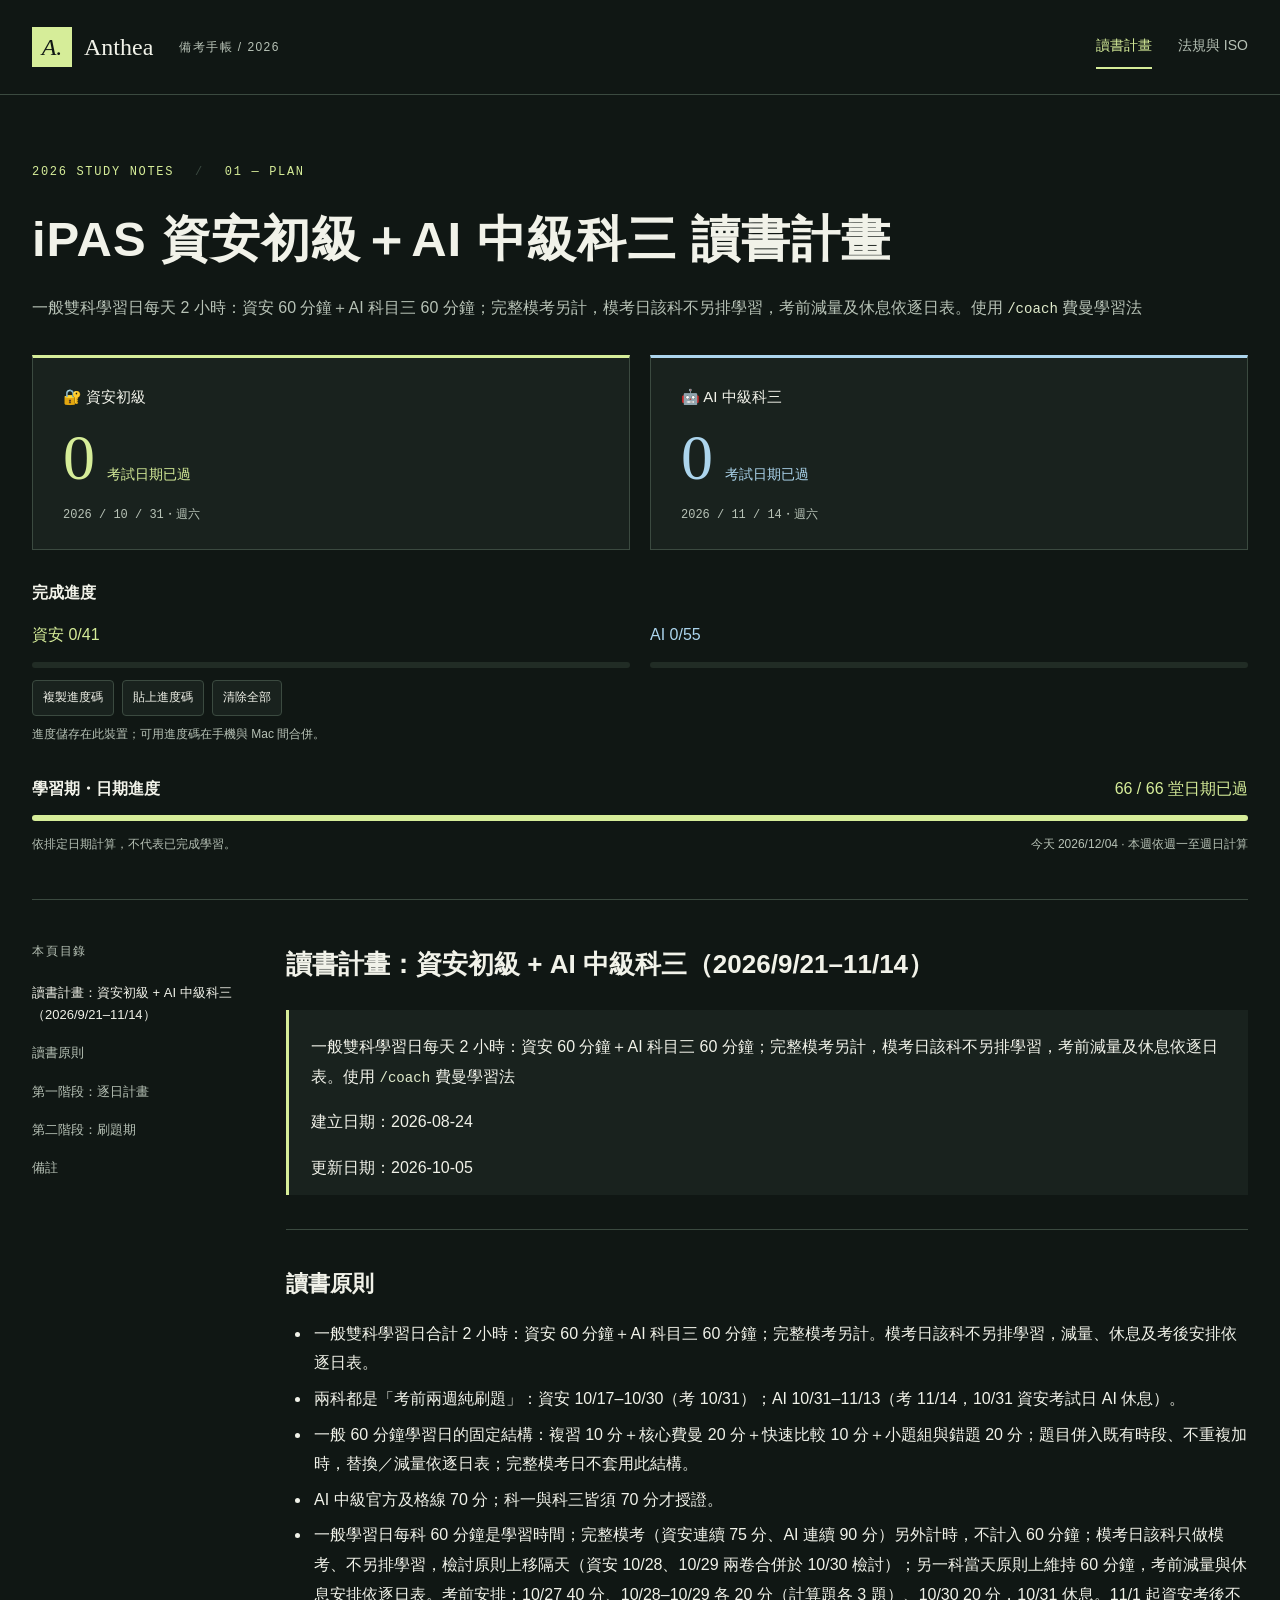
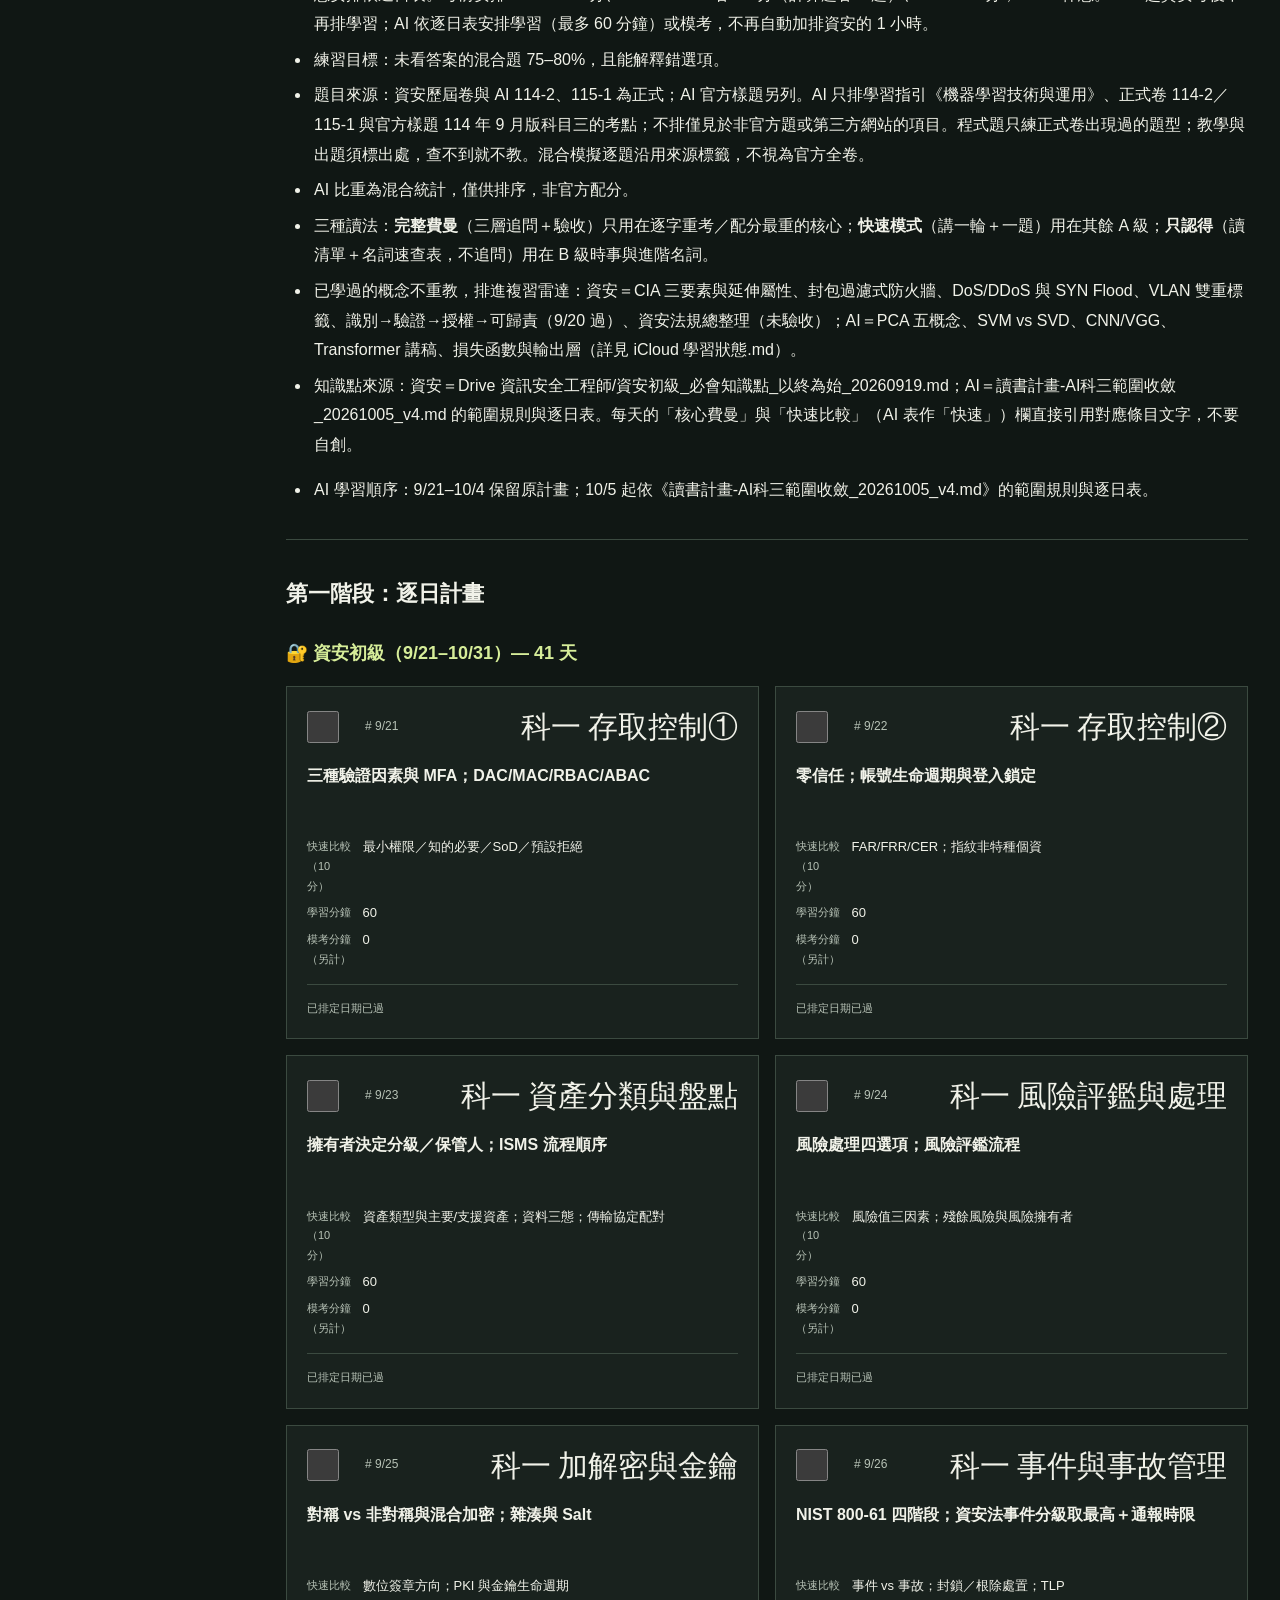
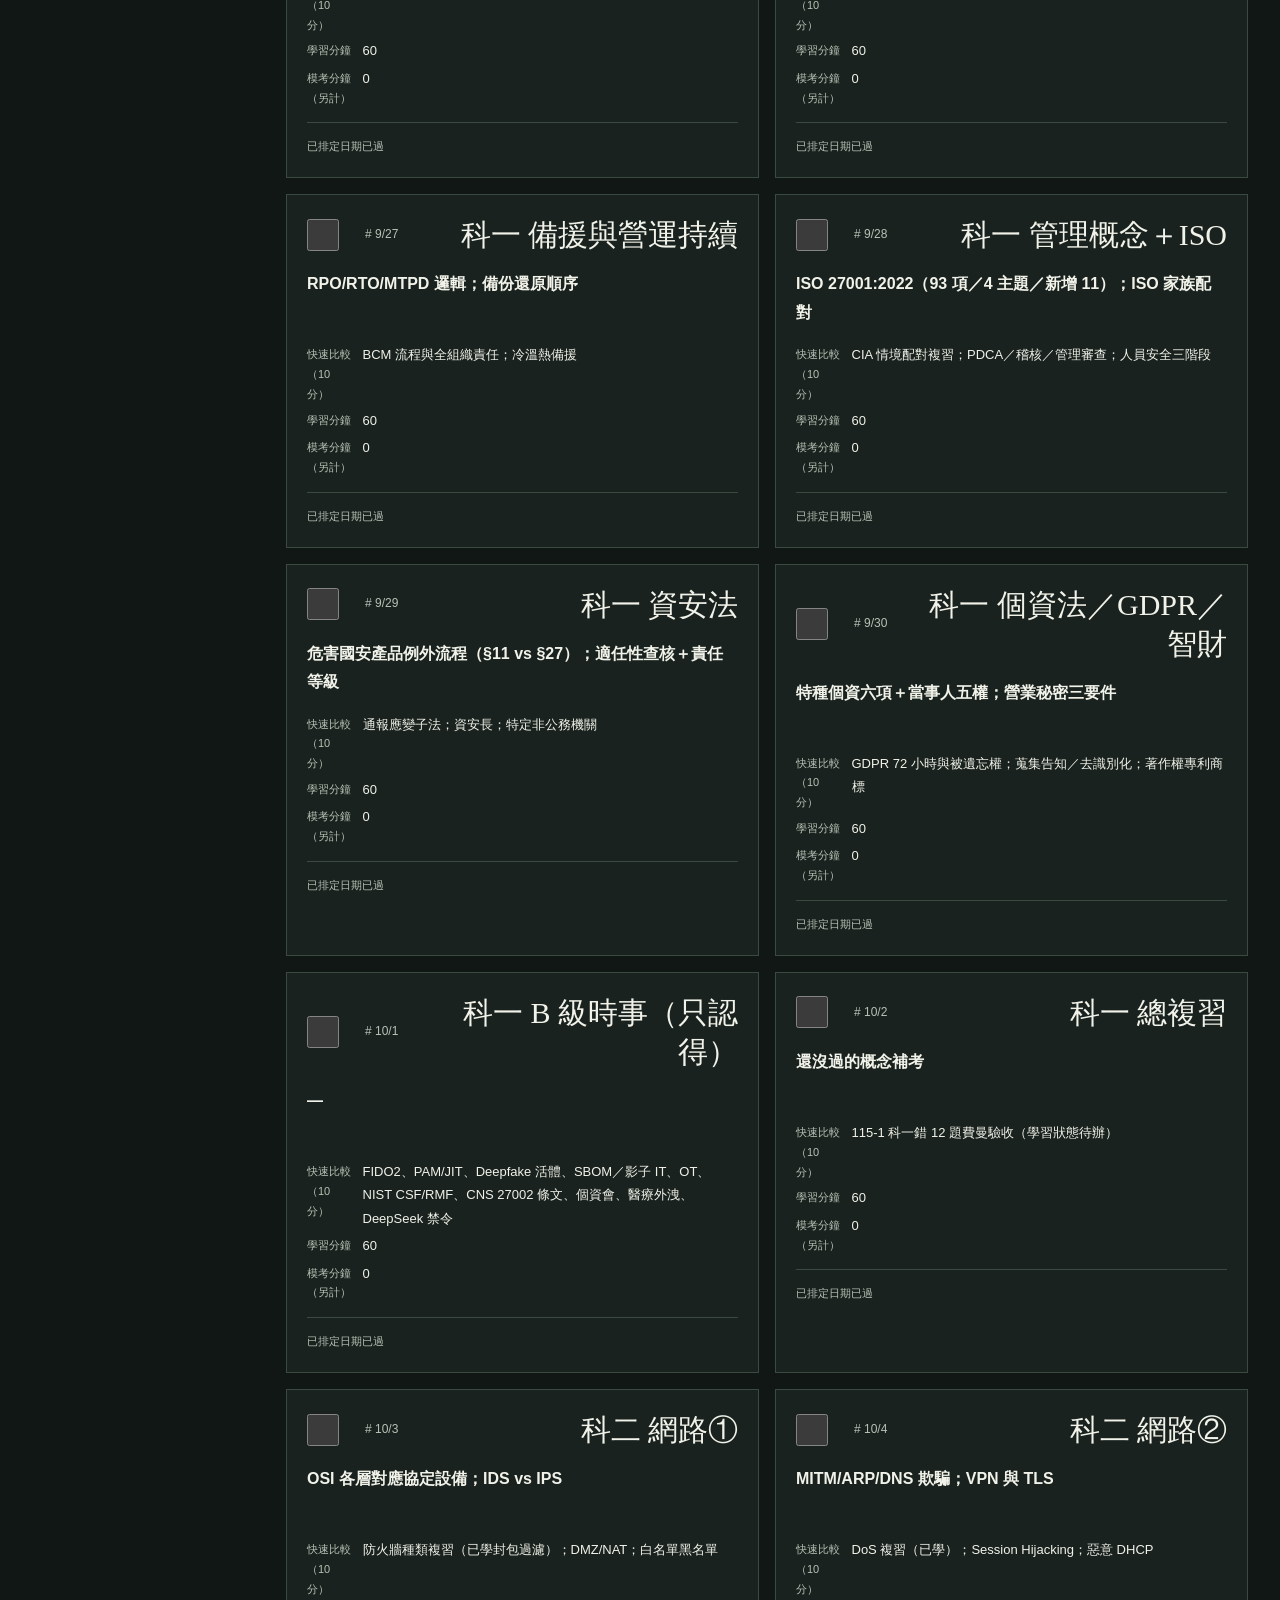
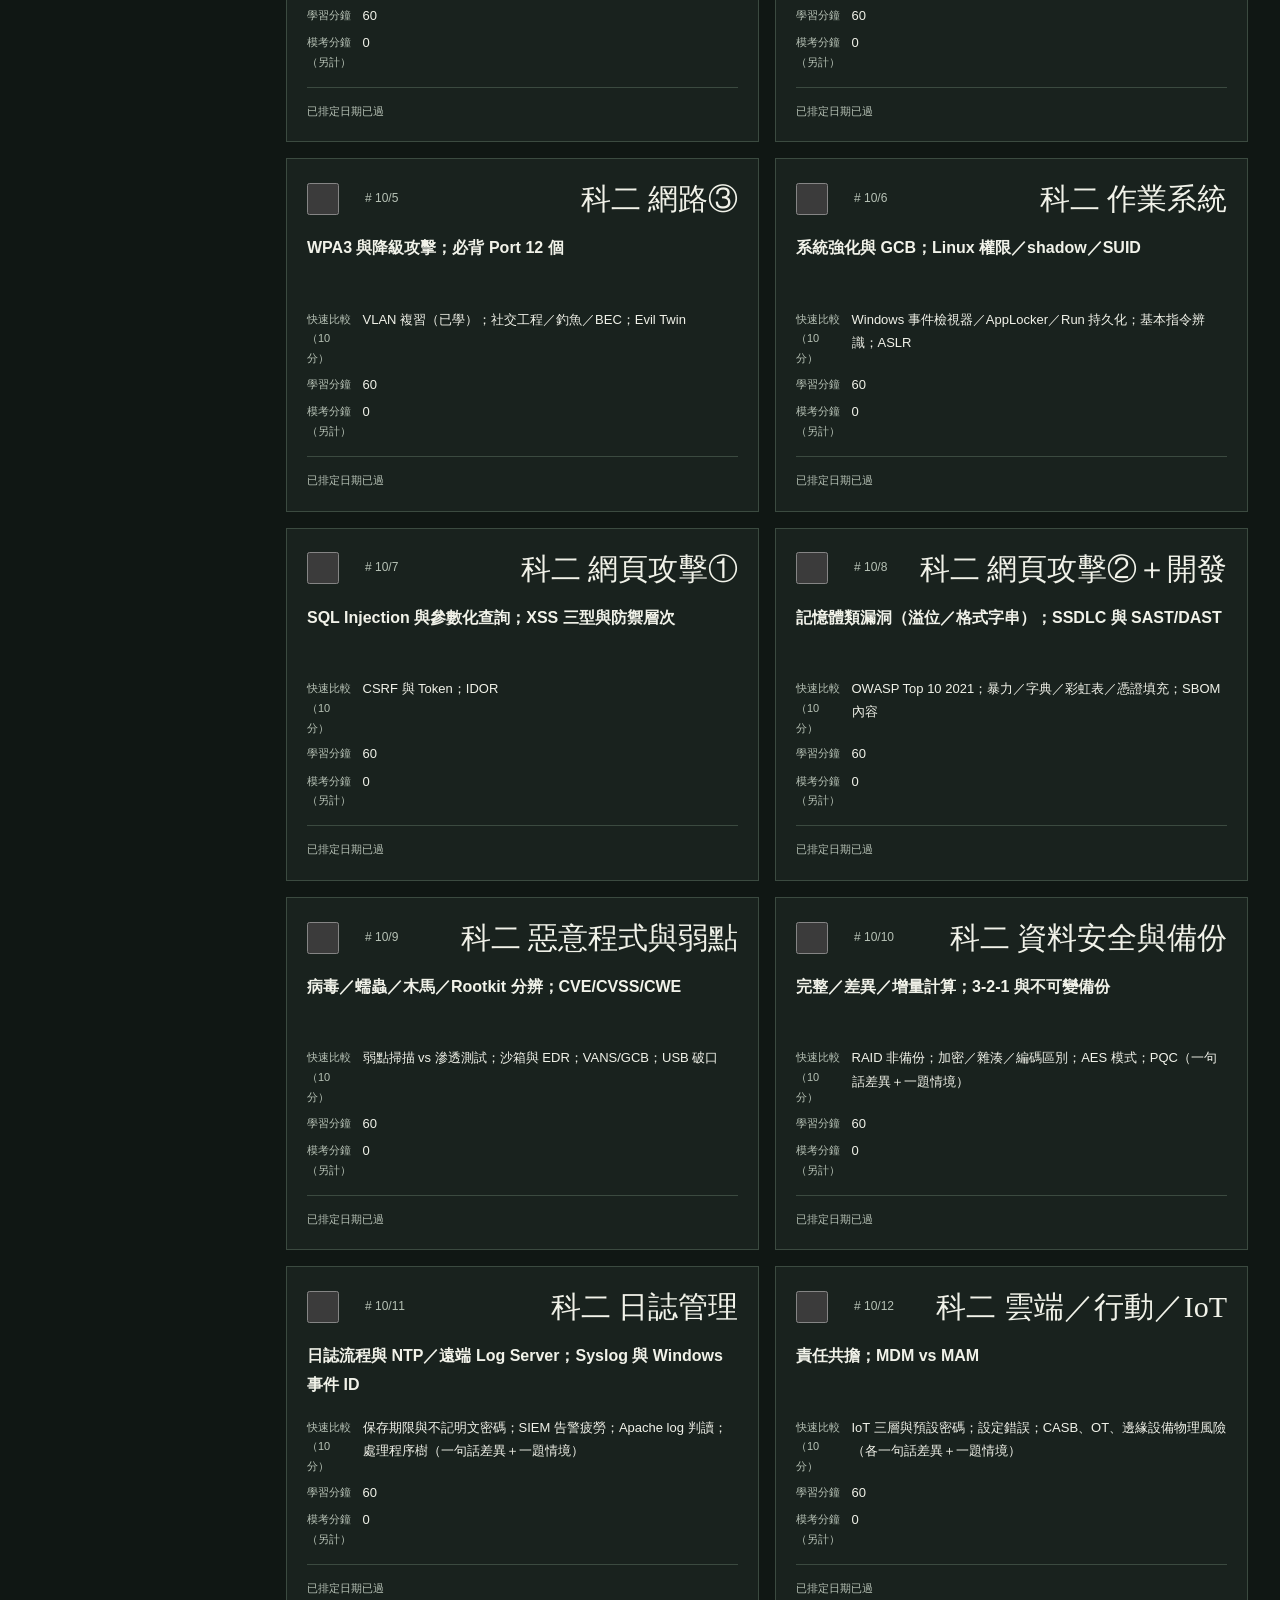
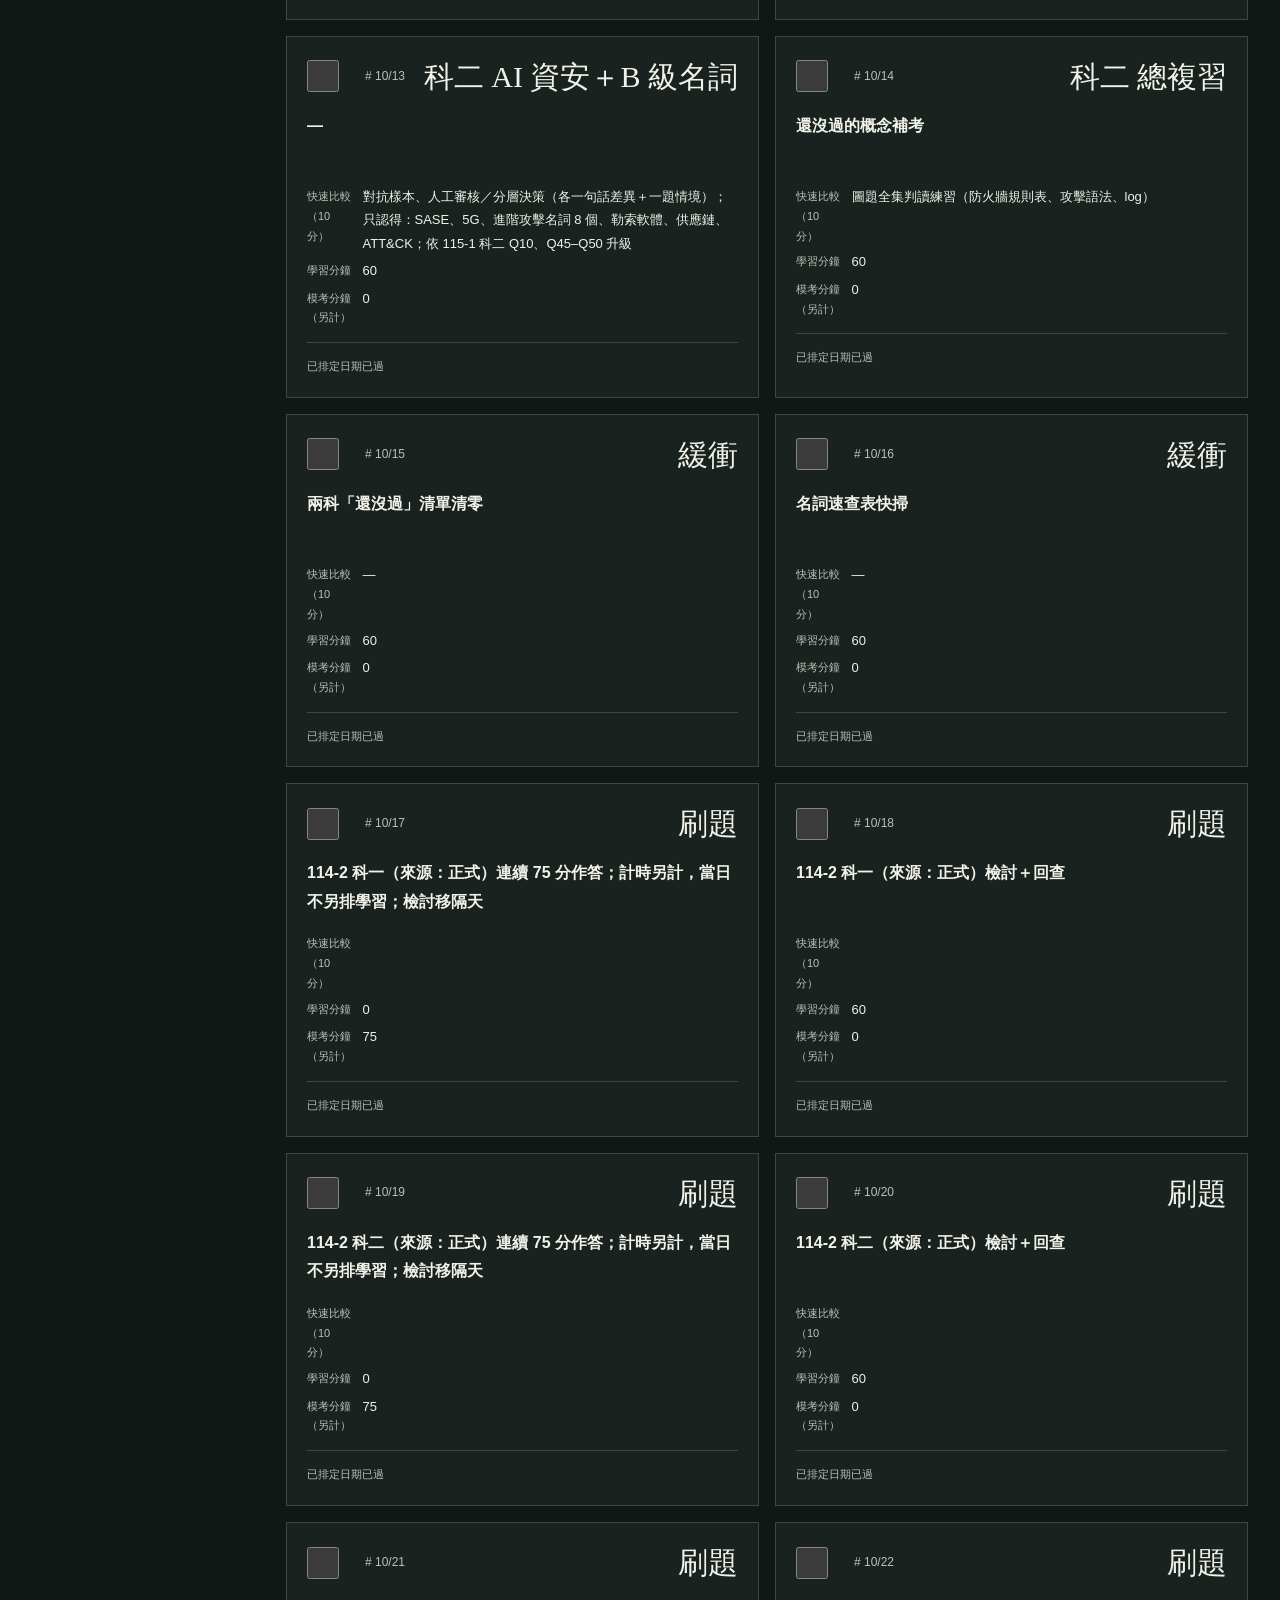
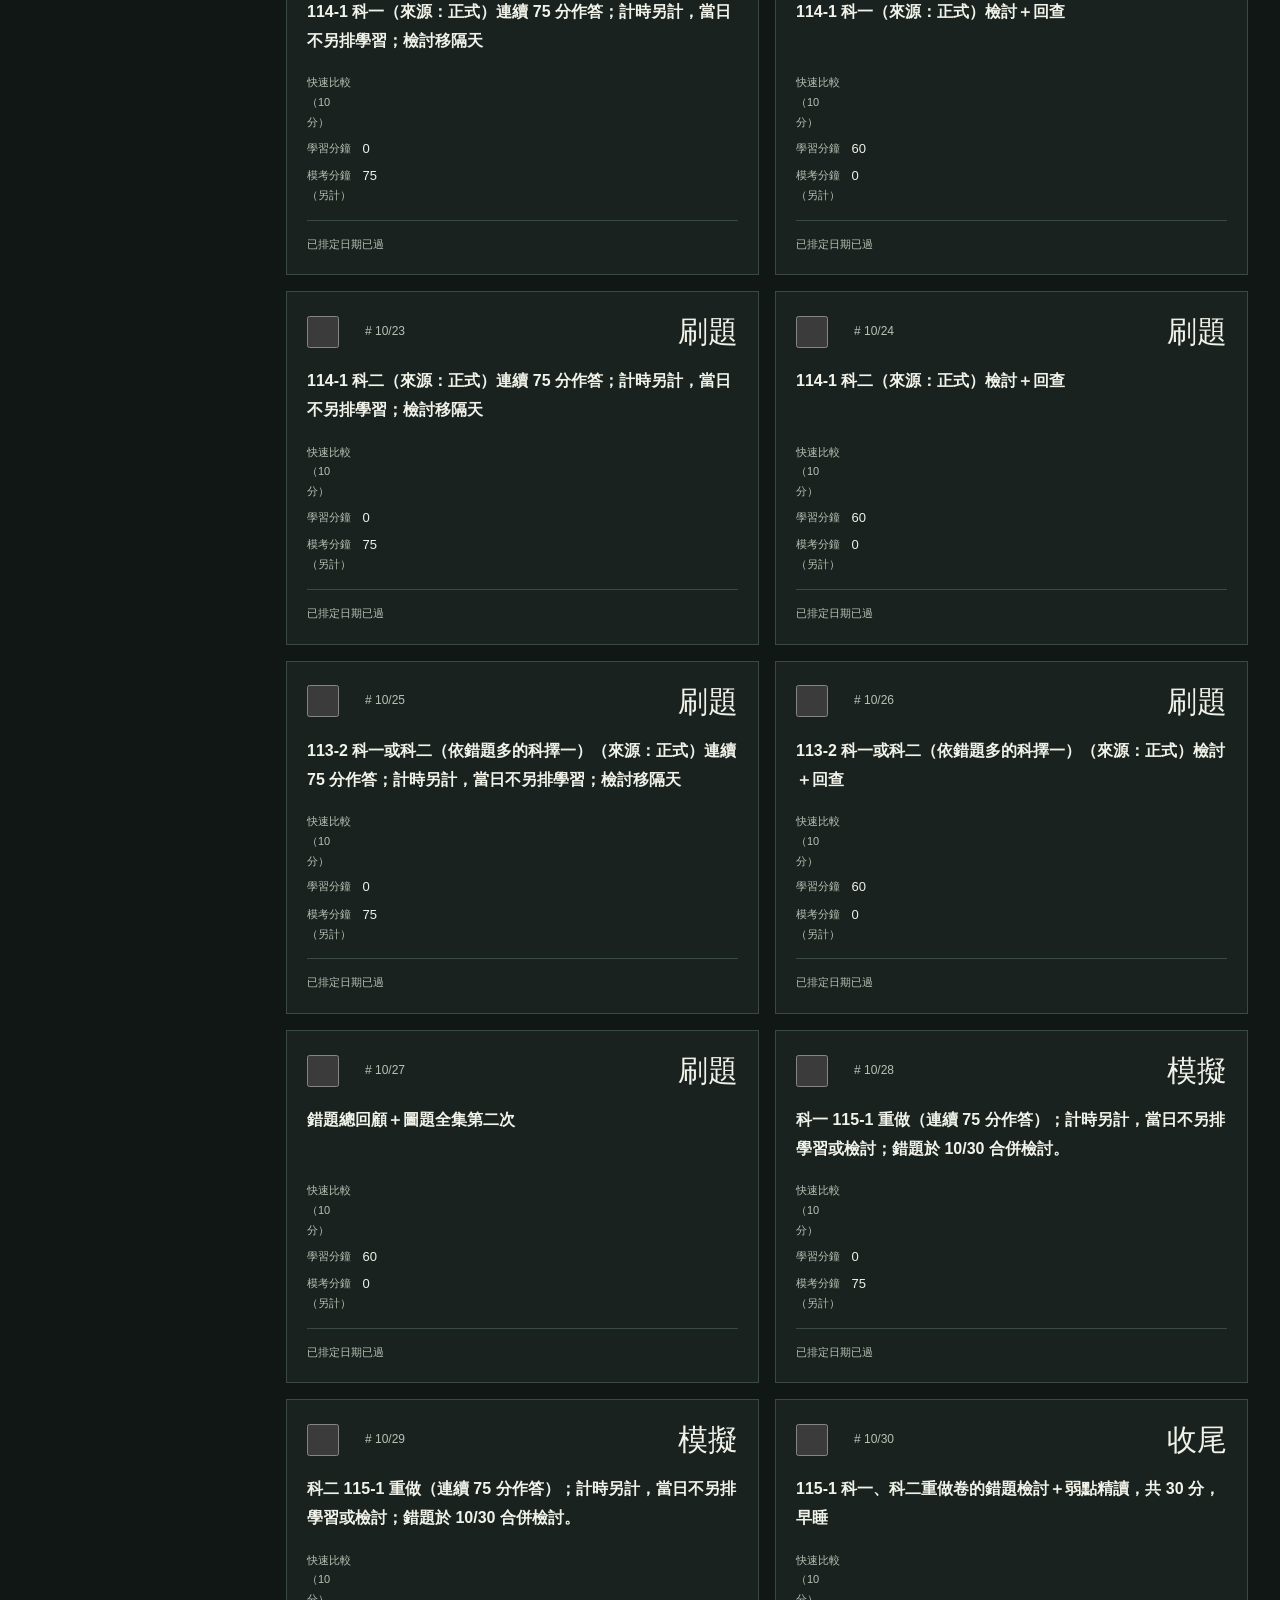
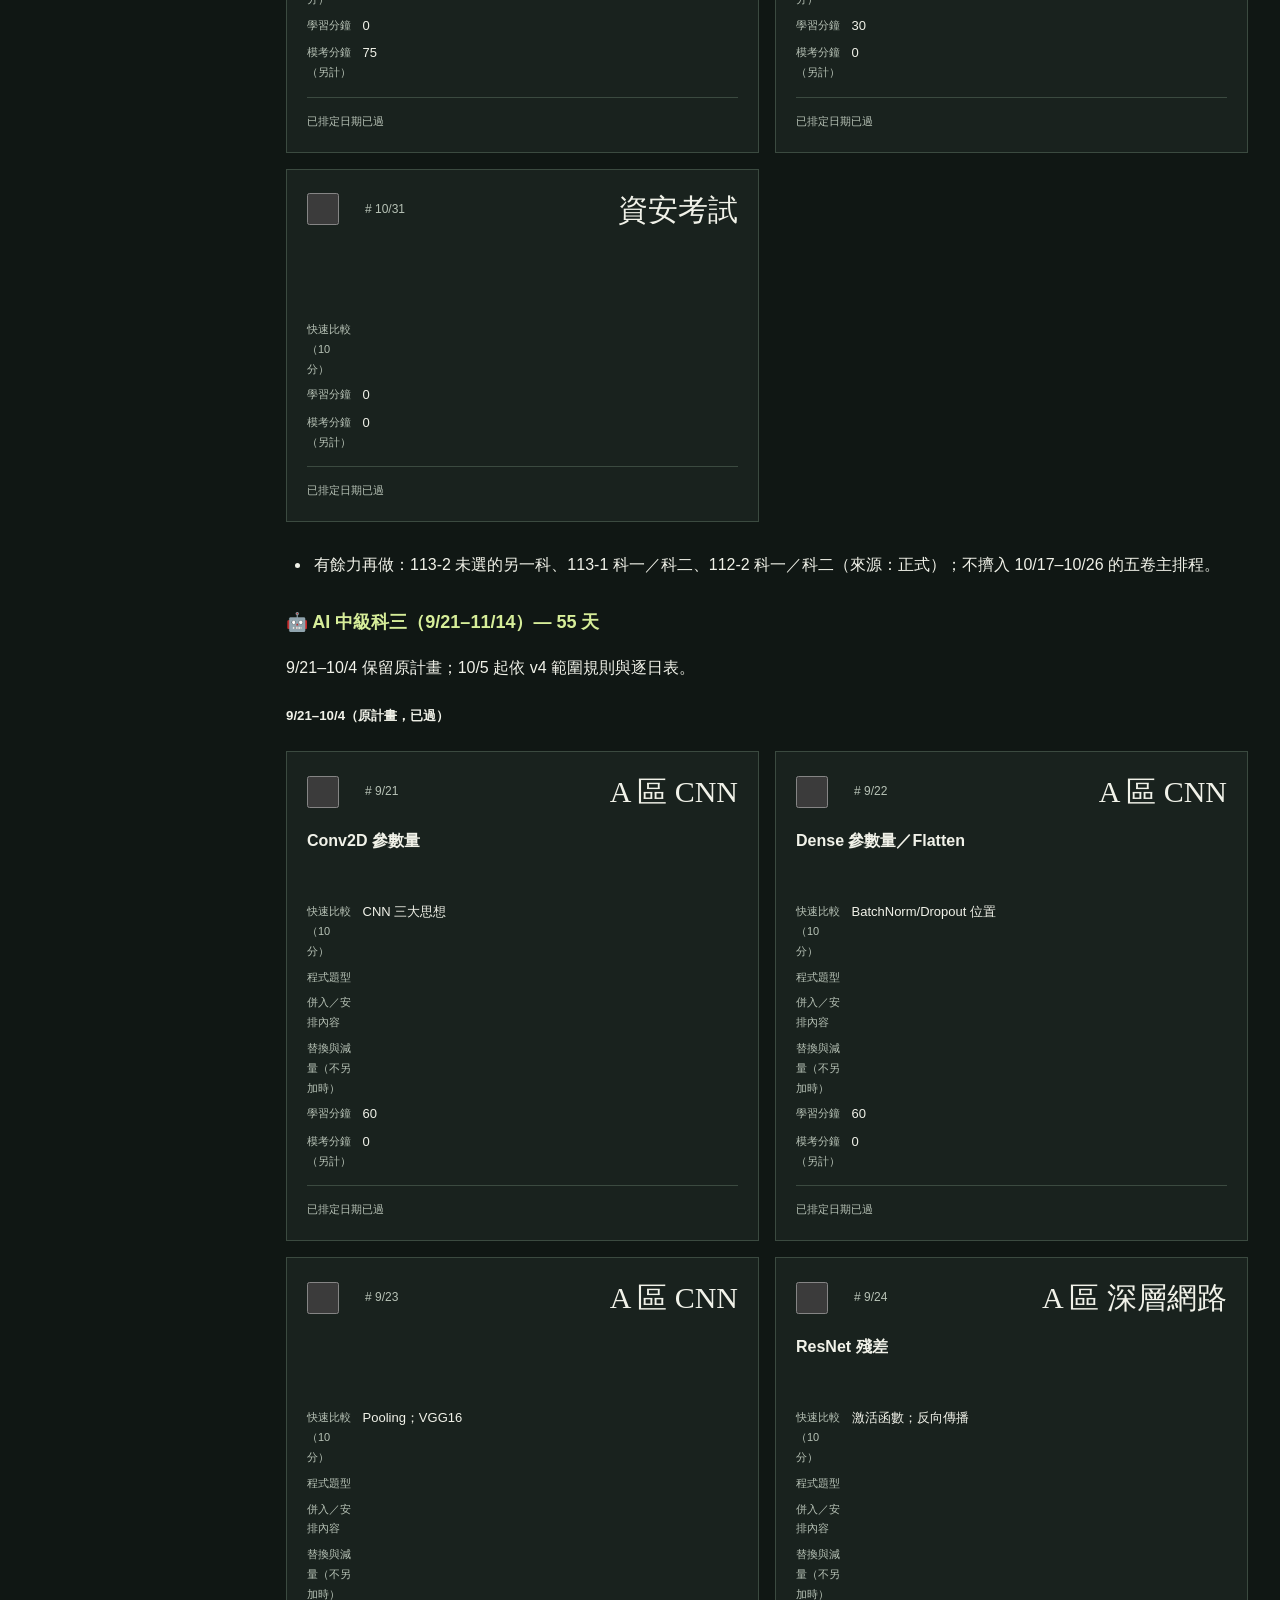
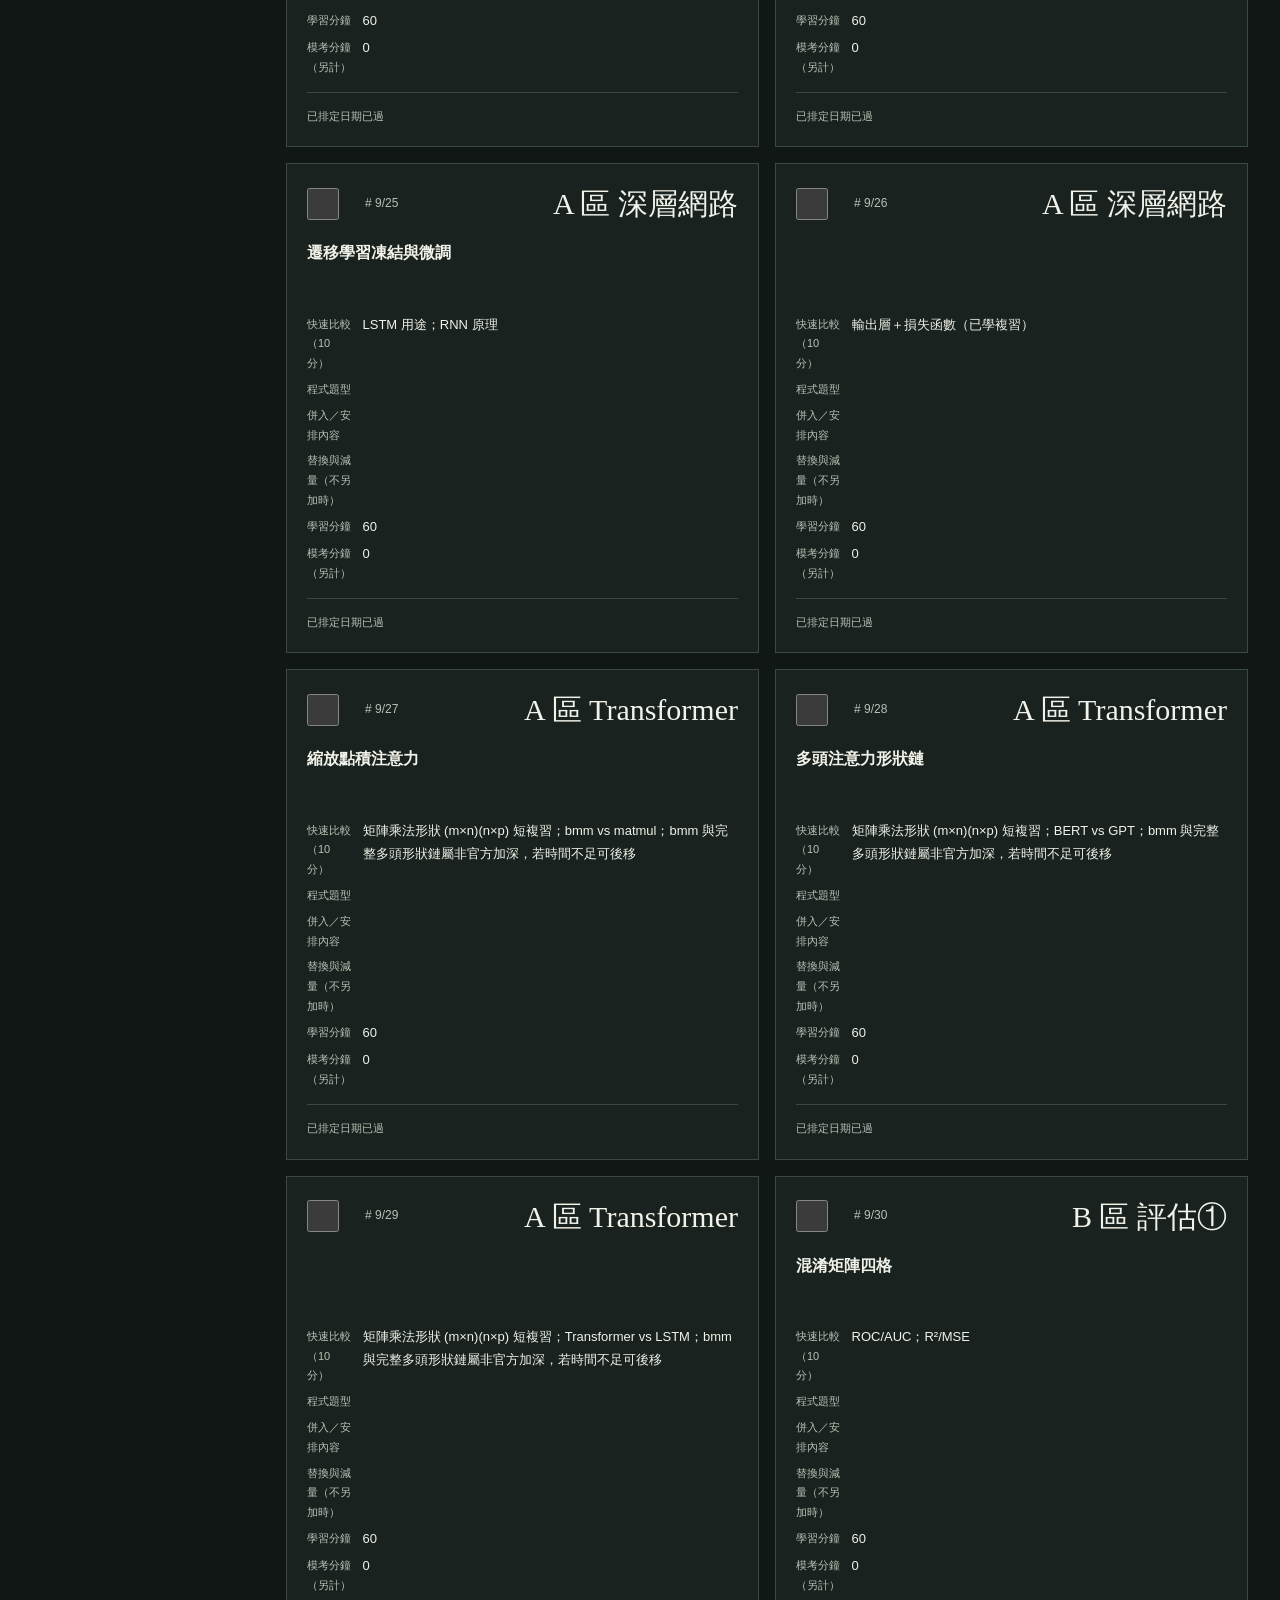
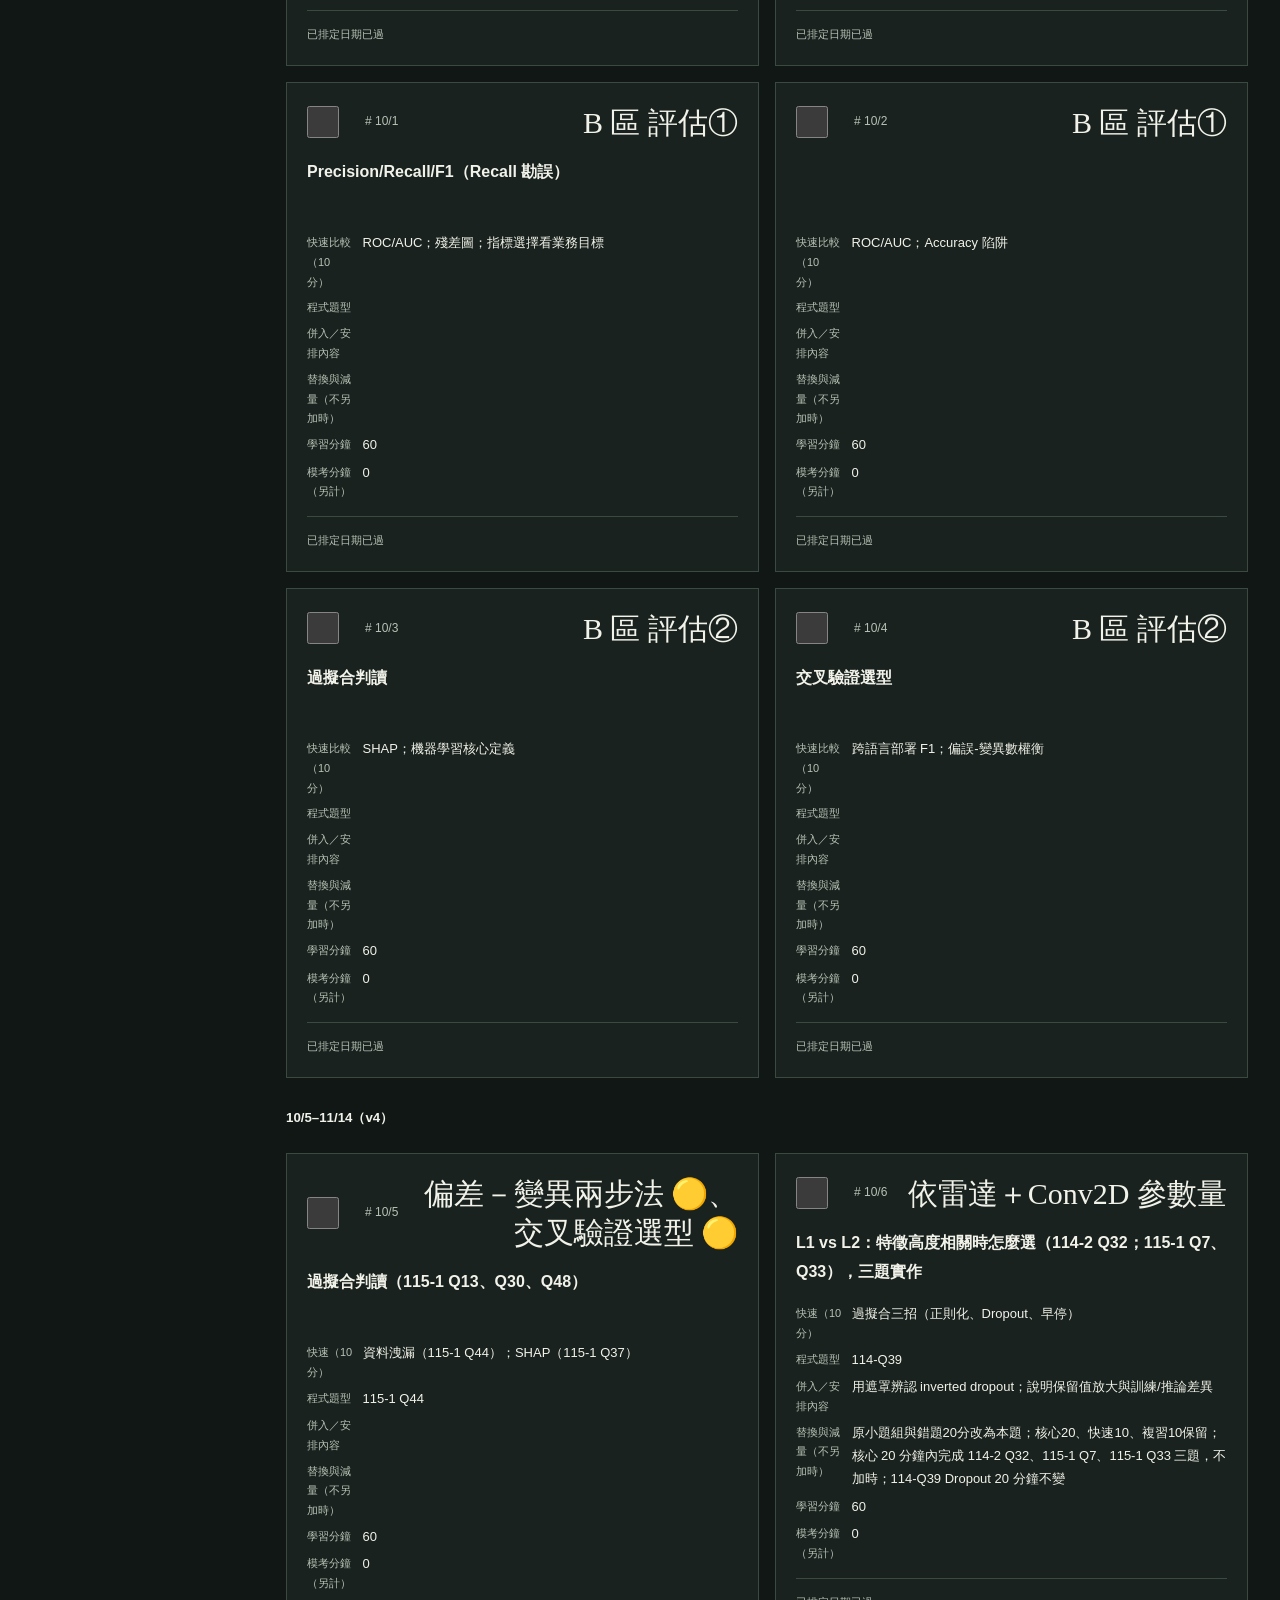
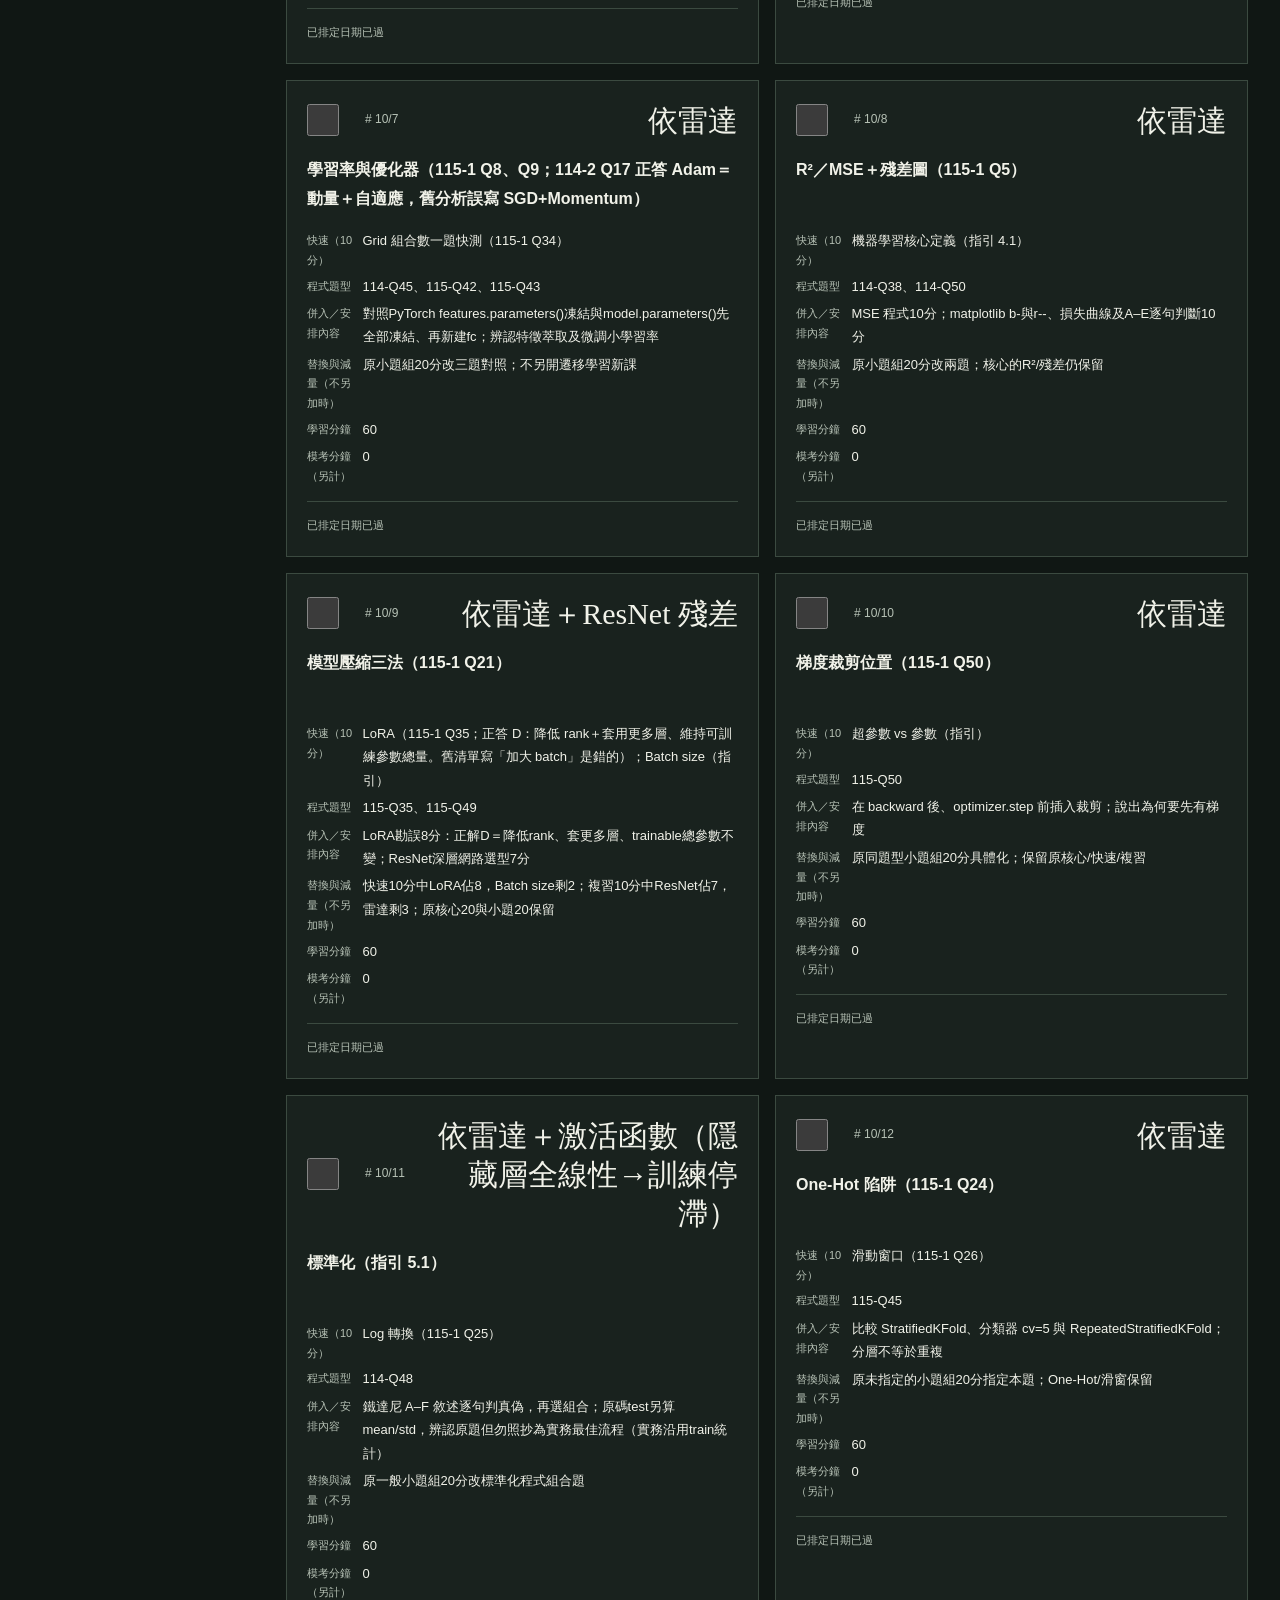
<file: index.html>
<!doctype html>
<html lang="zh-Hant">
<head>
<meta charset="utf-8">
<meta name="viewport" content="width=device-width, initial-scale=1">
<meta name="color-scheme" content="dark">
<meta name="description" content="iPAS 資安初級＋AI 中級科三 讀書計畫；完整保留 Obsidian 學習筆記與待確認紀錄。">
<title>iPAS 資安初級＋AI 中級科三 讀書計畫</title>
<link rel="icon" href="data:,">
<link rel="stylesheet" href="styles.css">
<script src="app.js" defer></script>
</head>
<body class="plan">
<a class="skip-link" href="#main">跳至主要內容</a>
<header class="site-header"><div class="header-inner">
<a class="brand" href="index.html"><span class="brand-mark" aria-hidden="true">A.</span> Anthea<span class="brand-note">備考手帳 / 2026</span></a>
<nav aria-label="主要導覽"><a href="index.html" aria-current="page">讀書計畫</a><a href="regulations.html" >法規與 ISO</a></nav>
</div></header>
<main id="main">
<section class="hero"><p class="eyebrow">2026 STUDY NOTES <span aria-hidden="true">/</span> 01 — PLAN</p>
<h1>iPAS 資安初級＋AI 中級科三 讀書計畫</h1><p class="hero-intro">一般雙科學習日每天 2 小時：資安 60 分鐘＋AI 科目三 60 分鐘；完整模考另計，模考日該科不另排學習，考前減量及休息依逐日表。使用 <code>/coach</code> 費曼學習法</p>
<div class="countdown-grid">
<section class="countdown security"><p class="card-label">🔐 資安初級</p><p class="countdown-value"><strong data-countdown="2026-10-31">—</strong><span data-countdown-label>天後考試</span></p><p class="exam-date">2026 / 10 / 31・週六</p></section>
<section class="countdown ai"><p class="card-label">🤖 AI 中級科三</p><p class="countdown-value"><strong data-countdown="2026-11-14">—</strong><span data-countdown-label>天後考試</span></p><p class="exam-date">2026 / 11 / 14・週六</p></section>
</div>
<section class="progress-panel completion-panel" aria-labelledby="completion-title">
<div class="progress-heading"><h2 id="completion-title">完成進度</h2></div>
<div class="completion-grid">
<div><span id="completion-security-count">資安 0/41</span><progress id="completion-security-progress" max="41" value="0" aria-labelledby="completion-security-count"></progress></div>
<div><span id="completion-ai-count">AI 0/55</span><progress id="completion-ai-progress" max="55" value="0" aria-labelledby="completion-ai-count"></progress></div>
</div>
<div class="completion-actions"><button type="button" id="copy-progress" disabled>複製進度碼</button><button type="button" id="paste-progress" disabled>貼上進度碼</button><button type="button" id="clear-progress" disabled>清除全部</button></div>
<p id="completion-status" class="progress-caption" role="status">進度儲存在此裝置；可用進度碼在手機與 Mac 間合併。</p>
</section>
<section class="progress-panel" aria-labelledby="progress-title"><div class="progress-heading"><h2 id="progress-title">學習期・日期進度</h2><span id="progress-count">— / 66 堂</span></div>
<progress id="schedule-progress" max="66" value="0" aria-labelledby="progress-title"></progress>
<div class="progress-caption"><p>依排定日期計算，不代表已完成學習。</p><p id="today-label">日期狀態於啟用 JavaScript 後顯示</p></div></section>
<noscript><p class="notice">JavaScript 未啟用：倒數、日期狀態與進度不計算；完整課表仍可閱讀。</p></noscript></section>
<div class="reading-layout"><aside class="page-toc"><nav aria-label="頁內目錄"><p class="toc-label">本頁目錄</p><a href="#plan-s1" class="toc-level-2">讀書計畫：資安初級 + AI 中級科三（2026/9/21–11/14）</a>
<a href="#plan-s2" class="toc-level-3">讀書原則</a>
<a href="#plan-s3" class="toc-level-3">第一階段：逐日計畫</a>
<a href="#plan-s8" class="toc-level-3">第二階段：刷題期</a>
<a href="#plan-s9" class="toc-level-3">備註</a></nav></aside>
<div class="reading-content">
<h2 id="plan-s1">讀書計畫：資安初級 + AI 中級科三（2026/9/21–11/14）</h2>
<blockquote>
<p>一般雙科學習日每天 2 小時：資安 60 分鐘＋AI 科目三 60 分鐘；完整模考另計，模考日該科不另排學習，考前減量及休息依逐日表。使用 <code>/coach</code> 費曼學習法</p>
<p>建立日期：2026-08-24</p>
<p>更新日期：2026-10-05</p>
</blockquote>
<hr>
<h3 id="plan-s2">讀書原則</h3>
<ul>
<li>一般雙科學習日合計 2 小時：資安 60 分鐘＋AI 科目三 60 分鐘；完整模考另計。模考日該科不另排學習，減量、休息及考後安排依逐日表。</li>
<li>兩科都是「考前兩週純刷題」：資安 10/17–10/30（考 10/31）；AI 10/31–11/13（考 11/14，10/31 資安考試日 AI 休息）。</li>
<li>一般 60 分鐘學習日的固定結構：複習 10 分＋核心費曼 20 分＋快速比較 10 分＋小題組與錯題 20 分；題目併入既有時段、不重複加時，替換／減量依逐日表；完整模考日不套用此結構。</li>
<li>AI 中級官方及格線 70 分；科一與科三皆須 70 分才授證。</li>
<li>一般學習日每科 60 分鐘是學習時間；完整模考（資安連續 75 分、AI 連續 90 分）另外計時，不計入 60 分鐘；模考日該科只做模考、不另排學習，檢討原則上移隔天（資安 10/28、10/29 兩卷合併於 10/30 檢討）；另一科當天原則上維持 60 分鐘，考前減量與休息安排依逐日表。考前安排：10/27 40 分、10/28–10/29 各 20 分（計算題各 3 題）、10/30 20 分，10/31 休息。11/1 起資安考後不再排學習；AI 依逐日表安排學習（最多 60 分鐘）或模考，不再自動加排資安的 1 小時。</li>
<li>練習目標：未看答案的混合題 75–80%，且能解釋錯選項。</li>
<li>題目來源：資安歷屆卷與 AI 114-2、115-1 為正式；AI 官方樣題另列。AI 只排學習指引《機器學習技術與運用》、正式卷 114-2／115-1 與官方樣題 114 年 9 月版科目三的考點；不排僅見於非官方題或第三方網站的項目。程式題只練正式卷出現過的題型；教學與出題須標出處，查不到就不教。混合模擬逐題沿用來源標籤，不視為官方全卷。</li>
<li>AI 比重為混合統計，僅供排序，非官方配分。</li>
<li>三種讀法：<strong>完整費曼</strong>（三層追問＋驗收）只用在逐字重考／配分最重的核心；<strong>快速模式</strong>（講一輪＋一題）用在其餘 A 級；<strong>只認得</strong>（讀清單＋名詞速查表，不追問）用在 B 級時事與進階名詞。</li>
<li>已學過的概念不重教，排進複習雷達：資安＝CIA 三要素與延伸屬性、封包過濾式防火牆、DoS/DDoS 與 SYN Flood、VLAN 雙重標籤、識別→驗證→授權→可歸責（9/20 過）、資安法規總整理（未驗收）；AI＝PCA 五概念、SVM vs SVD、CNN/VGG、Transformer 講稿、損失函數與輸出層（詳見 iCloud 學習狀態.md）。</li>
<li>知識點來源：資安＝Drive 資訊安全工程師/資安初級_必會知識點_以終為始_20260919.md；AI＝讀書計畫-AI科三範圍收斂_20261005_v4.md 的範圍規則與逐日表。每天的「核心費曼」與「快速比較」（AI 表作「快速」）欄直接引用對應條目文字，不要自創。</li>
</ul>
<ul>
<li>AI 學習順序：9/21–10/4 保留原計畫；10/5 起依《讀書計畫-AI科三範圍收斂_20261005_v4.md》的範圍規則與逐日表。</li>
</ul>
<hr>
<h3 id="plan-s3">第一階段：逐日計畫</h3>
<h4 id="plan-s4">🔐 資安初級（9/21–10/31）— 41 天</h4>
<div class="table-scroll" role="region" tabindex="0" aria-label="🔐 資安初級（9/21–10/31）— 41 天">
<table class="lesson-table">
<thead><tr>
<th scope="col">完成</th>
<th scope="col">日期</th>
<th scope="col">範圍</th>
<th scope="col">核心費曼（20 分）</th>
<th scope="col">快速比較（10 分）</th>
<th scope="col">學習分鐘</th>
<th scope="col">模考分鐘（另計）</th>
<th scope="col">日期狀態</th>
</tr></thead>
<tbody>
<tr data-date="2026-09-21" data-kind="lesson" data-schedule="security">
<th scope="row" class="completion-cell"><input type="checkbox" data-completion-key="ipas:completed:security:2026-09-21" aria-label="資安 2026-09-21 完成" disabled></th>
<td data-label="日期">9/21</td>
<td data-label="範圍">科一 存取控制①</td>
<td data-label="核心費曼（20 分）">三種驗證因素與 MFA；DAC/MAC/RBAC/ABAC</td>
<td data-label="快速比較（10 分）">最小權限／知的必要／SoD／預設拒絕</td>
<td data-label="學習分鐘">60</td>
<td data-label="模考分鐘（另計）">0</td>
<td class="date-status" data-label="日期狀態">已排定</td>
</tr>
<tr data-date="2026-09-22" data-kind="lesson" data-schedule="security">
<th scope="row" class="completion-cell"><input type="checkbox" data-completion-key="ipas:completed:security:2026-09-22" aria-label="資安 2026-09-22 完成" disabled></th>
<td data-label="日期">9/22</td>
<td data-label="範圍">科一 存取控制②</td>
<td data-label="核心費曼（20 分）">零信任；帳號生命週期與登入鎖定</td>
<td data-label="快速比較（10 分）">FAR/FRR/CER；指紋非特種個資</td>
<td data-label="學習分鐘">60</td>
<td data-label="模考分鐘（另計）">0</td>
<td class="date-status" data-label="日期狀態">已排定</td>
</tr>
<tr data-date="2026-09-23" data-kind="lesson" data-schedule="security">
<th scope="row" class="completion-cell"><input type="checkbox" data-completion-key="ipas:completed:security:2026-09-23" aria-label="資安 2026-09-23 完成" disabled></th>
<td data-label="日期">9/23</td>
<td data-label="範圍">科一 資產分類與盤點</td>
<td data-label="核心費曼（20 分）">擁有者決定分級／保管人；ISMS 流程順序</td>
<td data-label="快速比較（10 分）">資產類型與主要/支援資產；資料三態；傳輸協定配對</td>
<td data-label="學習分鐘">60</td>
<td data-label="模考分鐘（另計）">0</td>
<td class="date-status" data-label="日期狀態">已排定</td>
</tr>
<tr data-date="2026-09-24" data-kind="lesson" data-schedule="security">
<th scope="row" class="completion-cell"><input type="checkbox" data-completion-key="ipas:completed:security:2026-09-24" aria-label="資安 2026-09-24 完成" disabled></th>
<td data-label="日期">9/24</td>
<td data-label="範圍">科一 風險評鑑與處理</td>
<td data-label="核心費曼（20 分）">風險處理四選項；風險評鑑流程</td>
<td data-label="快速比較（10 分）">風險值三因素；殘餘風險與風險擁有者</td>
<td data-label="學習分鐘">60</td>
<td data-label="模考分鐘（另計）">0</td>
<td class="date-status" data-label="日期狀態">已排定</td>
</tr>
<tr data-date="2026-09-25" data-kind="lesson" data-schedule="security">
<th scope="row" class="completion-cell"><input type="checkbox" data-completion-key="ipas:completed:security:2026-09-25" aria-label="資安 2026-09-25 完成" disabled></th>
<td data-label="日期">9/25</td>
<td data-label="範圍">科一 加解密與金鑰</td>
<td data-label="核心費曼（20 分）">對稱 vs 非對稱與混合加密；雜湊與 Salt</td>
<td data-label="快速比較（10 分）">數位簽章方向；PKI 與金鑰生命週期</td>
<td data-label="學習分鐘">60</td>
<td data-label="模考分鐘（另計）">0</td>
<td class="date-status" data-label="日期狀態">已排定</td>
</tr>
<tr data-date="2026-09-26" data-kind="lesson" data-schedule="security">
<th scope="row" class="completion-cell"><input type="checkbox" data-completion-key="ipas:completed:security:2026-09-26" aria-label="資安 2026-09-26 完成" disabled></th>
<td data-label="日期">9/26</td>
<td data-label="範圍">科一 事件與事故管理</td>
<td data-label="核心費曼（20 分）">NIST 800-61 四階段；資安法事件分級取最高＋通報時限</td>
<td data-label="快速比較（10 分）">事件 vs 事故；封鎖／根除處置；TLP</td>
<td data-label="學習分鐘">60</td>
<td data-label="模考分鐘（另計）">0</td>
<td class="date-status" data-label="日期狀態">已排定</td>
</tr>
<tr data-date="2026-09-27" data-kind="lesson" data-schedule="security">
<th scope="row" class="completion-cell"><input type="checkbox" data-completion-key="ipas:completed:security:2026-09-27" aria-label="資安 2026-09-27 完成" disabled></th>
<td data-label="日期">9/27</td>
<td data-label="範圍">科一 備援與營運持續</td>
<td data-label="核心費曼（20 分）">RPO/RTO/MTPD 邏輯；備份還原順序</td>
<td data-label="快速比較（10 分）">BCM 流程與全組織責任；冷溫熱備援</td>
<td data-label="學習分鐘">60</td>
<td data-label="模考分鐘（另計）">0</td>
<td class="date-status" data-label="日期狀態">已排定</td>
</tr>
<tr data-date="2026-09-28" data-kind="lesson" data-schedule="security">
<th scope="row" class="completion-cell"><input type="checkbox" data-completion-key="ipas:completed:security:2026-09-28" aria-label="資安 2026-09-28 完成" disabled></th>
<td data-label="日期">9/28</td>
<td data-label="範圍">科一 管理概念＋ISO</td>
<td data-label="核心費曼（20 分）">ISO 27001:2022（93 項／4 主題／新增 11）；ISO 家族配對</td>
<td data-label="快速比較（10 分）">CIA 情境配對複習；PDCA／稽核／管理審查；人員安全三階段</td>
<td data-label="學習分鐘">60</td>
<td data-label="模考分鐘（另計）">0</td>
<td class="date-status" data-label="日期狀態">已排定</td>
</tr>
<tr data-date="2026-09-29" data-kind="lesson" data-schedule="security">
<th scope="row" class="completion-cell"><input type="checkbox" data-completion-key="ipas:completed:security:2026-09-29" aria-label="資安 2026-09-29 完成" disabled></th>
<td data-label="日期">9/29</td>
<td data-label="範圍">科一 資安法</td>
<td data-label="核心費曼（20 分）">危害國安產品例外流程（§11 vs §27）；適任性查核＋責任等級</td>
<td data-label="快速比較（10 分）">通報應變子法；資安長；特定非公務機關</td>
<td data-label="學習分鐘">60</td>
<td data-label="模考分鐘（另計）">0</td>
<td class="date-status" data-label="日期狀態">已排定</td>
</tr>
<tr data-date="2026-09-30" data-kind="lesson" data-schedule="security">
<th scope="row" class="completion-cell"><input type="checkbox" data-completion-key="ipas:completed:security:2026-09-30" aria-label="資安 2026-09-30 完成" disabled></th>
<td data-label="日期">9/30</td>
<td data-label="範圍">科一 個資法／GDPR／智財</td>
<td data-label="核心費曼（20 分）">特種個資六項＋當事人五權；營業秘密三要件</td>
<td data-label="快速比較（10 分）">GDPR 72 小時與被遺忘權；蒐集告知／去識別化；著作權專利商標</td>
<td data-label="學習分鐘">60</td>
<td data-label="模考分鐘（另計）">0</td>
<td class="date-status" data-label="日期狀態">已排定</td>
</tr>
<tr data-date="2026-10-01" data-kind="lesson" data-schedule="security">
<th scope="row" class="completion-cell"><input type="checkbox" data-completion-key="ipas:completed:security:2026-10-01" aria-label="資安 2026-10-01 完成" disabled></th>
<td data-label="日期">10/1</td>
<td data-label="範圍">科一 B 級時事（只認得）</td>
<td data-label="核心費曼（20 分）">—</td>
<td data-label="快速比較（10 分）">FIDO2、PAM/JIT、Deepfake 活體、SBOM／影子 IT、OT、NIST CSF/RMF、CNS 27002 條文、個資會、醫療外洩、DeepSeek 禁令</td>
<td data-label="學習分鐘">60</td>
<td data-label="模考分鐘（另計）">0</td>
<td class="date-status" data-label="日期狀態">已排定</td>
</tr>
<tr data-date="2026-10-02" data-kind="lesson" data-schedule="security">
<th scope="row" class="completion-cell"><input type="checkbox" data-completion-key="ipas:completed:security:2026-10-02" aria-label="資安 2026-10-02 完成" disabled></th>
<td data-label="日期">10/2</td>
<td data-label="範圍">科一 總複習</td>
<td data-label="核心費曼（20 分）">還沒過的概念補考</td>
<td data-label="快速比較（10 分）">115-1 科一錯 12 題費曼驗收（學習狀態待辦）</td>
<td data-label="學習分鐘">60</td>
<td data-label="模考分鐘（另計）">0</td>
<td class="date-status" data-label="日期狀態">已排定</td>
</tr>
<tr data-date="2026-10-03" data-kind="lesson" data-schedule="security">
<th scope="row" class="completion-cell"><input type="checkbox" data-completion-key="ipas:completed:security:2026-10-03" aria-label="資安 2026-10-03 完成" disabled></th>
<td data-label="日期">10/3</td>
<td data-label="範圍">科二 網路①</td>
<td data-label="核心費曼（20 分）">OSI 各層對應協定設備；IDS vs IPS</td>
<td data-label="快速比較（10 分）">防火牆種類複習（已學封包過濾）；DMZ/NAT；白名單黑名單</td>
<td data-label="學習分鐘">60</td>
<td data-label="模考分鐘（另計）">0</td>
<td class="date-status" data-label="日期狀態">已排定</td>
</tr>
<tr data-date="2026-10-04" data-kind="lesson" data-schedule="security">
<th scope="row" class="completion-cell"><input type="checkbox" data-completion-key="ipas:completed:security:2026-10-04" aria-label="資安 2026-10-04 完成" disabled></th>
<td data-label="日期">10/4</td>
<td data-label="範圍">科二 網路②</td>
<td data-label="核心費曼（20 分）">MITM/ARP/DNS 欺騙；VPN 與 TLS</td>
<td data-label="快速比較（10 分）">DoS 複習（已學）；Session Hijacking；惡意 DHCP</td>
<td data-label="學習分鐘">60</td>
<td data-label="模考分鐘（另計）">0</td>
<td class="date-status" data-label="日期狀態">已排定</td>
</tr>
<tr data-date="2026-10-05" data-kind="lesson" data-schedule="security">
<th scope="row" class="completion-cell"><input type="checkbox" data-completion-key="ipas:completed:security:2026-10-05" aria-label="資安 2026-10-05 完成" disabled></th>
<td data-label="日期">10/5</td>
<td data-label="範圍">科二 網路③</td>
<td data-label="核心費曼（20 分）">WPA3 與降級攻擊；必背 Port 12 個</td>
<td data-label="快速比較（10 分）">VLAN 複習（已學）；社交工程／釣魚／BEC；Evil Twin</td>
<td data-label="學習分鐘">60</td>
<td data-label="模考分鐘（另計）">0</td>
<td class="date-status" data-label="日期狀態">已排定</td>
</tr>
<tr data-date="2026-10-06" data-kind="lesson" data-schedule="security">
<th scope="row" class="completion-cell"><input type="checkbox" data-completion-key="ipas:completed:security:2026-10-06" aria-label="資安 2026-10-06 完成" disabled></th>
<td data-label="日期">10/6</td>
<td data-label="範圍">科二 作業系統</td>
<td data-label="核心費曼（20 分）">系統強化與 GCB；Linux 權限／shadow／SUID</td>
<td data-label="快速比較（10 分）">Windows 事件檢視器／AppLocker／Run 持久化；基本指令辨識；ASLR</td>
<td data-label="學習分鐘">60</td>
<td data-label="模考分鐘（另計）">0</td>
<td class="date-status" data-label="日期狀態">已排定</td>
</tr>
<tr data-date="2026-10-07" data-kind="lesson" data-schedule="security">
<th scope="row" class="completion-cell"><input type="checkbox" data-completion-key="ipas:completed:security:2026-10-07" aria-label="資安 2026-10-07 完成" disabled></th>
<td data-label="日期">10/7</td>
<td data-label="範圍">科二 網頁攻擊①</td>
<td data-label="核心費曼（20 分）">SQL Injection 與參數化查詢；XSS 三型與防禦層次</td>
<td data-label="快速比較（10 分）">CSRF 與 Token；IDOR</td>
<td data-label="學習分鐘">60</td>
<td data-label="模考分鐘（另計）">0</td>
<td class="date-status" data-label="日期狀態">已排定</td>
</tr>
<tr data-date="2026-10-08" data-kind="lesson" data-schedule="security">
<th scope="row" class="completion-cell"><input type="checkbox" data-completion-key="ipas:completed:security:2026-10-08" aria-label="資安 2026-10-08 完成" disabled></th>
<td data-label="日期">10/8</td>
<td data-label="範圍">科二 網頁攻擊②＋開發</td>
<td data-label="核心費曼（20 分）">記憶體類漏洞（溢位／格式字串）；SSDLC 與 SAST/DAST</td>
<td data-label="快速比較（10 分）">OWASP Top 10 2021；暴力／字典／彩虹表／憑證填充；SBOM 內容</td>
<td data-label="學習分鐘">60</td>
<td data-label="模考分鐘（另計）">0</td>
<td class="date-status" data-label="日期狀態">已排定</td>
</tr>
<tr data-date="2026-10-09" data-kind="lesson" data-schedule="security">
<th scope="row" class="completion-cell"><input type="checkbox" data-completion-key="ipas:completed:security:2026-10-09" aria-label="資安 2026-10-09 完成" disabled></th>
<td data-label="日期">10/9</td>
<td data-label="範圍">科二 惡意程式與弱點</td>
<td data-label="核心費曼（20 分）">病毒／蠕蟲／木馬／Rootkit 分辨；CVE/CVSS/CWE</td>
<td data-label="快速比較（10 分）">弱點掃描 vs 滲透測試；沙箱與 EDR；VANS/GCB；USB 破口</td>
<td data-label="學習分鐘">60</td>
<td data-label="模考分鐘（另計）">0</td>
<td class="date-status" data-label="日期狀態">已排定</td>
</tr>
<tr data-date="2026-10-10" data-kind="lesson" data-schedule="security">
<th scope="row" class="completion-cell"><input type="checkbox" data-completion-key="ipas:completed:security:2026-10-10" aria-label="資安 2026-10-10 完成" disabled></th>
<td data-label="日期">10/10</td>
<td data-label="範圍">科二 資料安全與備份</td>
<td data-label="核心費曼（20 分）">完整／差異／增量計算；3-2-1 與不可變備份</td>
<td data-label="快速比較（10 分）">RAID 非備份；加密／雜湊／編碼區別；AES 模式；PQC（一句話差異＋一題情境）</td>
<td data-label="學習分鐘">60</td>
<td data-label="模考分鐘（另計）">0</td>
<td class="date-status" data-label="日期狀態">已排定</td>
</tr>
<tr data-date="2026-10-11" data-kind="lesson" data-schedule="security">
<th scope="row" class="completion-cell"><input type="checkbox" data-completion-key="ipas:completed:security:2026-10-11" aria-label="資安 2026-10-11 完成" disabled></th>
<td data-label="日期">10/11</td>
<td data-label="範圍">科二 日誌管理</td>
<td data-label="核心費曼（20 分）">日誌流程與 NTP／遠端 Log Server；Syslog 與 Windows 事件 ID</td>
<td data-label="快速比較（10 分）">保存期限與不記明文密碼；SIEM 告警疲勞；Apache log 判讀；處理程序樹（一句話差異＋一題情境）</td>
<td data-label="學習分鐘">60</td>
<td data-label="模考分鐘（另計）">0</td>
<td class="date-status" data-label="日期狀態">已排定</td>
</tr>
<tr data-date="2026-10-12" data-kind="lesson" data-schedule="security">
<th scope="row" class="completion-cell"><input type="checkbox" data-completion-key="ipas:completed:security:2026-10-12" aria-label="資安 2026-10-12 完成" disabled></th>
<td data-label="日期">10/12</td>
<td data-label="範圍">科二 雲端／行動／IoT</td>
<td data-label="核心費曼（20 分）">責任共擔；MDM vs MAM</td>
<td data-label="快速比較（10 分）">IoT 三層與預設密碼；設定錯誤；CASB、OT、邊緣設備物理風險（各一句話差異＋一題情境）</td>
<td data-label="學習分鐘">60</td>
<td data-label="模考分鐘（另計）">0</td>
<td class="date-status" data-label="日期狀態">已排定</td>
</tr>
<tr data-date="2026-10-13" data-kind="lesson" data-schedule="security">
<th scope="row" class="completion-cell"><input type="checkbox" data-completion-key="ipas:completed:security:2026-10-13" aria-label="資安 2026-10-13 完成" disabled></th>
<td data-label="日期">10/13</td>
<td data-label="範圍">科二 AI 資安＋B 級名詞</td>
<td data-label="核心費曼（20 分）">—</td>
<td data-label="快速比較（10 分）">對抗樣本、人工審核／分層決策（各一句話差異＋一題情境）；只認得：SASE、5G、進階攻擊名詞 8 個、勒索軟體、供應鏈、ATT&amp;CK；依 115-1 科二 Q10、Q45–Q50 升級</td>
<td data-label="學習分鐘">60</td>
<td data-label="模考分鐘（另計）">0</td>
<td class="date-status" data-label="日期狀態">已排定</td>
</tr>
<tr data-date="2026-10-14" data-kind="lesson" data-schedule="security">
<th scope="row" class="completion-cell"><input type="checkbox" data-completion-key="ipas:completed:security:2026-10-14" aria-label="資安 2026-10-14 完成" disabled></th>
<td data-label="日期">10/14</td>
<td data-label="範圍">科二 總複習</td>
<td data-label="核心費曼（20 分）">還沒過的概念補考</td>
<td data-label="快速比較（10 分）">圖題全集判讀練習（防火牆規則表、攻擊語法、log）</td>
<td data-label="學習分鐘">60</td>
<td data-label="模考分鐘（另計）">0</td>
<td class="date-status" data-label="日期狀態">已排定</td>
</tr>
<tr data-date="2026-10-15" data-kind="lesson" data-schedule="security">
<th scope="row" class="completion-cell"><input type="checkbox" data-completion-key="ipas:completed:security:2026-10-15" aria-label="資安 2026-10-15 完成" disabled></th>
<td data-label="日期">10/15</td>
<td data-label="範圍">緩衝</td>
<td data-label="核心費曼（20 分）">兩科「還沒過」清單清零</td>
<td data-label="快速比較（10 分）">—</td>
<td data-label="學習分鐘">60</td>
<td data-label="模考分鐘（另計）">0</td>
<td class="date-status" data-label="日期狀態">已排定</td>
</tr>
<tr data-date="2026-10-16" data-kind="lesson" data-schedule="security">
<th scope="row" class="completion-cell"><input type="checkbox" data-completion-key="ipas:completed:security:2026-10-16" aria-label="資安 2026-10-16 完成" disabled></th>
<td data-label="日期">10/16</td>
<td data-label="範圍">緩衝</td>
<td data-label="核心費曼（20 分）">名詞速查表快掃</td>
<td data-label="快速比較（10 分）">—</td>
<td data-label="學習分鐘">60</td>
<td data-label="模考分鐘（另計）">0</td>
<td class="date-status" data-label="日期狀態">已排定</td>
</tr>
<tr data-date="2026-10-17" data-kind="drill" data-schedule="security">
<th scope="row" class="completion-cell"><input type="checkbox" data-completion-key="ipas:completed:security:2026-10-17" aria-label="資安 2026-10-17 完成" disabled></th>
<td data-label="日期">10/17</td>
<td data-label="範圍">刷題</td>
<td data-label="核心費曼（20 分）">114-2 科一（來源：正式）連續 75 分作答；計時另計，當日不另排學習；檢討移隔天</td>
<td data-label="快速比較（10 分）"></td>
<td data-label="學習分鐘">0</td>
<td data-label="模考分鐘（另計）">75</td>
<td class="date-status" data-label="日期狀態">已排定</td>
</tr>
<tr data-date="2026-10-18" data-kind="drill" data-schedule="security">
<th scope="row" class="completion-cell"><input type="checkbox" data-completion-key="ipas:completed:security:2026-10-18" aria-label="資安 2026-10-18 完成" disabled></th>
<td data-label="日期">10/18</td>
<td data-label="範圍">刷題</td>
<td data-label="核心費曼（20 分）">114-2 科一（來源：正式）檢討＋回查</td>
<td data-label="快速比較（10 分）"></td>
<td data-label="學習分鐘">60</td>
<td data-label="模考分鐘（另計）">0</td>
<td class="date-status" data-label="日期狀態">已排定</td>
</tr>
<tr data-date="2026-10-19" data-kind="drill" data-schedule="security">
<th scope="row" class="completion-cell"><input type="checkbox" data-completion-key="ipas:completed:security:2026-10-19" aria-label="資安 2026-10-19 完成" disabled></th>
<td data-label="日期">10/19</td>
<td data-label="範圍">刷題</td>
<td data-label="核心費曼（20 分）">114-2 科二（來源：正式）連續 75 分作答；計時另計，當日不另排學習；檢討移隔天</td>
<td data-label="快速比較（10 分）"></td>
<td data-label="學習分鐘">0</td>
<td data-label="模考分鐘（另計）">75</td>
<td class="date-status" data-label="日期狀態">已排定</td>
</tr>
<tr data-date="2026-10-20" data-kind="drill" data-schedule="security">
<th scope="row" class="completion-cell"><input type="checkbox" data-completion-key="ipas:completed:security:2026-10-20" aria-label="資安 2026-10-20 完成" disabled></th>
<td data-label="日期">10/20</td>
<td data-label="範圍">刷題</td>
<td data-label="核心費曼（20 分）">114-2 科二（來源：正式）檢討＋回查</td>
<td data-label="快速比較（10 分）"></td>
<td data-label="學習分鐘">60</td>
<td data-label="模考分鐘（另計）">0</td>
<td class="date-status" data-label="日期狀態">已排定</td>
</tr>
<tr data-date="2026-10-21" data-kind="drill" data-schedule="security">
<th scope="row" class="completion-cell"><input type="checkbox" data-completion-key="ipas:completed:security:2026-10-21" aria-label="資安 2026-10-21 完成" disabled></th>
<td data-label="日期">10/21</td>
<td data-label="範圍">刷題</td>
<td data-label="核心費曼（20 分）">114-1 科一（來源：正式）連續 75 分作答；計時另計，當日不另排學習；檢討移隔天</td>
<td data-label="快速比較（10 分）"></td>
<td data-label="學習分鐘">0</td>
<td data-label="模考分鐘（另計）">75</td>
<td class="date-status" data-label="日期狀態">已排定</td>
</tr>
<tr data-date="2026-10-22" data-kind="drill" data-schedule="security">
<th scope="row" class="completion-cell"><input type="checkbox" data-completion-key="ipas:completed:security:2026-10-22" aria-label="資安 2026-10-22 完成" disabled></th>
<td data-label="日期">10/22</td>
<td data-label="範圍">刷題</td>
<td data-label="核心費曼（20 分）">114-1 科一（來源：正式）檢討＋回查</td>
<td data-label="快速比較（10 分）"></td>
<td data-label="學習分鐘">60</td>
<td data-label="模考分鐘（另計）">0</td>
<td class="date-status" data-label="日期狀態">已排定</td>
</tr>
<tr data-date="2026-10-23" data-kind="drill" data-schedule="security">
<th scope="row" class="completion-cell"><input type="checkbox" data-completion-key="ipas:completed:security:2026-10-23" aria-label="資安 2026-10-23 完成" disabled></th>
<td data-label="日期">10/23</td>
<td data-label="範圍">刷題</td>
<td data-label="核心費曼（20 分）">114-1 科二（來源：正式）連續 75 分作答；計時另計，當日不另排學習；檢討移隔天</td>
<td data-label="快速比較（10 分）"></td>
<td data-label="學習分鐘">0</td>
<td data-label="模考分鐘（另計）">75</td>
<td class="date-status" data-label="日期狀態">已排定</td>
</tr>
<tr data-date="2026-10-24" data-kind="drill" data-schedule="security">
<th scope="row" class="completion-cell"><input type="checkbox" data-completion-key="ipas:completed:security:2026-10-24" aria-label="資安 2026-10-24 完成" disabled></th>
<td data-label="日期">10/24</td>
<td data-label="範圍">刷題</td>
<td data-label="核心費曼（20 分）">114-1 科二（來源：正式）檢討＋回查</td>
<td data-label="快速比較（10 分）"></td>
<td data-label="學習分鐘">60</td>
<td data-label="模考分鐘（另計）">0</td>
<td class="date-status" data-label="日期狀態">已排定</td>
</tr>
<tr data-date="2026-10-25" data-kind="drill" data-schedule="security">
<th scope="row" class="completion-cell"><input type="checkbox" data-completion-key="ipas:completed:security:2026-10-25" aria-label="資安 2026-10-25 完成" disabled></th>
<td data-label="日期">10/25</td>
<td data-label="範圍">刷題</td>
<td data-label="核心費曼（20 分）">113-2 科一或科二（依錯題多的科擇一）（來源：正式）連續 75 分作答；計時另計，當日不另排學習；檢討移隔天</td>
<td data-label="快速比較（10 分）"></td>
<td data-label="學習分鐘">0</td>
<td data-label="模考分鐘（另計）">75</td>
<td class="date-status" data-label="日期狀態">已排定</td>
</tr>
<tr data-date="2026-10-26" data-kind="drill" data-schedule="security">
<th scope="row" class="completion-cell"><input type="checkbox" data-completion-key="ipas:completed:security:2026-10-26" aria-label="資安 2026-10-26 完成" disabled></th>
<td data-label="日期">10/26</td>
<td data-label="範圍">刷題</td>
<td data-label="核心費曼（20 分）">113-2 科一或科二（依錯題多的科擇一）（來源：正式）檢討＋回查</td>
<td data-label="快速比較（10 分）"></td>
<td data-label="學習分鐘">60</td>
<td data-label="模考分鐘（另計）">0</td>
<td class="date-status" data-label="日期狀態">已排定</td>
</tr>
<tr data-date="2026-10-27" data-kind="drill" data-schedule="security">
<th scope="row" class="completion-cell"><input type="checkbox" data-completion-key="ipas:completed:security:2026-10-27" aria-label="資安 2026-10-27 完成" disabled></th>
<td data-label="日期">10/27</td>
<td data-label="範圍">刷題</td>
<td data-label="核心費曼（20 分）">錯題總回顧＋圖題全集第二次</td>
<td data-label="快速比較（10 分）"></td>
<td data-label="學習分鐘">60</td>
<td data-label="模考分鐘（另計）">0</td>
<td class="date-status" data-label="日期狀態">已排定</td>
</tr>
<tr data-date="2026-10-28" data-kind="drill" data-schedule="security">
<th scope="row" class="completion-cell"><input type="checkbox" data-completion-key="ipas:completed:security:2026-10-28" aria-label="資安 2026-10-28 完成" disabled></th>
<td data-label="日期">10/28</td>
<td data-label="範圍">模擬</td>
<td data-label="核心費曼（20 分）">科一 115-1 重做（連續 75 分作答）；計時另計，當日不另排學習或檢討；錯題於 10/30 合併檢討。</td>
<td data-label="快速比較（10 分）"></td>
<td data-label="學習分鐘">0</td>
<td data-label="模考分鐘（另計）">75</td>
<td class="date-status" data-label="日期狀態">已排定</td>
</tr>
<tr data-date="2026-10-29" data-kind="drill" data-schedule="security">
<th scope="row" class="completion-cell"><input type="checkbox" data-completion-key="ipas:completed:security:2026-10-29" aria-label="資安 2026-10-29 完成" disabled></th>
<td data-label="日期">10/29</td>
<td data-label="範圍">模擬</td>
<td data-label="核心費曼（20 分）">科二 115-1 重做（連續 75 分作答）；計時另計，當日不另排學習或檢討；錯題於 10/30 合併檢討。</td>
<td data-label="快速比較（10 分）"></td>
<td data-label="學習分鐘">0</td>
<td data-label="模考分鐘（另計）">75</td>
<td class="date-status" data-label="日期狀態">已排定</td>
</tr>
<tr data-date="2026-10-30" data-kind="drill" data-schedule="security">
<th scope="row" class="completion-cell"><input type="checkbox" data-completion-key="ipas:completed:security:2026-10-30" aria-label="資安 2026-10-30 完成" disabled></th>
<td data-label="日期">10/30</td>
<td data-label="範圍">收尾</td>
<td data-label="核心費曼（20 分）">115-1 科一、科二重做卷的錯題檢討＋弱點精讀，共 30 分，早睡</td>
<td data-label="快速比較（10 分）"></td>
<td data-label="學習分鐘">30</td>
<td data-label="模考分鐘（另計）">0</td>
<td class="date-status" data-label="日期狀態">已排定</td>
</tr>
<tr data-date="2026-10-31" data-kind="exam" data-schedule="security">
<th scope="row" class="completion-cell"><input type="checkbox" data-completion-key="ipas:completed:security:2026-10-31" aria-label="資安 2026-10-31 完成" disabled></th>
<td data-label="日期">10/31</td>
<td data-label="範圍">資安考試</td>
<td data-label="核心費曼（20 分）"></td>
<td data-label="快速比較（10 分）"></td>
<td data-label="學習分鐘">0</td>
<td data-label="模考分鐘（另計）">0</td>
<td class="date-status" data-label="日期狀態">已排定</td>
</tr>
</tbody></table>
</div>
<ul>
<li>有餘力再做：113-2 未選的另一科、113-1 科一／科二、112-2 科一／科二（來源：正式）；不擠入 10/17–10/26 的五卷主排程。</li>
</ul>
<h4 id="plan-s5">🤖 AI 中級科三（9/21–11/14）— 55 天</h4>
<p>9/21–10/4 保留原計畫；10/5 起依 v4 範圍規則與逐日表。</p>
<h5 id="plan-s6">9/21–10/4（原計畫，已過）</h5>
<div class="table-scroll" role="region" tabindex="0" aria-label="9/21–10/4（原計畫，已過）">
<table class="lesson-table">
<thead><tr>
<th scope="col">完成</th>
<th scope="col">日期</th>
<th scope="col">區塊</th>
<th scope="col">核心費曼（20 分）</th>
<th scope="col">快速比較（10 分）</th>
<th scope="col">程式題型</th>
<th scope="col">併入／安排內容</th>
<th scope="col">替換與減量（不另加時）</th>
<th scope="col">學習分鐘</th>
<th scope="col">模考分鐘（另計）</th>
<th scope="col">日期狀態</th>
</tr></thead>
<tbody>
<tr data-date="2026-09-21" data-kind="lesson" data-schedule="ai">
<th scope="row" class="completion-cell"><input type="checkbox" data-completion-key="ipas:completed:ai:2026-09-21" aria-label="AI 2026-09-21 完成" disabled></th>
<td data-label="日期">9/21</td>
<td data-label="區塊">A 區 CNN</td>
<td data-label="核心費曼（20 分）">Conv2D 參數量</td>
<td data-label="快速比較（10 分）">CNN 三大思想</td>
<td data-label="程式題型"></td>
<td data-label="併入／安排內容"></td>
<td data-label="替換與減量（不另加時）"></td>
<td data-label="學習分鐘">60</td>
<td data-label="模考分鐘（另計）">0</td>
<td class="date-status" data-label="日期狀態">已排定</td>
</tr>
<tr data-date="2026-09-22" data-kind="lesson" data-schedule="ai">
<th scope="row" class="completion-cell"><input type="checkbox" data-completion-key="ipas:completed:ai:2026-09-22" aria-label="AI 2026-09-22 完成" disabled></th>
<td data-label="日期">9/22</td>
<td data-label="區塊">A 區 CNN</td>
<td data-label="核心費曼（20 分）">Dense 參數量／Flatten</td>
<td data-label="快速比較（10 分）">BatchNorm/Dropout 位置</td>
<td data-label="程式題型"></td>
<td data-label="併入／安排內容"></td>
<td data-label="替換與減量（不另加時）"></td>
<td data-label="學習分鐘">60</td>
<td data-label="模考分鐘（另計）">0</td>
<td class="date-status" data-label="日期狀態">已排定</td>
</tr>
<tr data-date="2026-09-23" data-kind="lesson" data-schedule="ai">
<th scope="row" class="completion-cell"><input type="checkbox" data-completion-key="ipas:completed:ai:2026-09-23" aria-label="AI 2026-09-23 完成" disabled></th>
<td data-label="日期">9/23</td>
<td data-label="區塊">A 區 CNN</td>
<td data-label="核心費曼（20 分）"></td>
<td data-label="快速比較（10 分）">Pooling；VGG16</td>
<td data-label="程式題型"></td>
<td data-label="併入／安排內容"></td>
<td data-label="替換與減量（不另加時）"></td>
<td data-label="學習分鐘">60</td>
<td data-label="模考分鐘（另計）">0</td>
<td class="date-status" data-label="日期狀態">已排定</td>
</tr>
<tr data-date="2026-09-24" data-kind="lesson" data-schedule="ai">
<th scope="row" class="completion-cell"><input type="checkbox" data-completion-key="ipas:completed:ai:2026-09-24" aria-label="AI 2026-09-24 完成" disabled></th>
<td data-label="日期">9/24</td>
<td data-label="區塊">A 區 深層網路</td>
<td data-label="核心費曼（20 分）">ResNet 殘差</td>
<td data-label="快速比較（10 分）">激活函數；反向傳播</td>
<td data-label="程式題型"></td>
<td data-label="併入／安排內容"></td>
<td data-label="替換與減量（不另加時）"></td>
<td data-label="學習分鐘">60</td>
<td data-label="模考分鐘（另計）">0</td>
<td class="date-status" data-label="日期狀態">已排定</td>
</tr>
<tr data-date="2026-09-25" data-kind="lesson" data-schedule="ai">
<th scope="row" class="completion-cell"><input type="checkbox" data-completion-key="ipas:completed:ai:2026-09-25" aria-label="AI 2026-09-25 完成" disabled></th>
<td data-label="日期">9/25</td>
<td data-label="區塊">A 區 深層網路</td>
<td data-label="核心費曼（20 分）">遷移學習凍結與微調</td>
<td data-label="快速比較（10 分）">LSTM 用途；RNN 原理</td>
<td data-label="程式題型"></td>
<td data-label="併入／安排內容"></td>
<td data-label="替換與減量（不另加時）"></td>
<td data-label="學習分鐘">60</td>
<td data-label="模考分鐘（另計）">0</td>
<td class="date-status" data-label="日期狀態">已排定</td>
</tr>
<tr data-date="2026-09-26" data-kind="lesson" data-schedule="ai">
<th scope="row" class="completion-cell"><input type="checkbox" data-completion-key="ipas:completed:ai:2026-09-26" aria-label="AI 2026-09-26 完成" disabled></th>
<td data-label="日期">9/26</td>
<td data-label="區塊">A 區 深層網路</td>
<td data-label="核心費曼（20 分）"></td>
<td data-label="快速比較（10 分）">輸出層＋損失函數（已學複習）</td>
<td data-label="程式題型"></td>
<td data-label="併入／安排內容"></td>
<td data-label="替換與減量（不另加時）"></td>
<td data-label="學習分鐘">60</td>
<td data-label="模考分鐘（另計）">0</td>
<td class="date-status" data-label="日期狀態">已排定</td>
</tr>
<tr data-date="2026-09-27" data-kind="lesson" data-schedule="ai">
<th scope="row" class="completion-cell"><input type="checkbox" data-completion-key="ipas:completed:ai:2026-09-27" aria-label="AI 2026-09-27 完成" disabled></th>
<td data-label="日期">9/27</td>
<td data-label="區塊">A 區 Transformer</td>
<td data-label="核心費曼（20 分）">縮放點積注意力</td>
<td data-label="快速比較（10 分）">矩陣乘法形狀 (m×n)(n×p) 短複習；bmm vs matmul；bmm 與完整多頭形狀鏈屬非官方加深，若時間不足可後移</td>
<td data-label="程式題型"></td>
<td data-label="併入／安排內容"></td>
<td data-label="替換與減量（不另加時）"></td>
<td data-label="學習分鐘">60</td>
<td data-label="模考分鐘（另計）">0</td>
<td class="date-status" data-label="日期狀態">已排定</td>
</tr>
<tr data-date="2026-09-28" data-kind="lesson" data-schedule="ai">
<th scope="row" class="completion-cell"><input type="checkbox" data-completion-key="ipas:completed:ai:2026-09-28" aria-label="AI 2026-09-28 完成" disabled></th>
<td data-label="日期">9/28</td>
<td data-label="區塊">A 區 Transformer</td>
<td data-label="核心費曼（20 分）">多頭注意力形狀鏈</td>
<td data-label="快速比較（10 分）">矩陣乘法形狀 (m×n)(n×p) 短複習；BERT vs GPT；bmm 與完整多頭形狀鏈屬非官方加深，若時間不足可後移</td>
<td data-label="程式題型"></td>
<td data-label="併入／安排內容"></td>
<td data-label="替換與減量（不另加時）"></td>
<td data-label="學習分鐘">60</td>
<td data-label="模考分鐘（另計）">0</td>
<td class="date-status" data-label="日期狀態">已排定</td>
</tr>
<tr data-date="2026-09-29" data-kind="lesson" data-schedule="ai">
<th scope="row" class="completion-cell"><input type="checkbox" data-completion-key="ipas:completed:ai:2026-09-29" aria-label="AI 2026-09-29 完成" disabled></th>
<td data-label="日期">9/29</td>
<td data-label="區塊">A 區 Transformer</td>
<td data-label="核心費曼（20 分）"></td>
<td data-label="快速比較（10 分）">矩陣乘法形狀 (m×n)(n×p) 短複習；Transformer vs LSTM；bmm 與完整多頭形狀鏈屬非官方加深，若時間不足可後移</td>
<td data-label="程式題型"></td>
<td data-label="併入／安排內容"></td>
<td data-label="替換與減量（不另加時）"></td>
<td data-label="學習分鐘">60</td>
<td data-label="模考分鐘（另計）">0</td>
<td class="date-status" data-label="日期狀態">已排定</td>
</tr>
<tr data-date="2026-09-30" data-kind="lesson" data-schedule="ai">
<th scope="row" class="completion-cell"><input type="checkbox" data-completion-key="ipas:completed:ai:2026-09-30" aria-label="AI 2026-09-30 完成" disabled></th>
<td data-label="日期">9/30</td>
<td data-label="區塊">B 區 評估①</td>
<td data-label="核心費曼（20 分）">混淆矩陣四格</td>
<td data-label="快速比較（10 分）">ROC/AUC；R²/MSE</td>
<td data-label="程式題型"></td>
<td data-label="併入／安排內容"></td>
<td data-label="替換與減量（不另加時）"></td>
<td data-label="學習分鐘">60</td>
<td data-label="模考分鐘（另計）">0</td>
<td class="date-status" data-label="日期狀態">已排定</td>
</tr>
<tr data-date="2026-10-01" data-kind="lesson" data-schedule="ai">
<th scope="row" class="completion-cell"><input type="checkbox" data-completion-key="ipas:completed:ai:2026-10-01" aria-label="AI 2026-10-01 完成" disabled></th>
<td data-label="日期">10/1</td>
<td data-label="區塊">B 區 評估①</td>
<td data-label="核心費曼（20 分）">Precision/Recall/F1（Recall 勘誤）</td>
<td data-label="快速比較（10 分）">ROC/AUC；殘差圖；指標選擇看業務目標</td>
<td data-label="程式題型"></td>
<td data-label="併入／安排內容"></td>
<td data-label="替換與減量（不另加時）"></td>
<td data-label="學習分鐘">60</td>
<td data-label="模考分鐘（另計）">0</td>
<td class="date-status" data-label="日期狀態">已排定</td>
</tr>
<tr data-date="2026-10-02" data-kind="lesson" data-schedule="ai">
<th scope="row" class="completion-cell"><input type="checkbox" data-completion-key="ipas:completed:ai:2026-10-02" aria-label="AI 2026-10-02 完成" disabled></th>
<td data-label="日期">10/2</td>
<td data-label="區塊">B 區 評估①</td>
<td data-label="核心費曼（20 分）"></td>
<td data-label="快速比較（10 分）">ROC/AUC；Accuracy 陷阱</td>
<td data-label="程式題型"></td>
<td data-label="併入／安排內容"></td>
<td data-label="替換與減量（不另加時）"></td>
<td data-label="學習分鐘">60</td>
<td data-label="模考分鐘（另計）">0</td>
<td class="date-status" data-label="日期狀態">已排定</td>
</tr>
<tr data-date="2026-10-03" data-kind="lesson" data-schedule="ai">
<th scope="row" class="completion-cell"><input type="checkbox" data-completion-key="ipas:completed:ai:2026-10-03" aria-label="AI 2026-10-03 完成" disabled></th>
<td data-label="日期">10/3</td>
<td data-label="區塊">B 區 評估②</td>
<td data-label="核心費曼（20 分）">過擬合判讀</td>
<td data-label="快速比較（10 分）">SHAP；機器學習核心定義</td>
<td data-label="程式題型"></td>
<td data-label="併入／安排內容"></td>
<td data-label="替換與減量（不另加時）"></td>
<td data-label="學習分鐘">60</td>
<td data-label="模考分鐘（另計）">0</td>
<td class="date-status" data-label="日期狀態">已排定</td>
</tr>
<tr data-date="2026-10-04" data-kind="lesson" data-schedule="ai">
<th scope="row" class="completion-cell"><input type="checkbox" data-completion-key="ipas:completed:ai:2026-10-04" aria-label="AI 2026-10-04 完成" disabled></th>
<td data-label="日期">10/4</td>
<td data-label="區塊">B 區 評估②</td>
<td data-label="核心費曼（20 分）">交叉驗證選型</td>
<td data-label="快速比較（10 分）">跨語言部署 F1；偏誤-變異數權衡</td>
<td data-label="程式題型"></td>
<td data-label="併入／安排內容"></td>
<td data-label="替換與減量（不另加時）"></td>
<td data-label="學習分鐘">60</td>
<td data-label="模考分鐘（另計）">0</td>
<td class="date-status" data-label="日期狀態">已排定</td>
</tr>
</tbody></table>
</div>
<h5 id="plan-s7">10/5–11/14（v4）</h5>
<div class="table-scroll" role="region" tabindex="0" aria-label="10/5–11/14（v4）">
<table class="lesson-table">
<thead><tr>
<th scope="col">完成</th>
<th scope="col">日期</th>
<th scope="col">複習</th>
<th scope="col">核心費曼（20 分）</th>
<th scope="col">快速（10 分）</th>
<th scope="col">程式題型</th>
<th scope="col">併入／安排內容</th>
<th scope="col">替換與減量（不另加時）</th>
<th scope="col">學習分鐘</th>
<th scope="col">模考分鐘（另計）</th>
<th scope="col">日期狀態</th>
</tr></thead>
<tbody>
<tr data-date="2026-10-05" data-kind="lesson" data-schedule="ai">
<th scope="row" class="completion-cell"><input type="checkbox" data-completion-key="ipas:completed:ai:2026-10-05" aria-label="AI 2026-10-05 完成" disabled></th>
<td data-label="日期">10/5</td>
<td data-label="複習">偏差－變異兩步法 🟡、交叉驗證選型 🟡</td>
<td data-label="核心費曼（20 分）">過擬合判讀（115-1 Q13、Q30、Q48）</td>
<td data-label="快速（10 分）">資料洩漏（115-1 Q44）；SHAP（115-1 Q37）</td>
<td data-label="程式題型">115-1 Q44</td>
<td data-label="併入／安排內容"></td>
<td data-label="替換與減量（不另加時）"></td>
<td data-label="學習分鐘">60</td>
<td data-label="模考分鐘（另計）">0</td>
<td class="date-status" data-label="日期狀態">已排定</td>
</tr>
<tr data-date="2026-10-06" data-kind="lesson" data-schedule="ai">
<th scope="row" class="completion-cell"><input type="checkbox" data-completion-key="ipas:completed:ai:2026-10-06" aria-label="AI 2026-10-06 完成" disabled></th>
<td data-label="日期">10/6</td>
<td data-label="複習">依雷達＋Conv2D 參數量</td>
<td data-label="核心費曼（20 分）">L1 vs L2：特徵高度相關時怎麼選（114-2 Q32；115-1 Q7、Q33），三題實作</td>
<td data-label="快速（10 分）">過擬合三招（正則化、Dropout、早停）</td>
<td data-label="程式題型">114-Q39</td>
<td data-label="併入／安排內容">用遮罩辨認 inverted dropout；說明保留值放大與訓練/推論差異</td>
<td data-label="替換與減量（不另加時）">原小題組與錯題20分改為本題；核心20、快速10、複習10保留；核心 20 分鐘內完成 114-2 Q32、115-1 Q7、115-1 Q33 三題，不加時；114-Q39 Dropout 20 分鐘不變</td>
<td data-label="學習分鐘">60</td>
<td data-label="模考分鐘（另計）">0</td>
<td class="date-status" data-label="日期狀態">已排定</td>
</tr>
<tr data-date="2026-10-07" data-kind="lesson" data-schedule="ai">
<th scope="row" class="completion-cell"><input type="checkbox" data-completion-key="ipas:completed:ai:2026-10-07" aria-label="AI 2026-10-07 完成" disabled></th>
<td data-label="日期">10/7</td>
<td data-label="複習">依雷達</td>
<td data-label="核心費曼（20 分）">學習率與優化器（115-1 Q8、Q9；114-2 Q17 正答 Adam＝動量＋自適應，舊分析誤寫 SGD+Momentum）</td>
<td data-label="快速（10 分）">Grid 組合數一題快測（115-1 Q34）</td>
<td data-label="程式題型">114-Q45、115-Q42、115-Q43</td>
<td data-label="併入／安排內容">對照PyTorch features.parameters()凍結與model.parameters()先全部凍結、再新建fc；辨認特徵萃取及微調小學習率</td>
<td data-label="替換與減量（不另加時）">原小題組20分改三題對照；不另開遷移學習新課</td>
<td data-label="學習分鐘">60</td>
<td data-label="模考分鐘（另計）">0</td>
<td class="date-status" data-label="日期狀態">已排定</td>
</tr>
<tr data-date="2026-10-08" data-kind="lesson" data-schedule="ai">
<th scope="row" class="completion-cell"><input type="checkbox" data-completion-key="ipas:completed:ai:2026-10-08" aria-label="AI 2026-10-08 完成" disabled></th>
<td data-label="日期">10/8</td>
<td data-label="複習">依雷達</td>
<td data-label="核心費曼（20 分）">R²／MSE＋殘差圖（115-1 Q5）</td>
<td data-label="快速（10 分）">機器學習核心定義（指引 4.1）</td>
<td data-label="程式題型">114-Q38、114-Q50</td>
<td data-label="併入／安排內容">MSE 程式10分；matplotlib b-與r--、損失曲線及A–E逐句判斷10分</td>
<td data-label="替換與減量（不另加時）">原小題組20分改兩題；核心的R²/殘差仍保留</td>
<td data-label="學習分鐘">60</td>
<td data-label="模考分鐘（另計）">0</td>
<td class="date-status" data-label="日期狀態">已排定</td>
</tr>
<tr data-date="2026-10-09" data-kind="lesson" data-schedule="ai">
<th scope="row" class="completion-cell"><input type="checkbox" data-completion-key="ipas:completed:ai:2026-10-09" aria-label="AI 2026-10-09 完成" disabled></th>
<td data-label="日期">10/9</td>
<td data-label="複習">依雷達＋ResNet 殘差</td>
<td data-label="核心費曼（20 分）">模型壓縮三法（115-1 Q21）</td>
<td data-label="快速（10 分）">LoRA（115-1 Q35；正答 D：降低 rank＋套用更多層、維持可訓練參數總量。舊清單寫「加大 batch」是錯的）；Batch size（指引）</td>
<td data-label="程式題型">115-Q35、115-Q49</td>
<td data-label="併入／安排內容">LoRA勘誤8分：正解D＝降低rank、套更多層、trainable總參數不變；ResNet深層網路選型7分</td>
<td data-label="替換與減量（不另加時）">快速10分中LoRA佔8，Batch size剩2；複習10分中ResNet佔7，雷達剩3；原核心20與小題20保留</td>
<td data-label="學習分鐘">60</td>
<td data-label="模考分鐘（另計）">0</td>
<td class="date-status" data-label="日期狀態">已排定</td>
</tr>
<tr data-date="2026-10-10" data-kind="lesson" data-schedule="ai">
<th scope="row" class="completion-cell"><input type="checkbox" data-completion-key="ipas:completed:ai:2026-10-10" aria-label="AI 2026-10-10 完成" disabled></th>
<td data-label="日期">10/10</td>
<td data-label="複習">依雷達</td>
<td data-label="核心費曼（20 分）">梯度裁剪位置（115-1 Q50）</td>
<td data-label="快速（10 分）">超參數 vs 參數（指引）</td>
<td data-label="程式題型">115-Q50</td>
<td data-label="併入／安排內容">在 backward 後、optimizer.step 前插入裁剪；說出為何要先有梯度</td>
<td data-label="替換與減量（不另加時）">原同題型小題組20分具體化；保留原核心/快速/複習</td>
<td data-label="學習分鐘">60</td>
<td data-label="模考分鐘（另計）">0</td>
<td class="date-status" data-label="日期狀態">已排定</td>
</tr>
<tr data-date="2026-10-11" data-kind="lesson" data-schedule="ai">
<th scope="row" class="completion-cell"><input type="checkbox" data-completion-key="ipas:completed:ai:2026-10-11" aria-label="AI 2026-10-11 完成" disabled></th>
<td data-label="日期">10/11</td>
<td data-label="複習">依雷達＋激活函數（隱藏層全線性→訓練停滯）</td>
<td data-label="核心費曼（20 分）">標準化（指引 5.1）</td>
<td data-label="快速（10 分）">Log 轉換（115-1 Q25）</td>
<td data-label="程式題型">114-Q48</td>
<td data-label="併入／安排內容">鐵達尼 A–F 敘述逐句判真偽，再選組合；原碼test另算mean/std，辨認原題但勿照抄為實務最佳流程（實務沿用train統計）</td>
<td data-label="替換與減量（不另加時）">原一般小題組20分改標準化程式組合題</td>
<td data-label="學習分鐘">60</td>
<td data-label="模考分鐘（另計）">0</td>
<td class="date-status" data-label="日期狀態">已排定</td>
</tr>
<tr data-date="2026-10-12" data-kind="lesson" data-schedule="ai">
<th scope="row" class="completion-cell"><input type="checkbox" data-completion-key="ipas:completed:ai:2026-10-12" aria-label="AI 2026-10-12 完成" disabled></th>
<td data-label="日期">10/12</td>
<td data-label="複習">依雷達</td>
<td data-label="核心費曼（20 分）">One-Hot 陷阱（115-1 Q24）</td>
<td data-label="快速（10 分）">滑動窗口（115-1 Q26）</td>
<td data-label="程式題型">115-Q45</td>
<td data-label="併入／安排內容">比較 StratifiedKFold、分類器 cv=5 與 RepeatedStratifiedKFold；分層不等於重複</td>
<td data-label="替換與減量（不另加時）">原未指定的小題組20分指定本題；One-Hot/滑窗保留</td>
<td data-label="學習分鐘">60</td>
<td data-label="模考分鐘（另計）">0</td>
<td class="date-status" data-label="日期狀態">已排定</td>
</tr>
<tr data-date="2026-10-13" data-kind="lesson" data-schedule="ai">
<th scope="row" class="completion-cell"><input type="checkbox" data-completion-key="ipas:completed:ai:2026-10-13" aria-label="AI 2026-10-13 完成" disabled></th>
<td data-label="日期">10/13</td>
<td data-label="複習">依雷達</td>
<td data-label="核心費曼（20 分）">程式題型：CIFAR-10 資料處理與模型結構（115-1 Q46–47）</td>
<td data-label="快速（10 分）">資料增強副作用（115-1 Q4）</td>
<td data-label="程式題型">115-Q41、115-Q46、115-Q47</td>
<td data-label="併入／安排內容">核心20分辨認除255與to_categorical；小題20分分辨CNN四區塊、BN/Dropout及A–F；快速10分用b/d/p/q檢查水平翻轉語意</td>
<td data-label="替換與減量（不另加時）">已存在的核心20/快速10/小題20全部具體化；複習10保留，不增加題量</td>
<td data-label="學習分鐘">60</td>
<td data-label="模考分鐘（另計）">0</td>
<td class="date-status" data-label="日期狀態">已排定</td>
</tr>
<tr data-date="2026-10-14" data-kind="lesson" data-schedule="ai">
<th scope="row" class="completion-cell"><input type="checkbox" data-completion-key="ipas:completed:ai:2026-10-14" aria-label="AI 2026-10-14 完成" disabled></th>
<td data-label="日期">10/14</td>
<td data-label="複習">依雷達</td>
<td data-label="核心費曼（20 分）">資料不平衡 SMOTE（指引 5.1）</td>
<td data-label="快速（10 分）">交互特徵（114-2 Q20）／共線性（114-2 Q32；115-1 Q7、Q33）（10/06 已練，僅回想）</td>
<td data-label="程式題型">115-Q44</td>
<td data-label="併入／安排內容">LDA在CV之前fit使驗證資料參與學習；口述每折只用訓練部分fit</td>
<td data-label="替換與減量（不另加時）">原一般小題組20分改洩漏題；不削減SMOTE核心</td>
<td data-label="學習分鐘">60</td>
<td data-label="模考分鐘（另計）">0</td>
<td class="date-status" data-label="日期狀態">已排定</td>
</tr>
<tr data-date="2026-10-15" data-kind="lesson" data-schedule="ai">
<th scope="row" class="completion-cell"><input type="checkbox" data-completion-key="ipas:completed:ai:2026-10-15" aria-label="AI 2026-10-15 完成" disabled></th>
<td data-label="日期">10/15</td>
<td data-label="複習">依雷達</td>
<td data-label="核心費曼（20 分）">缺失值處理（指引 5.1）</td>
<td data-label="快速（10 分）">取樣偏差；信用評分卡（114-2）</td>
<td data-label="程式題型">—</td>
<td data-label="併入／安排內容">無新增；依原流程練當日原主題</td>
<td data-label="替換與減量（不另加時）">無；不借用這一天堆積前日未完題</td>
<td data-label="學習分鐘">60</td>
<td data-label="模考分鐘（另計）">0</td>
<td class="date-status" data-label="日期狀態">已排定</td>
</tr>
<tr data-date="2026-10-16" data-kind="lesson" data-schedule="ai">
<th scope="row" class="completion-cell"><input type="checkbox" data-completion-key="ipas:completed:ai:2026-10-16" aria-label="AI 2026-10-16 完成" disabled></th>
<td data-label="日期">10/16</td>
<td data-label="複習">依雷達</td>
<td data-label="核心費曼（20 分）">PCA 複習（115-1 Q6）</td>
<td data-label="快速（10 分）">VGG16 結構判讀：13 Conv＋3 FC、全連接層參數最多、卷積層 FLOPs 最多、看 summary 判讀（114-2 Q42–44）</td>
<td data-label="程式題型">114-Q42、114-Q43、114-Q44、114-Q46</td>
<td data-label="併入／安排內容">核心20分找PCA降噪需修改行；快速10分講13 Conv＋3 FC；小題20分讀summary，區分Linear參數最多與Conv FLOPs最多</td>
<td data-label="替換與減量（不另加時）">原PCA核心、VGG快速與小題均用正式題具體化；雷達10分保留</td>
<td data-label="學習分鐘">60</td>
<td data-label="模考分鐘（另計）">0</td>
<td class="date-status" data-label="日期狀態">已排定</td>
</tr>
<tr data-date="2026-10-17" data-kind="lesson" data-schedule="ai">
<th scope="row" class="completion-cell"><input type="checkbox" data-completion-key="ipas:completed:ai:2026-10-17" aria-label="AI 2026-10-17 完成" disabled></th>
<td data-label="日期">10/17</td>
<td data-label="複習">依雷達</td>
<td data-label="核心費曼（20 分）">蒙地卡羅（115-1 Q1；114-2）</td>
<td data-label="快速（10 分）">矩陣乘法形狀（二維，115-1 Q3）</td>
<td data-label="程式題型">114-Q41</td>
<td data-label="併入／安排內容">辨認條件機率分母為B發生次數，分子為A且B次數</td>
<td data-label="替換與減量（不另加時）">小題組20分換條件機率程式；原蒙地卡羅核心與形狀快問保留</td>
<td data-label="學習分鐘">60</td>
<td data-label="模考分鐘（另計）">0</td>
<td class="date-status" data-label="日期狀態">已排定</td>
</tr>
<tr data-date="2026-10-18" data-kind="lesson" data-schedule="ai">
<th scope="row" class="completion-cell"><input type="checkbox" data-completion-key="ipas:completed:ai:2026-10-18" aria-label="AI 2026-10-18 完成" disabled></th>
<td data-label="日期">10/18</td>
<td data-label="複習">依雷達</td>
<td data-label="核心費曼（20 分）">貝氏定理（指引 3.1）</td>
<td data-label="快速（10 分）">NumPy 三函式（114-2 Q40）；GD 三兄弟（115-1 Q11）</td>
<td data-label="程式題型">114-Q40</td>
<td data-label="併入／安排內容">dot內積/矩陣乘法、inv反矩陣、eig特徵值/向量逐一配對</td>
<td data-label="替換與減量（不另加時）">原小題組20分取15分做NumPy，留5分貝氏；核心20、快速10、複習10照原</td>
<td data-label="學習分鐘">60</td>
<td data-label="模考分鐘（另計）">0</td>
<td class="date-status" data-label="日期狀態">已排定</td>
</tr>
<tr data-date="2026-10-19" data-kind="lesson" data-schedule="ai">
<th scope="row" class="completion-cell"><input type="checkbox" data-completion-key="ipas:completed:ai:2026-10-19" aria-label="AI 2026-10-19 完成" disabled></th>
<td data-label="日期">10/19</td>
<td data-label="複習">依雷達</td>
<td data-label="核心費曼（20 分）">假設檢定（指引 3.1）</td>
<td data-label="快速（10 分）">常見機率分佈；梯度下降更新規則（指引）；非凸最佳化：局部最小值／鞍點、不保證全域最佳（114-2 Q3）</td>
<td data-label="程式題型">—</td>
<td data-label="併入／安排內容">無新增；照原主題，不挪用資安刷題時段</td>
<td data-label="替換與減量（不另加時）">無</td>
<td data-label="學習分鐘">60</td>
<td data-label="模考分鐘（另計）">0</td>
<td class="date-status" data-label="日期狀態">已排定</td>
</tr>
<tr data-date="2026-10-20" data-kind="lesson" data-schedule="ai">
<th scope="row" class="completion-cell"><input type="checkbox" data-completion-key="ipas:completed:ai:2026-10-20" aria-label="AI 2026-10-20 完成" disabled></th>
<td data-label="日期">10/20</td>
<td data-label="複習">依雷達</td>
<td data-label="核心費曼（20 分）">同態加密（115-1 Q36；114-2 Q36–37：同態＝密文運算、非對稱＝金鑰交換／身分驗證、對稱＝傳輸保護、雜湊＝完整性 的分工組合）</td>
<td data-label="快速（10 分）">差分隱私；去識別化（指引 6.1）</td>
<td data-label="程式題型">114-Q37</td>
<td data-label="併入／安排內容">一題拆四工作：同態做密文運算、非對稱做金鑰/身分、對稱保護傳輸、雜湊查完整性；不把雜湊當作單獨防重放</td>
<td data-label="替換與減量（不另加時）">原小題組20分指定組合情境；原核心已含此補強，不重教第二次</td>
<td data-label="學習分鐘">60</td>
<td data-label="模考分鐘（另計）">0</td>
<td class="date-status" data-label="日期狀態">已排定</td>
</tr>
<tr data-date="2026-10-21" data-kind="lesson" data-schedule="ai">
<th scope="row" class="completion-cell"><input type="checkbox" data-completion-key="ipas:completed:ai:2026-10-21" aria-label="AI 2026-10-21 完成" disabled></th>
<td data-label="日期">10/21</td>
<td data-label="複習">依雷達</td>
<td data-label="核心費曼（20 分）">統計均等與去偏三階段（115-1 Q38、Q39）</td>
<td data-label="快速（10 分）">偏差來源（114-2）；GDPR 被遺忘權（官方樣題）</td>
<td data-label="程式題型">—</td>
<td data-label="併入／安排內容">無新增；保留公平性情境</td>
<td data-label="替換與減量（不另加時）">無</td>
<td data-label="學習分鐘">60</td>
<td data-label="模考分鐘（另計）">0</td>
<td class="date-status" data-label="日期狀態">已排定</td>
</tr>
<tr data-date="2026-10-22" data-kind="lesson" data-schedule="ai">
<th scope="row" class="completion-cell"><input type="checkbox" data-completion-key="ipas:completed:ai:2026-10-22" aria-label="AI 2026-10-22 完成" disabled></th>
<td data-label="日期">10/22</td>
<td data-label="複習">依雷達</td>
<td data-label="核心費曼（20 分）">隱私原則一句話：目的限制、資料最小化、法規遵循、台灣個資法（指引 6.1）</td>
<td data-label="快速（10 分）">AI 治理與風險管理（指引 6）</td>
<td data-label="程式題型">—</td>
<td data-label="併入／安排內容">無新增；保留原情境與一句話比較</td>
<td data-label="替換與減量（不另加時）">無</td>
<td data-label="學習分鐘">60</td>
<td data-label="模考分鐘（另計）">0</td>
<td class="date-status" data-label="日期狀態">已排定</td>
</tr>
<tr data-date="2026-10-23" data-kind="lesson" data-schedule="ai">
<th scope="row" class="completion-cell"><input type="checkbox" data-completion-key="ipas:completed:ai:2026-10-23" aria-label="AI 2026-10-23 完成" disabled></th>
<td data-label="日期">10/23</td>
<td data-label="複習">依雷達</td>
<td data-label="核心費曼（20 分）">XGBoost vs GBDT（115-1 Q16）</td>
<td data-label="快速（10 分）">Random Forest（115-1 Q28）；決策樹資訊增益</td>
<td data-label="程式題型">—</td>
<td data-label="併入／安排內容">無新增；AutoML 留10/25</td>
<td data-label="替換與減量（不另加時）">無</td>
<td data-label="學習分鐘">60</td>
<td data-label="模考分鐘（另計）">0</td>
<td class="date-status" data-label="日期狀態">已排定</td>
</tr>
<tr data-date="2026-10-24" data-kind="lesson" data-schedule="ai">
<th scope="row" class="completion-cell"><input type="checkbox" data-completion-key="ipas:completed:ai:2026-10-24" aria-label="AI 2026-10-24 完成" disabled></th>
<td data-label="日期">10/24</td>
<td data-label="複習">依雷達</td>
<td data-label="核心費曼（20 分）">K-means vs DBSCAN（115-1 Q15）</td>
<td data-label="快速（10 分）">Naive Bayes（115-1 Q14）；損失函數對應（115-1 Q2、Q10）</td>
<td data-label="程式題型">115-Q40</td>
<td data-label="併入／安排內容">多類別one-hot標籤對上softmax與categorical_crossentropy填空</td>
<td data-label="替換與減量（不另加時）">原小題組20分改15分配對填空，留5分分群題</td>
<td data-label="學習分鐘">60</td>
<td data-label="模考分鐘（另計）">0</td>
<td class="date-status" data-label="日期狀態">已排定</td>
</tr>
<tr data-date="2026-10-25" data-kind="lesson" data-schedule="ai">
<th scope="row" class="completion-cell"><input type="checkbox" data-completion-key="ipas:completed:ai:2026-10-25" aria-label="AI 2026-10-25 完成" disabled></th>
<td data-label="日期">10/25</td>
<td data-label="複習">依雷達</td>
<td data-label="核心費曼（20 分）">學習範式（115-1 Q29）；強化學習獎勵塑形（115-1 Q31）</td>
<td data-label="快速（10 分）">演算法選擇看問題類型；線性 vs 邏輯迴歸；KNN／SVM 選型；AutoML 適用情境：缺工程人力、需快速比較多模型（114-2 Q10）</td>
<td data-label="程式題型">114-Q47、114-Q10</td>
<td data-label="併入／安排內容">KNN＋cross_val_score的accuracy/f1判讀20分；AutoML缺人力快速比較模型情境5分</td>
<td data-label="替換與減量（不另加時）">小題組20分指定KNN；快速10分給AutoML5分，其餘選型5分；核心20與複習10保留</td>
<td data-label="學習分鐘">60</td>
<td data-label="模考分鐘（另計）">0</td>
<td class="date-status" data-label="日期狀態">已排定</td>
</tr>
<tr data-date="2026-10-26" data-kind="lesson" data-schedule="ai">
<th scope="row" class="completion-cell"><input type="checkbox" data-completion-key="ipas:completed:ai:2026-10-26" aria-label="AI 2026-10-26 完成" disabled></th>
<td data-label="日期">10/26</td>
<td data-label="複習">依雷達</td>
<td data-label="核心費曼（20 分）">可解釋性優先（115-1 Q28、Q37）；RAG 混合搜尋（115-1 Q22）</td>
<td data-label="快速（10 分）">迴歸輸出層</td>
<td data-label="程式題型">115-Q48</td>
<td data-label="併入／安排內容">訓練與驗證準確率曲線判斷過擬合；與10/08損失曲線對照</td>
<td data-label="替換與減量（不另加時）">原一般小題組20分改曲線題，不重講10/05整段過擬合課</td>
<td data-label="學習分鐘">60</td>
<td data-label="模考分鐘（另計）">0</td>
<td class="date-status" data-label="日期狀態">已排定</td>
</tr>
<tr data-date="2026-10-27" data-kind="lesson" data-schedule="ai">
<th scope="row" class="completion-cell"><input type="checkbox" data-completion-key="ipas:completed:ai:2026-10-27" aria-label="AI 2026-10-27 完成" disabled></th>
<td data-label="日期">10/27</td>
<td data-label="複習">總複習</td>
<td data-label="核心費曼（20 分）">參數量類 3 題與一個最弱點（含 Dense 參數量填空）</td>
<td data-label="快速（10 分）"></td>
<td data-label="程式題型">114-Q49</td>
<td data-label="併入／安排內容">Dense參數量填空15分；只保留當日參數量類3題與一個最弱點</td>
<td data-label="替換與減量（不另加時）">取消當日其餘三類各3題及全題型變化題；40分封頂，留20分休息</td>
<td data-label="學習分鐘">40</td>
<td data-label="模考分鐘（另計）">0</td>
<td class="date-status" data-label="日期狀態">已排定</td>
</tr>
<tr data-date="2026-10-28" data-kind="lesson" data-schedule="ai">
<th scope="row" class="completion-cell"><input type="checkbox" data-completion-key="ipas:completed:ai:2026-10-28" aria-label="AI 2026-10-28 完成" disabled></th>
<td data-label="日期">10/28</td>
<td data-label="複習">總複習</td>
<td data-label="核心費曼（20 分）">混淆矩陣手算 P/R/F1 類 3 題</td>
<td data-label="快速（10 分）"></td>
<td data-label="程式題型">—</td>
<td data-label="併入／安排內容"></td>
<td data-label="替換與減量（不另加時）"></td>
<td data-label="學習分鐘">20</td>
<td data-label="模考分鐘（另計）">0</td>
<td class="date-status" data-label="日期狀態">已排定</td>
</tr>
<tr data-date="2026-10-29" data-kind="lesson" data-schedule="ai">
<th scope="row" class="completion-cell"><input type="checkbox" data-completion-key="ipas:completed:ai:2026-10-29" aria-label="AI 2026-10-29 完成" disabled></th>
<td data-label="日期">10/29</td>
<td data-label="複習">總複習</td>
<td data-label="核心費曼（20 分）">Grid 組合數類 3 題</td>
<td data-label="快速（10 分）"></td>
<td data-label="程式題型">—</td>
<td data-label="併入／安排內容"></td>
<td data-label="替換與減量（不另加時）"></td>
<td data-label="學習分鐘">20</td>
<td data-label="模考分鐘（另計）">0</td>
<td class="date-status" data-label="日期狀態">已排定</td>
</tr>
<tr data-date="2026-10-30" data-kind="lesson" data-schedule="ai">
<th scope="row" class="completion-cell"><input type="checkbox" data-completion-key="ipas:completed:ai:2026-10-30" aria-label="AI 2026-10-30 完成" disabled></th>
<td data-label="日期">10/30</td>
<td data-label="複習">總複習</td>
<td data-label="核心費曼（20 分）">二維矩陣形狀快看 1 題＋既有錯題輕複習；早睡</td>
<td data-label="快速（10 分）"></td>
<td data-label="程式題型">—</td>
<td data-label="併入／安排內容">不加新題；二維矩陣形狀只快看1題，餘時看既有錯題</td>
<td data-label="替換與減量（不另加時）">原密集清零/各3題/全程式題型改20分輕複習，早睡</td>
<td data-label="學習分鐘">20</td>
<td data-label="模考分鐘（另計）">0</td>
<td class="date-status" data-label="日期狀態">已排定</td>
</tr>
<tr data-date="2026-10-31" data-kind="rest" data-schedule="ai">
<th scope="row" class="completion-cell"><input type="checkbox" data-completion-key="ipas:completed:ai:2026-10-31" aria-label="AI 2026-10-31 完成" disabled></th>
<td data-label="日期">10/31</td>
<td data-label="複習">休息（資安考試日）</td>
<td data-label="核心費曼（20 分）"></td>
<td data-label="快速（10 分）"></td>
<td data-label="程式題型">—</td>
<td data-label="併入／安排內容">維持休息</td>
<td data-label="替換與減量（不另加時）">無AI學習，不挪資安考試時間</td>
<td data-label="學習分鐘">0</td>
<td data-label="模考分鐘（另計）">0</td>
<td class="date-status" data-label="日期狀態">已排定</td>
</tr>
<tr data-date="2026-11-01" data-kind="drill" data-schedule="ai">
<th scope="row" class="completion-cell"><input type="checkbox" data-completion-key="ipas:completed:ai:2026-11-01" aria-label="AI 2026-11-01 完成" disabled></th>
<td data-label="日期">11/1</td>
<td data-label="複習">刷題</td>
<td data-label="核心費曼（20 分）">114-2 整份計時（連續 90 分）；模考另計，當日不另排學習，檢討移隔天</td>
<td data-label="快速（10 分）"></td>
<td data-label="程式題型">114-Q1–50（含程式Q38–50）</td>
<td data-label="併入／安排內容">完整連續 90 分鐘模考，計時另計；當日不另排學習，檢討移隔天。</td>
<td data-label="替換與減量（不另加時）">不另排學習；完整模考不拆段、不改小卷，90 分鐘不含檢討。</td>
<td data-label="學習分鐘">0</td>
<td data-label="模考分鐘（另計）">90</td>
<td class="date-status" data-label="日期狀態">已排定</td>
</tr>
<tr data-date="2026-11-02" data-kind="drill" data-schedule="ai">
<th scope="row" class="completion-cell"><input type="checkbox" data-completion-key="ipas:completed:ai:2026-11-02" aria-label="AI 2026-11-02 完成" disabled></th>
<td data-label="日期">11/2</td>
<td data-label="複習">刷題</td>
<td data-label="核心費曼（20 分）">114-2 錯題檢討＋回查</td>
<td data-label="快速（10 分）"></td>
<td data-label="程式題型">114-Q1–50錯題；程式114-Q38–50按錯題挑選</td>
<td data-label="併入／安排內容">114整卷錯題檢討60分：核對與分類10分＋非程式錯題20分＋程式錯題30分（挑錯題重做10分、解釋與回查20分）；程式全題已包含前日完整模考</td>
<td data-label="替換與減量（不另加時）">整卷檢討，程式只重做錯題；未完回查留11/08限額</td>
<td data-label="學習分鐘">60</td>
<td data-label="模考分鐘（另計）">0</td>
<td class="date-status" data-label="日期狀態">已排定</td>
</tr>
<tr data-date="2026-11-03" data-kind="drill" data-schedule="ai">
<th scope="row" class="completion-cell"><input type="checkbox" data-completion-key="ipas:completed:ai:2026-11-03" aria-label="AI 2026-11-03 完成" disabled></th>
<td data-label="日期">11/3</td>
<td data-label="複習">刷題</td>
<td data-label="核心費曼（20 分）">115-1 整份計時（連續 90 分）；模考另計，當日不另排學習，檢討移隔天</td>
<td data-label="快速（10 分）"></td>
<td data-label="程式題型">115-Q1–50（含程式Q40–50）</td>
<td data-label="併入／安排內容">完整連續 90 分鐘模考，計時另計；當日不另排學習，檢討移隔天。</td>
<td data-label="替換與減量（不另加時）">不另排學習；完整模考不拆段、不改小卷，90 分鐘不含檢討。</td>
<td data-label="學習分鐘">0</td>
<td data-label="模考分鐘（另計）">90</td>
<td class="date-status" data-label="日期狀態">已排定</td>
</tr>
<tr data-date="2026-11-04" data-kind="drill" data-schedule="ai">
<th scope="row" class="completion-cell"><input type="checkbox" data-completion-key="ipas:completed:ai:2026-11-04" aria-label="AI 2026-11-04 完成" disabled></th>
<td data-label="日期">11/4</td>
<td data-label="複習">刷題</td>
<td data-label="核心費曼（20 分）">115-1 錯題檢討</td>
<td data-label="快速（10 分）"></td>
<td data-label="程式題型">115-Q1–50錯題；程式115-Q40–50按錯題挑選</td>
<td data-label="併入／安排內容">115整卷錯題檢討60分：核對與分類10分＋非程式錯題20分＋程式錯題30分（挑錯題重做10分、解釋與回查20分）；程式全題已包含前日完整模考</td>
<td data-label="替換與減量（不另加時）">整卷檢討，程式只重做錯題；未完回查留11/08限額</td>
<td data-label="學習分鐘">60</td>
<td data-label="模考分鐘（另計）">0</td>
<td class="date-status" data-label="日期狀態">已排定</td>
</tr>
<tr data-date="2026-11-05" data-kind="drill" data-schedule="ai">
<th scope="row" class="completion-cell"><input type="checkbox" data-completion-key="ipas:completed:ai:2026-11-05" aria-label="AI 2026-11-05 完成" disabled></th>
<td data-label="日期">11/5</td>
<td data-label="複習">刷題</td>
<td data-label="核心費曼（20 分）">官方樣題</td>
<td data-label="快速（10 分）"></td>
<td data-label="程式題型">—</td>
<td data-label="併入／安排內容">照原來源限時45分練習＋15分檢討，不新增搜尋</td>
<td data-label="替換與減量（不另加時）">未完樣題列未排，不加班</td>
<td data-label="學習分鐘">60</td>
<td data-label="模考分鐘（另計）">0</td>
<td class="date-status" data-label="日期狀態">已排定</td>
</tr>
<tr data-date="2026-11-06" data-kind="drill" data-schedule="ai">
<th scope="row" class="completion-cell"><input type="checkbox" data-completion-key="ipas:completed:ai:2026-11-06" aria-label="AI 2026-11-06 完成" disabled></th>
<td data-label="日期">11/6</td>
<td data-label="複習">專練</td>
<td data-label="核心費曼（20 分）">正式卷程式錯題只選最多兩個弱點群＋錯題回查（取代原非官方補充題）</td>
<td data-label="快速（10 分）"></td>
<td data-label="程式題型">114-Q45、114-Q47；115-Q42、115-Q43、115-Q44、115-Q45（按錯誤選兩群）</td>
<td data-label="併入／安排內容">只挑錯題最多兩群：凍結/微調、CV細節優先；30分重做＋30分解釋錯選項</td>
<td data-label="替換與減量（不另加時）">原一次重做24題改兩個弱點群，避免超時</td>
<td data-label="學習分鐘">60</td>
<td data-label="模考分鐘（另計）">0</td>
<td class="date-status" data-label="日期狀態">已排定</td>
</tr>
<tr data-date="2026-11-07" data-kind="drill" data-schedule="ai">
<th scope="row" class="completion-cell"><input type="checkbox" data-completion-key="ipas:completed:ai:2026-11-07" aria-label="AI 2026-11-07 完成" disabled></th>
<td data-label="日期">11/7</td>
<td data-label="複習">模擬</td>
<td data-label="核心費曼（20 分）">混合模擬（連續 90 分；題目只取範圍規則內的考點）；模考另計，當日不另排學習，檢討移隔天</td>
<td data-label="快速（10 分）"></td>
<td data-label="程式題型">依原表範圍規則的完整混合模擬卷；逐題保留來源標籤</td>
<td data-label="併入／安排內容">完整連續 90 分鐘模考，計時另計；當日不另排學習，檢討移隔天。</td>
<td data-label="替換與減量（不另加時）">不另排學習；完整模考不拆段、不改小卷，90 分鐘不含檢討。</td>
<td data-label="學習分鐘">0</td>
<td data-label="模考分鐘（另計）">90</td>
<td class="date-status" data-label="日期狀態">已排定</td>
</tr>
<tr data-date="2026-11-08" data-kind="drill" data-schedule="ai">
<th scope="row" class="completion-cell"><input type="checkbox" data-completion-key="ipas:completed:ai:2026-11-08" aria-label="AI 2026-11-08 完成" disabled></th>
<td data-label="日期">11/8</td>
<td data-label="複習">檢討</td>
<td data-label="核心費曼（20 分）">模擬檢討＋弱點複測</td>
<td data-label="快速（10 分）"></td>
<td data-label="程式題型">依錯題；至多三項</td>
<td data-label="併入／安排內容">原模擬檢討及11/01–04待回查：只處理最弱三項，40分回查＋20分複測</td>
<td data-label="替換與減量（不另加時）">無限清零改三項限額；未完成列未排</td>
<td data-label="學習分鐘">60</td>
<td data-label="模考分鐘（另計）">0</td>
<td class="date-status" data-label="日期狀態">已排定</td>
</tr>
<tr data-date="2026-11-09" data-kind="drill" data-schedule="ai">
<th scope="row" class="completion-cell"><input type="checkbox" data-completion-key="ipas:completed:ai:2026-11-09" aria-label="AI 2026-11-09 完成" disabled></th>
<td data-label="日期">11/9</td>
<td data-label="複習">專練</td>
<td data-label="核心費曼（20 分）">計算題專練（參數量／混淆矩陣手算／Grid／二維形狀），每類最多一題與講解</td>
<td data-label="快速（10 分）"></td>
<td data-label="程式題型">114-Q42、114-Q44、114-Q49</td>
<td data-label="併入／安排內容">Dense與CNN參數/summary各一題20分；其餘計算40分</td>
<td data-label="替換與減量（不另加時）">原不限量計算改每類最多一題與講解；不加題</td>
<td data-label="學習分鐘">60</td>
<td data-label="模考分鐘（另計）">0</td>
<td class="date-status" data-label="日期狀態">已排定</td>
</tr>
<tr data-date="2026-11-10" data-kind="drill" data-schedule="ai">
<th scope="row" class="completion-cell"><input type="checkbox" data-completion-key="ipas:completed:ai:2026-11-10" aria-label="AI 2026-11-10 完成" disabled></th>
<td data-label="日期">11/10</td>
<td data-label="複習">模擬</td>
<td data-label="核心費曼（20 分）">混合模擬（連續 90 分；範圍規則內）；模考另計，當日不另排學習，檢討移隔天</td>
<td data-label="快速（10 分）"></td>
<td data-label="程式題型">依原表範圍規則的完整混合模擬卷；逐題保留來源標籤</td>
<td data-label="併入／安排內容">完整連續 90 分鐘模考，計時另計；當日不另排學習，檢討移隔天。</td>
<td data-label="替換與減量（不另加時）">不另排學習；完整模考不拆段、不改小卷，90 分鐘不含檢討。</td>
<td data-label="學習分鐘">0</td>
<td data-label="模考分鐘（另計）">90</td>
<td class="date-status" data-label="日期狀態">已排定</td>
</tr>
<tr data-date="2026-11-11" data-kind="drill" data-schedule="ai">
<th scope="row" class="completion-cell"><input type="checkbox" data-completion-key="ipas:completed:ai:2026-11-11" aria-label="AI 2026-11-11 完成" disabled></th>
<td data-label="日期">11/11</td>
<td data-label="複習">精讀</td>
<td data-label="核心費曼（20 分）">前日模擬檢討＋弱點精讀</td>
<td data-label="快速（10 分）"></td>
<td data-label="程式題型">依錯題；至多兩項</td>
<td data-label="併入／安排內容">只挑最多兩個弱點各30分；若程式已過，留給原概念錯題</td>
<td data-label="替換與減量（不另加時）">不再展開全24題或新教材</td>
<td data-label="學習分鐘">60</td>
<td data-label="模考分鐘（另計）">0</td>
<td class="date-status" data-label="日期狀態">已排定</td>
</tr>
<tr data-date="2026-11-12" data-kind="drill" data-schedule="ai">
<th scope="row" class="completion-cell"><input type="checkbox" data-completion-key="ipas:completed:ai:2026-11-12" aria-label="AI 2026-11-12 完成" disabled></th>
<td data-label="日期">11/12</td>
<td data-label="複習">模擬</td>
<td data-label="核心費曼（20 分）">最終模擬（連續 90 分；範圍規則內）；模考另計，當日不另排學習，檢討移隔天</td>
<td data-label="快速（10 分）"></td>
<td data-label="程式題型">依原表範圍規則的完整混合模擬卷；逐題保留來源標籤</td>
<td data-label="併入／安排內容">完整連續 90 分鐘模考，計時另計；當日不另排學習，檢討移隔天。</td>
<td data-label="替換與減量（不另加時）">不另排學習；完整模考不拆段、不改小卷，90 分鐘不含檢討。</td>
<td data-label="學習分鐘">0</td>
<td data-label="模考分鐘（另計）">90</td>
<td class="date-status" data-label="日期狀態">已排定</td>
</tr>
<tr data-date="2026-11-13" data-kind="drill" data-schedule="ai">
<th scope="row" class="completion-cell"><input type="checkbox" data-completion-key="ipas:completed:ai:2026-11-13" aria-label="AI 2026-11-13 完成" disabled></th>
<td data-label="日期">11/13</td>
<td data-label="複習">收尾</td>
<td data-label="核心費曼（20 分）">輕複習＋早睡</td>
<td data-label="快速（10 分）"></td>
<td data-label="程式題型">114-Q39、114-Q42–44、114-Q37、114-Q10；115-Q35（只回想）</td>
<td data-label="併入／安排內容">五補強各一句共10分；最終模考最常錯兩個程式點輕檢討10分；不展開新題</td>
<td data-label="替換與減量（不另加時）">維持20分輕複習與早睡；前日模考只挑兩個錯點，不做不限量清零</td>
<td data-label="學習分鐘">20</td>
<td data-label="模考分鐘（另計）">0</td>
<td class="date-status" data-label="日期狀態">已排定</td>
</tr>
<tr data-date="2026-11-14" data-kind="exam" data-schedule="ai">
<th scope="row" class="completion-cell"><input type="checkbox" data-completion-key="ipas:completed:ai:2026-11-14" aria-label="AI 2026-11-14 完成" disabled></th>
<td data-label="日期">11/14</td>
<td data-label="複習">AI 考試</td>
<td data-label="核心費曼（20 分）"></td>
<td data-label="快速（10 分）"></td>
<td data-label="程式題型"></td>
<td data-label="併入／安排內容"></td>
<td data-label="替換與減量（不另加時）"></td>
<td data-label="學習分鐘">0</td>
<td data-label="模考分鐘（另計）">0</td>
<td class="date-status" data-label="日期狀態">已排定</td>
</tr>
</tbody></table>
</div>
<hr>
<h3 id="plan-s8">第二階段：刷題期</h3>
<blockquote>
<p>資安 10/17–10/30 → 考試 10/31（六）；AI 10/31–11/13 → 考試 11/14（六）。</p>
<p>10/31 資安考試日，AI 休息。以下由逐日表摘錄。</p>
</blockquote>
<div class="table-scroll" role="region" tabindex="0" aria-label="第二階段：刷題期">
<table class="data-table">
<thead><tr>
<th scope="col">日期</th>
<th scope="col">科目</th>
<th scope="col">階段</th>
<th scope="col">內容</th>
<th scope="col">日期狀態</th>
</tr></thead>
<tbody>
<tr data-date="2026-10-17" data-kind="drill" data-schedule="drill-summary">
<td data-label="日期">10/17</td>
<td data-label="科目">資安</td>
<td data-label="階段">刷題</td>
<td data-label="內容">114-2 科一（來源：正式）連續 75 分作答；計時另計，當日不另排學習；檢討移隔天</td>
<td class="date-status" data-label="日期狀態">已排定</td>
</tr>
<tr data-date="2026-10-18" data-kind="drill" data-schedule="drill-summary">
<td data-label="日期">10/18</td>
<td data-label="科目">資安</td>
<td data-label="階段">刷題</td>
<td data-label="內容">114-2 科一（來源：正式）檢討＋回查</td>
<td class="date-status" data-label="日期狀態">已排定</td>
</tr>
<tr data-date="2026-10-19" data-kind="drill" data-schedule="drill-summary">
<td data-label="日期">10/19</td>
<td data-label="科目">資安</td>
<td data-label="階段">刷題</td>
<td data-label="內容">114-2 科二（來源：正式）連續 75 分作答；計時另計，當日不另排學習；檢討移隔天</td>
<td class="date-status" data-label="日期狀態">已排定</td>
</tr>
<tr data-date="2026-10-20" data-kind="drill" data-schedule="drill-summary">
<td data-label="日期">10/20</td>
<td data-label="科目">資安</td>
<td data-label="階段">刷題</td>
<td data-label="內容">114-2 科二（來源：正式）檢討＋回查</td>
<td class="date-status" data-label="日期狀態">已排定</td>
</tr>
<tr data-date="2026-10-21" data-kind="drill" data-schedule="drill-summary">
<td data-label="日期">10/21</td>
<td data-label="科目">資安</td>
<td data-label="階段">刷題</td>
<td data-label="內容">114-1 科一（來源：正式）連續 75 分作答；計時另計，當日不另排學習；檢討移隔天</td>
<td class="date-status" data-label="日期狀態">已排定</td>
</tr>
<tr data-date="2026-10-22" data-kind="drill" data-schedule="drill-summary">
<td data-label="日期">10/22</td>
<td data-label="科目">資安</td>
<td data-label="階段">刷題</td>
<td data-label="內容">114-1 科一（來源：正式）檢討＋回查</td>
<td class="date-status" data-label="日期狀態">已排定</td>
</tr>
<tr data-date="2026-10-23" data-kind="drill" data-schedule="drill-summary">
<td data-label="日期">10/23</td>
<td data-label="科目">資安</td>
<td data-label="階段">刷題</td>
<td data-label="內容">114-1 科二（來源：正式）連續 75 分作答；計時另計，當日不另排學習；檢討移隔天</td>
<td class="date-status" data-label="日期狀態">已排定</td>
</tr>
<tr data-date="2026-10-24" data-kind="drill" data-schedule="drill-summary">
<td data-label="日期">10/24</td>
<td data-label="科目">資安</td>
<td data-label="階段">刷題</td>
<td data-label="內容">114-1 科二（來源：正式）檢討＋回查</td>
<td class="date-status" data-label="日期狀態">已排定</td>
</tr>
<tr data-date="2026-10-25" data-kind="drill" data-schedule="drill-summary">
<td data-label="日期">10/25</td>
<td data-label="科目">資安</td>
<td data-label="階段">刷題</td>
<td data-label="內容">113-2 科一或科二（依錯題多的科擇一）（來源：正式）連續 75 分作答；計時另計，當日不另排學習；檢討移隔天</td>
<td class="date-status" data-label="日期狀態">已排定</td>
</tr>
<tr data-date="2026-10-26" data-kind="drill" data-schedule="drill-summary">
<td data-label="日期">10/26</td>
<td data-label="科目">資安</td>
<td data-label="階段">刷題</td>
<td data-label="內容">113-2 科一或科二（依錯題多的科擇一）（來源：正式）檢討＋回查</td>
<td class="date-status" data-label="日期狀態">已排定</td>
</tr>
<tr data-date="2026-10-27" data-kind="drill" data-schedule="drill-summary">
<td data-label="日期">10/27</td>
<td data-label="科目">資安</td>
<td data-label="階段">刷題</td>
<td data-label="內容">錯題總回顧＋圖題全集第二次</td>
<td class="date-status" data-label="日期狀態">已排定</td>
</tr>
<tr data-date="2026-10-28" data-kind="drill" data-schedule="drill-summary">
<td data-label="日期">10/28</td>
<td data-label="科目">資安</td>
<td data-label="階段">模擬</td>
<td data-label="內容">科一 115-1 重做（連續 75 分作答）；計時另計，當日不另排學習或檢討；錯題於 10/30 合併檢討。</td>
<td class="date-status" data-label="日期狀態">已排定</td>
</tr>
<tr data-date="2026-10-29" data-kind="drill" data-schedule="drill-summary">
<td data-label="日期">10/29</td>
<td data-label="科目">資安</td>
<td data-label="階段">模擬</td>
<td data-label="內容">科二 115-1 重做（連續 75 分作答）；計時另計，當日不另排學習或檢討；錯題於 10/30 合併檢討。</td>
<td class="date-status" data-label="日期狀態">已排定</td>
</tr>
<tr data-date="2026-10-30" data-kind="drill" data-schedule="drill-summary">
<td data-label="日期">10/30</td>
<td data-label="科目">資安</td>
<td data-label="階段">收尾</td>
<td data-label="內容">115-1 科一、科二重做卷的錯題檢討＋弱點精讀，共 30 分，早睡</td>
<td class="date-status" data-label="日期狀態">已排定</td>
</tr>
<tr data-date="2026-10-31" data-kind="rest" data-schedule="drill-summary">
<td data-label="日期">10/31</td>
<td data-label="科目">AI 科三</td>
<td data-label="階段">休息（資安考試日）</td>
<td data-label="內容">維持休息；學習 0 分鐘；模考 0 分鐘（另計）</td>
<td class="date-status" data-label="日期狀態">已排定</td>
</tr>
<tr data-date="2026-11-01" data-kind="drill" data-schedule="drill-summary">
<td data-label="日期">11/1</td>
<td data-label="科目">AI 科三</td>
<td data-label="階段">刷題</td>
<td data-label="內容">114-2 整份計時（連續 90 分）；模考另計，當日不另排學習，檢討移隔天；學習 0 分鐘；模考 90 分鐘（另計）</td>
<td class="date-status" data-label="日期狀態">已排定</td>
</tr>
<tr data-date="2026-11-02" data-kind="drill" data-schedule="drill-summary">
<td data-label="日期">11/2</td>
<td data-label="科目">AI 科三</td>
<td data-label="階段">刷題</td>
<td data-label="內容">114-2 錯題檢討＋回查；114整卷錯題檢討60分：核對與分類10分＋非程式錯題20分＋程式錯題30分（挑錯題重做10分、解釋與回查20分）；程式全題已包含前日完整模考；學習 60 分鐘；模考 0 分鐘（另計）</td>
<td class="date-status" data-label="日期狀態">已排定</td>
</tr>
<tr data-date="2026-11-03" data-kind="drill" data-schedule="drill-summary">
<td data-label="日期">11/3</td>
<td data-label="科目">AI 科三</td>
<td data-label="階段">刷題</td>
<td data-label="內容">115-1 整份計時（連續 90 分）；模考另計，當日不另排學習，檢討移隔天；學習 0 分鐘；模考 90 分鐘（另計）</td>
<td class="date-status" data-label="日期狀態">已排定</td>
</tr>
<tr data-date="2026-11-04" data-kind="drill" data-schedule="drill-summary">
<td data-label="日期">11/4</td>
<td data-label="科目">AI 科三</td>
<td data-label="階段">刷題</td>
<td data-label="內容">115-1 錯題檢討；115整卷錯題檢討60分：核對與分類10分＋非程式錯題20分＋程式錯題30分（挑錯題重做10分、解釋與回查20分）；程式全題已包含前日完整模考；學習 60 分鐘；模考 0 分鐘（另計）</td>
<td class="date-status" data-label="日期狀態">已排定</td>
</tr>
<tr data-date="2026-11-05" data-kind="drill" data-schedule="drill-summary">
<td data-label="日期">11/5</td>
<td data-label="科目">AI 科三</td>
<td data-label="階段">刷題</td>
<td data-label="內容">官方樣題；照原來源限時45分練習＋15分檢討，不新增搜尋；學習 60 分鐘；模考 0 分鐘（另計）</td>
<td class="date-status" data-label="日期狀態">已排定</td>
</tr>
<tr data-date="2026-11-06" data-kind="drill" data-schedule="drill-summary">
<td data-label="日期">11/6</td>
<td data-label="科目">AI 科三</td>
<td data-label="階段">專練</td>
<td data-label="內容">正式卷程式錯題只選最多兩個弱點群＋錯題回查（取代原非官方補充題）；只挑錯題最多兩群：凍結/微調、CV細節優先；30分重做＋30分解釋錯選項；學習 60 分鐘；模考 0 分鐘（另計）</td>
<td class="date-status" data-label="日期狀態">已排定</td>
</tr>
<tr data-date="2026-11-07" data-kind="drill" data-schedule="drill-summary">
<td data-label="日期">11/7</td>
<td data-label="科目">AI 科三</td>
<td data-label="階段">模擬</td>
<td data-label="內容">混合模擬（連續 90 分；題目只取範圍規則內的考點）；模考另計，當日不另排學習，檢討移隔天；學習 0 分鐘；模考 90 分鐘（另計）</td>
<td class="date-status" data-label="日期狀態">已排定</td>
</tr>
<tr data-date="2026-11-08" data-kind="drill" data-schedule="drill-summary">
<td data-label="日期">11/8</td>
<td data-label="科目">AI 科三</td>
<td data-label="階段">檢討</td>
<td data-label="內容">模擬檢討＋弱點複測；原模擬檢討及11/01–04待回查：只處理最弱三項，40分回查＋20分複測；學習 60 分鐘；模考 0 分鐘（另計）</td>
<td class="date-status" data-label="日期狀態">已排定</td>
</tr>
<tr data-date="2026-11-09" data-kind="drill" data-schedule="drill-summary">
<td data-label="日期">11/9</td>
<td data-label="科目">AI 科三</td>
<td data-label="階段">專練</td>
<td data-label="內容">計算題專練（參數量／混淆矩陣手算／Grid／二維形狀），每類最多一題與講解；Dense與CNN參數/summary各一題20分；其餘計算40分；學習 60 分鐘；模考 0 分鐘（另計）</td>
<td class="date-status" data-label="日期狀態">已排定</td>
</tr>
<tr data-date="2026-11-10" data-kind="drill" data-schedule="drill-summary">
<td data-label="日期">11/10</td>
<td data-label="科目">AI 科三</td>
<td data-label="階段">模擬</td>
<td data-label="內容">混合模擬（連續 90 分；範圍規則內）；模考另計，當日不另排學習，檢討移隔天；學習 0 分鐘；模考 90 分鐘（另計）</td>
<td class="date-status" data-label="日期狀態">已排定</td>
</tr>
<tr data-date="2026-11-11" data-kind="drill" data-schedule="drill-summary">
<td data-label="日期">11/11</td>
<td data-label="科目">AI 科三</td>
<td data-label="階段">精讀</td>
<td data-label="內容">前日模擬檢討＋弱點精讀；只挑最多兩個弱點各30分；若程式已過，留給原概念錯題；學習 60 分鐘；模考 0 分鐘（另計）</td>
<td class="date-status" data-label="日期狀態">已排定</td>
</tr>
<tr data-date="2026-11-12" data-kind="drill" data-schedule="drill-summary">
<td data-label="日期">11/12</td>
<td data-label="科目">AI 科三</td>
<td data-label="階段">模擬</td>
<td data-label="內容">最終模擬（連續 90 分；範圍規則內）；模考另計，當日不另排學習，檢討移隔天；學習 0 分鐘；模考 90 分鐘（另計）</td>
<td class="date-status" data-label="日期狀態">已排定</td>
</tr>
<tr data-date="2026-11-13" data-kind="drill" data-schedule="drill-summary">
<td data-label="日期">11/13</td>
<td data-label="科目">AI 科三</td>
<td data-label="階段">收尾</td>
<td data-label="內容">輕複習＋早睡；五補強各一句共10分；最終模考最常錯兩個程式點輕檢討10分；不展開新題；學習 20 分鐘；模考 0 分鐘（另計）</td>
<td class="date-status" data-label="日期狀態">已排定</td>
</tr>
</tbody></table>
</div>
<hr>
<h3 id="plan-s9">備註</h3>
<ul>
<li>每天流程：一般學習日 /coach → 依讀書原則與逐日表完成各時段 → /update-learning。</li>
<li>進度落後時：優先保住高佔比（資安 科一存取控制、科二網路通訊；AI A 區 22%、B 區 19%，為混合統計，僅供排序、非官方配分）。</li>
<li>2026-09-11 修正：原日期晚一天，已改回實際週二／週六</li>
<li>2026-09-20 改版：改為一般雙科學習日每天 2 小時，採三種讀法與考前兩週刷題；現行模考另計。</li>
<li>2026-09-21、09-25 的修訂已被 10/05 v4 取代。</li>
<li>2026-10-05：AI 逐日表已同步為 v4（讀書計畫-AI科三範圍收斂_20261005_v4.md）。</li>
<li>v4 補強五類缺口：VGG16 結構與資源判讀、正式卷程式題型排程、A 區部分項目複習、同態加密安全分工組合、LoRA 正答勘誤；另補 AutoML、非凸最佳化與題號校正。</li>
</ul>
<ul>
<li>2026-10-05 本次修訂（v6）：保留正式卷題號、24 題程式題首輪及五項補強；10/28、10/29 各安排指定計算題 3 題、學習 20 分鐘；補齊程式題型表頭並精簡舊備註。</li>
</ul>
<ul>
<li>9/21–10/4 保留原逐日安排；空白欄表示當天未另排該模式的新概念。考前安排：10/27 40 分、10/28–10/29 各 20 分（計算題各 3 題）、10/30 20 分，各日內容以逐日表為準。</li>
</ul>
<ul>
<li>114-Qn＝114-2 正式卷第 n 題；115-Qn＝115-1 正式卷第 n 題。程式題首輪指10/06起此次指定練習，既有10/05安排保留。</li>
</ul></div></div>
</main>
<footer><p>來源：Obsidian 學習筆記；最後更新 2026-10-05</p><a href="#main">回到頁首 ↑</a></footer>
</body>
</html>
</file>
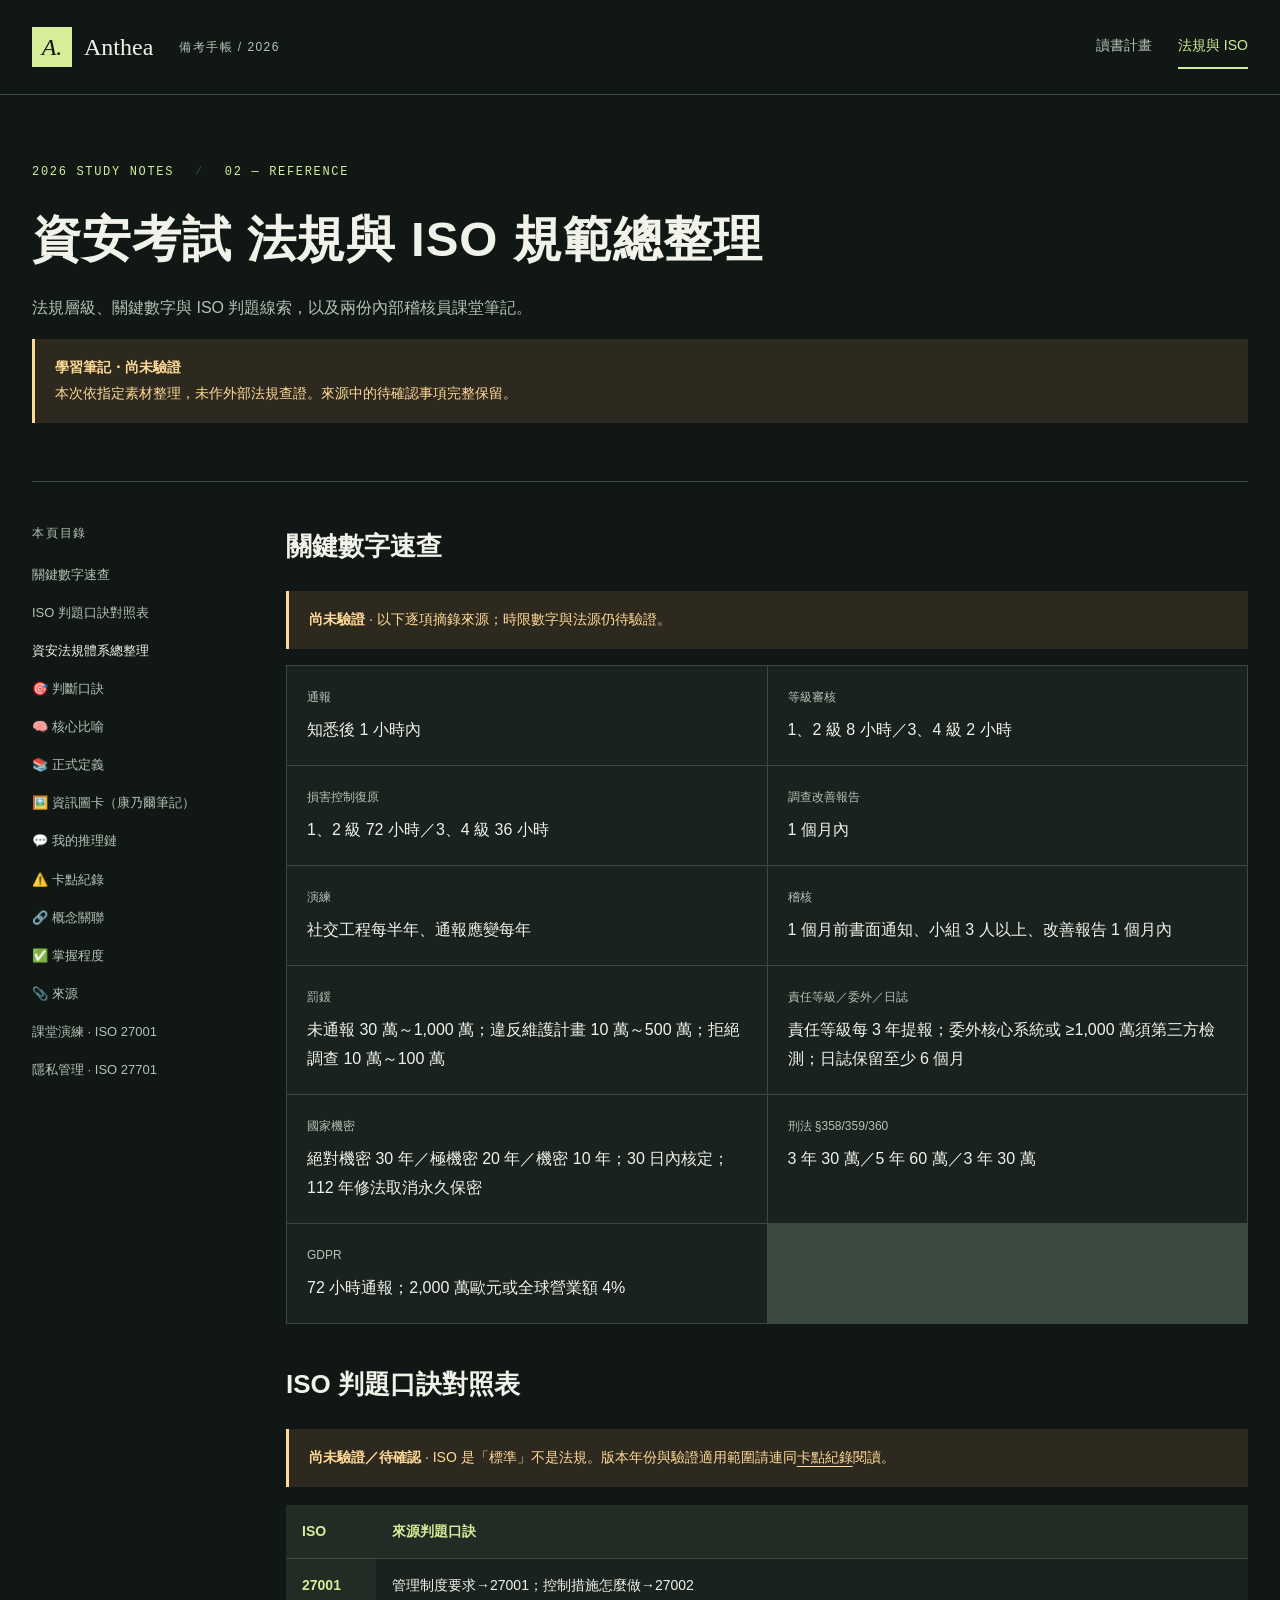
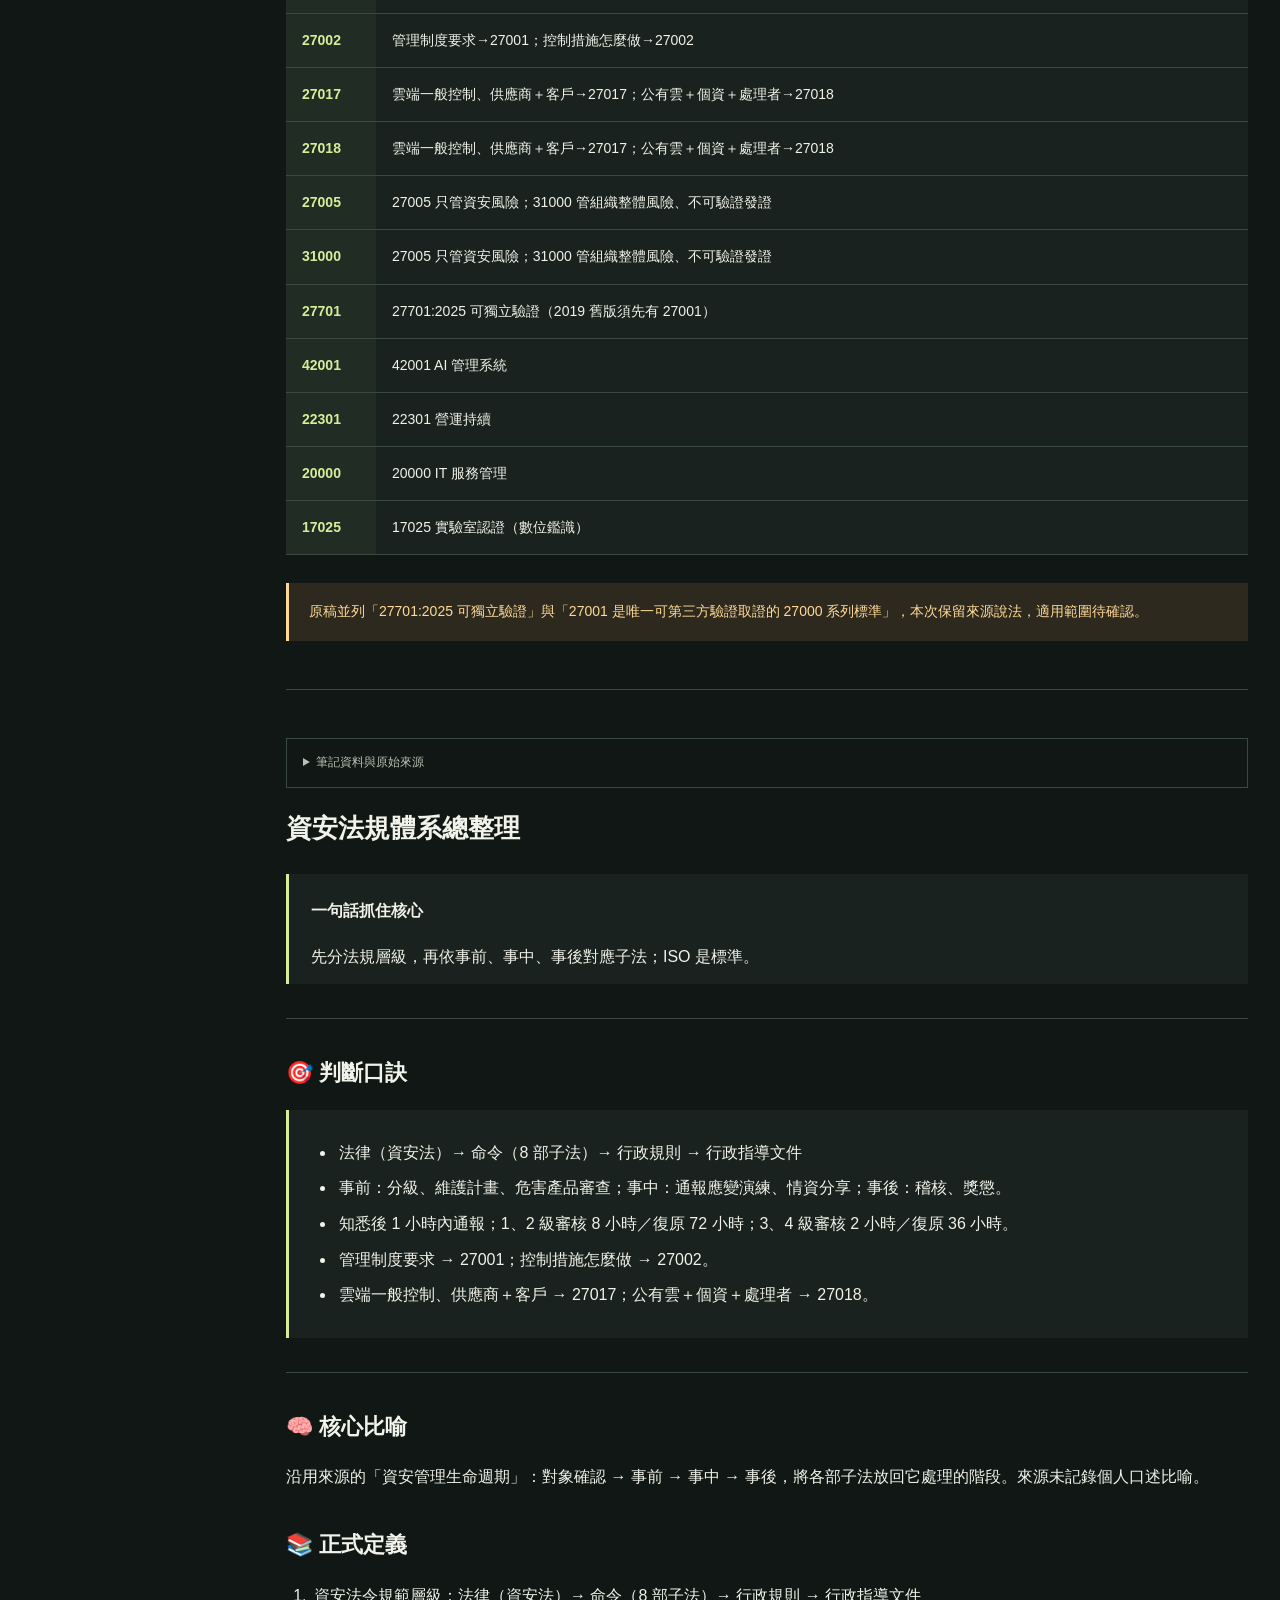
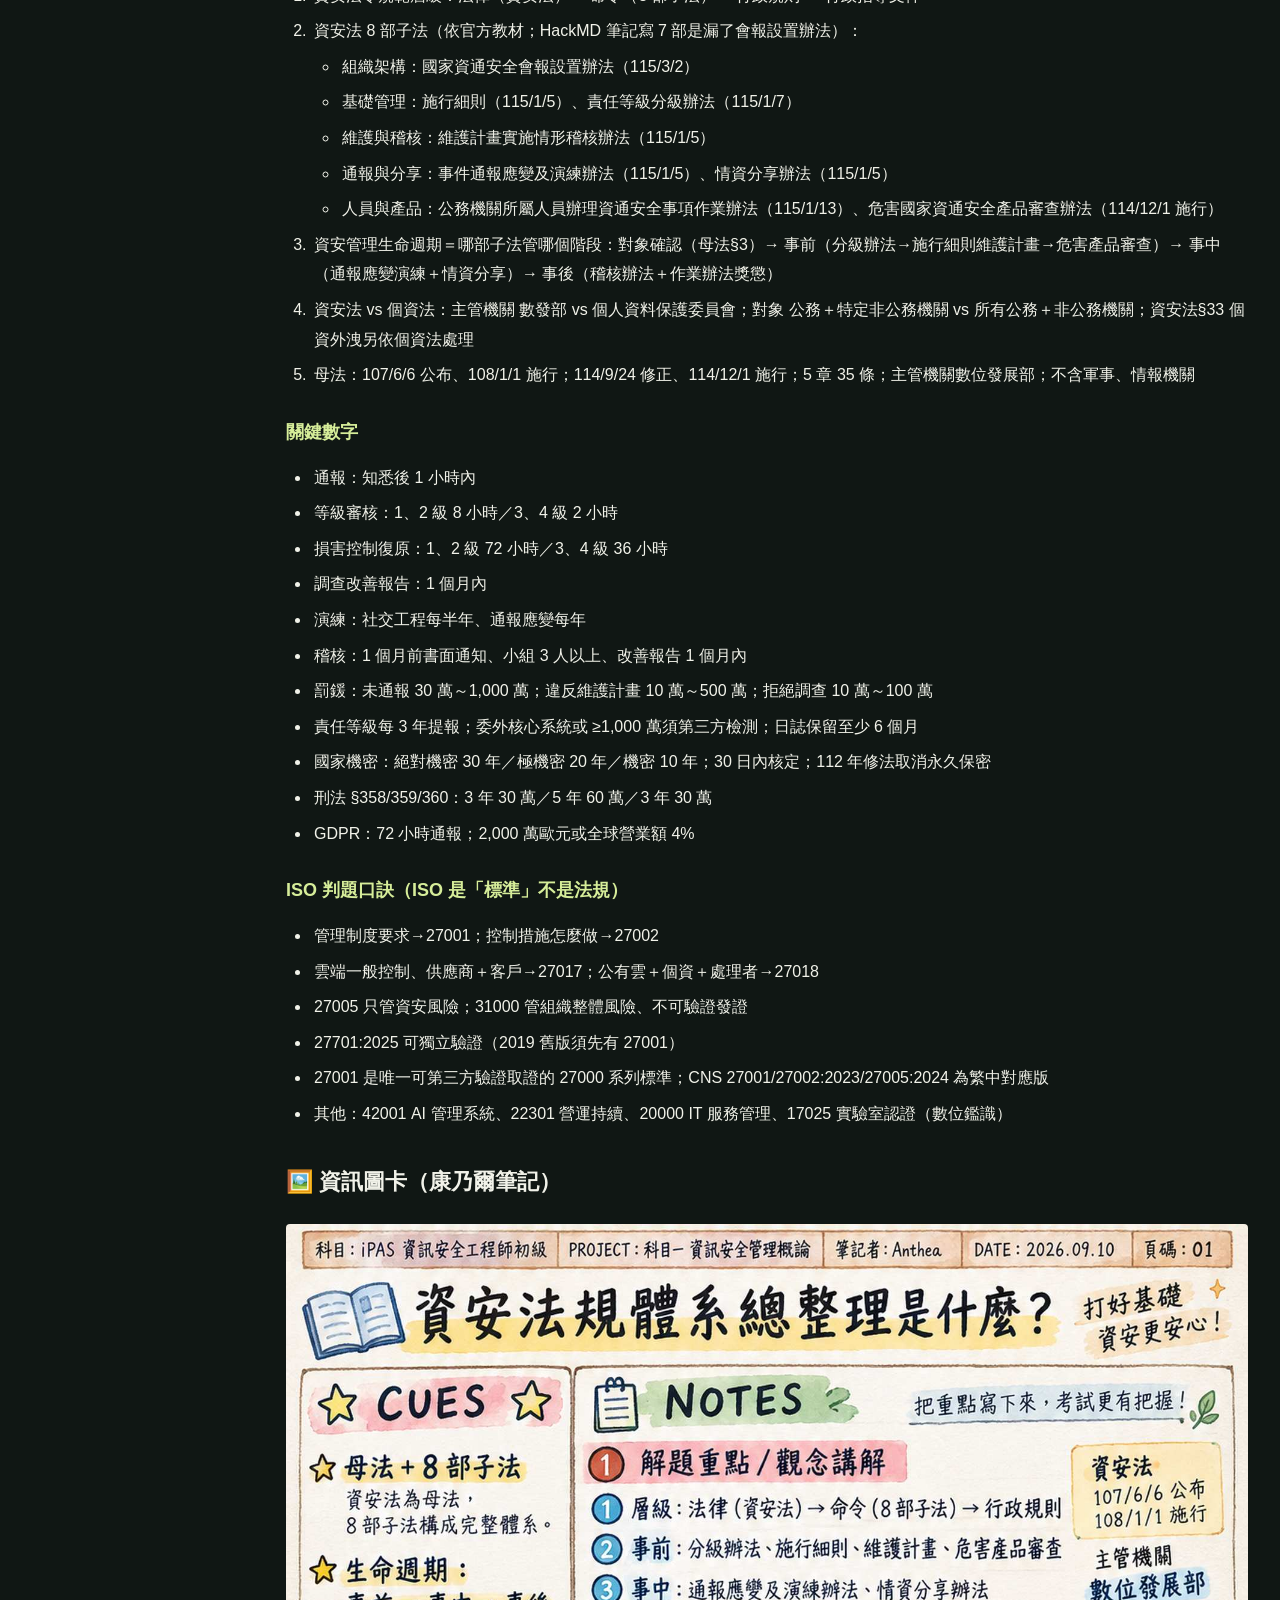
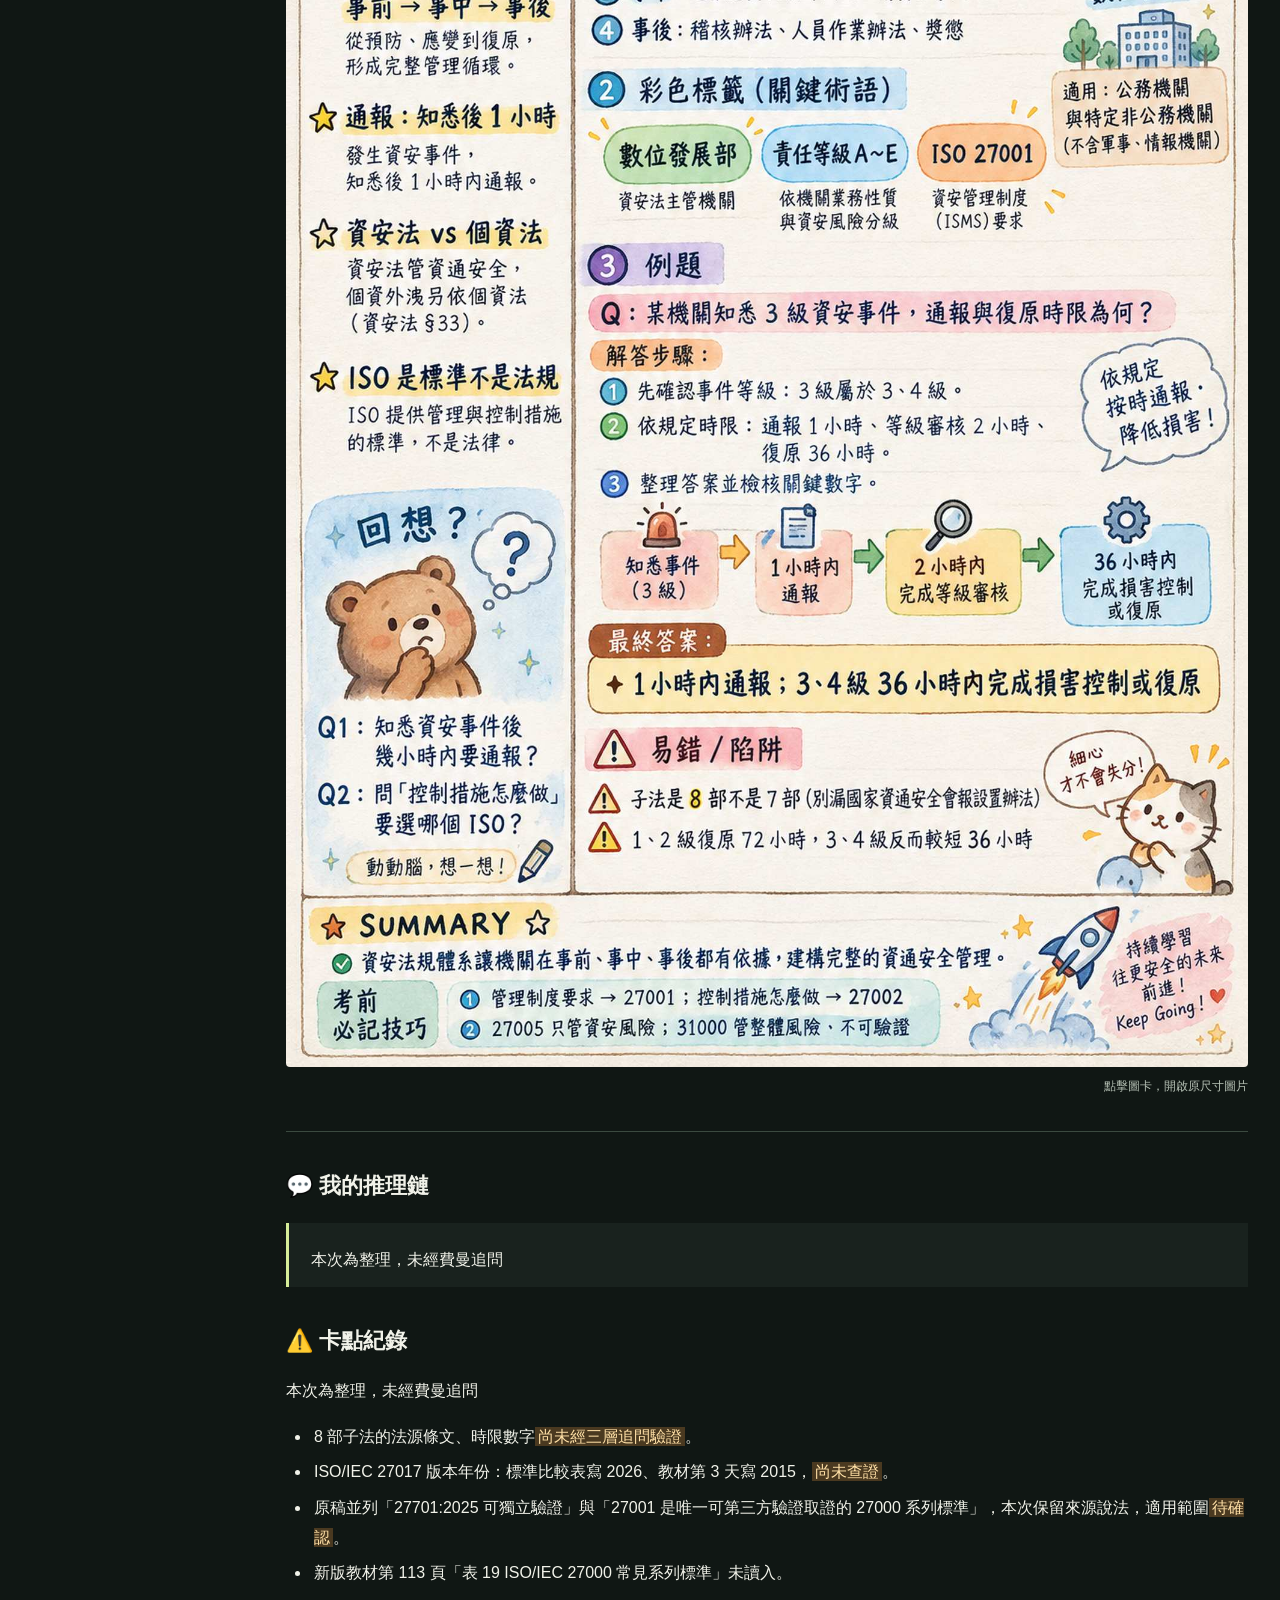
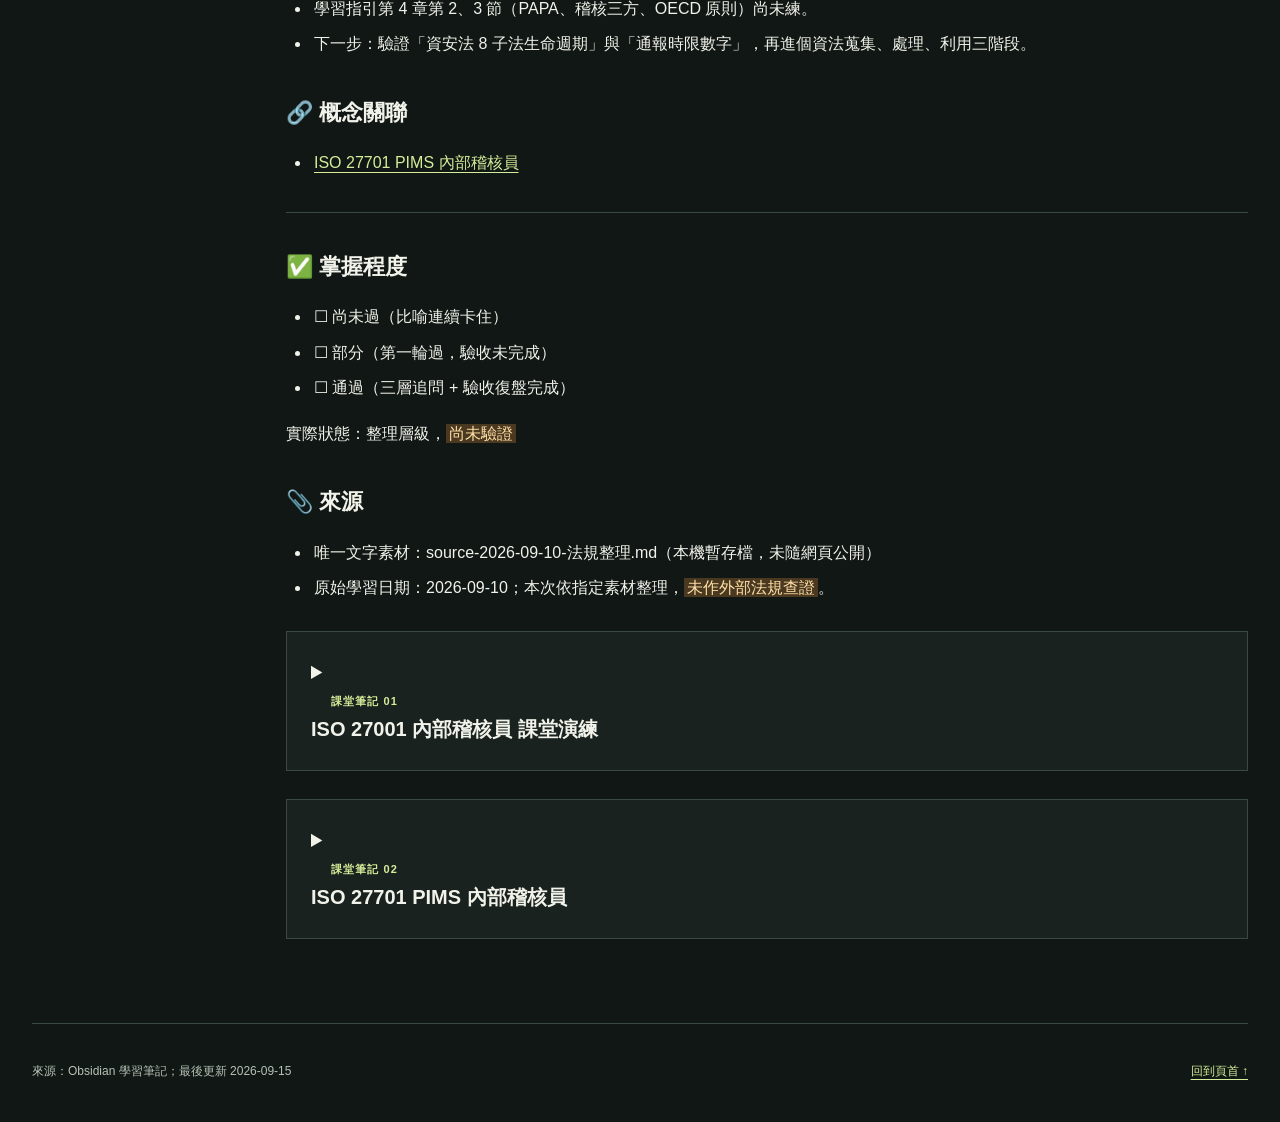
<file: regulations.html>
<!doctype html>
<html lang="zh-Hant">
<head>
<meta charset="utf-8">
<meta name="viewport" content="width=device-width, initial-scale=1">
<meta name="color-scheme" content="dark">
<meta name="description" content="資安考試 法規與 ISO 規範總整理；完整保留 Obsidian 學習筆記與待確認紀錄。">
<title>資安考試 法規與 ISO 規範總整理</title>
<link rel="icon" href="data:,">
<link rel="stylesheet" href="styles.css">
<script src="app.js" defer></script>
</head>
<body class="regulations">
<a class="skip-link" href="#main">跳至主要內容</a>
<header class="site-header"><div class="header-inner">
<a class="brand" href="index.html"><span class="brand-mark" aria-hidden="true">A.</span> Anthea<span class="brand-note">備考手帳 / 2026</span></a>
<nav aria-label="主要導覽"><a href="index.html" >讀書計畫</a><a href="regulations.html" aria-current="page">法規與 ISO</a></nav>
</div></header>
<main id="main">
<section class="hero"><p class="eyebrow">2026 STUDY NOTES <span aria-hidden="true">/</span> 02 — REFERENCE</p>
<h1>資安考試 法規與 ISO 規範總整理</h1><p class="hero-intro">法規層級、關鍵數字與 ISO 判題線索，以及兩份內部稽核員課堂筆記。</p><p class="notice"><strong>學習筆記・尚未驗證</strong><br>本次依指定素材整理，未作外部法規查證。來源中的待確認事項完整保留。</p></section>
<div class="reading-layout"><aside class="page-toc"><nav aria-label="頁內目錄"><p class="toc-label">本頁目錄</p><a href="#quick-numbers">關鍵數字速查</a><a href="#iso-lookup">ISO 判題口訣對照表</a><a href="#law-s1" class="toc-level-2">資安法規體系總整理</a>
<a href="#law-s2" class="toc-level-3">🎯 判斷口訣</a>
<a href="#law-s3" class="toc-level-3">🧠 核心比喻</a>
<a href="#law-s4" class="toc-level-3">📚 正式定義</a>
<a href="#law-s7" class="toc-level-3">🖼️ 資訊圖卡（康乃爾筆記）</a>
<a href="#law-s8" class="toc-level-3">💬 我的推理鏈</a>
<a href="#law-s9" class="toc-level-3">⚠️ 卡點紀錄</a>
<a href="#law-s10" class="toc-level-3">🔗 概念關聯</a>
<a href="#law-s11" class="toc-level-3">✅ 掌握程度</a>
<a href="#law-s12" class="toc-level-3">📎 來源</a><a href="#audit">課堂演練 · ISO 27001</a><a href="#pims">隱私管理 · ISO 27701</a></nav></aside>
<div class="reading-content"><section id="quick-numbers" class="quick-reference"><h2>關鍵數字速查</h2>
<p class="notice"><strong>尚未驗證</strong> · 以下逐項摘錄來源；時限數字與法源仍待驗證。</p>
<dl class="number-grid">
<div><dt>通報</dt><dd>知悉後 1 小時內</dd></div>
<div><dt>等級審核</dt><dd>1、2 級 8 小時／3、4 級 2 小時</dd></div>
<div><dt>損害控制復原</dt><dd>1、2 級 72 小時／3、4 級 36 小時</dd></div>
<div><dt>調查改善報告</dt><dd>1 個月內</dd></div>
<div><dt>演練</dt><dd>社交工程每半年、通報應變每年</dd></div>
<div><dt>稽核</dt><dd>1 個月前書面通知、小組 3 人以上、改善報告 1 個月內</dd></div>
<div><dt>罰鍰</dt><dd>未通報 30 萬～1,000 萬；違反維護計畫 10 萬～500 萬；拒絕調查 10 萬～100 萬</dd></div>
<div><dt>責任等級／委外／日誌</dt><dd>責任等級每 3 年提報；委外核心系統或 ≥1,000 萬須第三方檢測；日誌保留至少 6 個月</dd></div>
<div><dt>國家機密</dt><dd>絕對機密 30 年／極機密 20 年／機密 10 年；30 日內核定；112 年修法取消永久保密</dd></div>
<div><dt>刑法 §358/359/360</dt><dd>3 年 30 萬／5 年 60 萬／3 年 30 萬</dd></div>
<div><dt>GDPR</dt><dd>72 小時通報；2,000 萬歐元或全球營業額 4%</dd></div>
</dl></section>
<section id="iso-lookup"><h2>ISO 判題口訣對照表</h2>
<p class="notice"><strong>尚未驗證／待確認</strong> · ISO 是「標準」不是法規。版本年份與驗證適用範圍請連同<a href="#law-s9">卡點紀錄</a>閱讀。</p>
<div class="table-scroll" role="region" tabindex="0" aria-label="ISO 判題口訣對照表"><table class="data-table iso-table"><thead><tr><th scope="col">ISO</th><th scope="col">來源判題口訣</th></tr></thead><tbody>
<tr><th scope="row">27001</th><td>管理制度要求→27001；控制措施怎麼做→27002</td></tr>
<tr><th scope="row">27002</th><td>管理制度要求→27001；控制措施怎麼做→27002</td></tr>
<tr><th scope="row">27017</th><td>雲端一般控制、供應商＋客戶→27017；公有雲＋個資＋處理者→27018</td></tr>
<tr><th scope="row">27018</th><td>雲端一般控制、供應商＋客戶→27017；公有雲＋個資＋處理者→27018</td></tr>
<tr><th scope="row">27005</th><td>27005 只管資安風險；31000 管組織整體風險、不可驗證發證</td></tr>
<tr><th scope="row">31000</th><td>27005 只管資安風險；31000 管組織整體風險、不可驗證發證</td></tr>
<tr><th scope="row">27701</th><td>27701:2025 可獨立驗證（2019 舊版須先有 27001）</td></tr>
<tr><th scope="row">42001</th><td>42001 AI 管理系統</td></tr>
<tr><th scope="row">22301</th><td>22301 營運持續</td></tr>
<tr><th scope="row">20000</th><td>20000 IT 服務管理</td></tr>
<tr><th scope="row">17025</th><td>17025 實驗室認證（數位鑑識）</td></tr>
</tbody></table></div>
<p class="notice">原稿並列「27701:2025 可獨立驗證」與「27001 是唯一可第三方驗證取證的 27000 系列標準」，本次保留來源說法，適用範圍待確認。</p></section>
<article id="law"><details class="metadata"><summary>筆記資料與原始來源</summary><pre>---
date: 2026-09-10
updated: 2026-09-12
session_origin: Claude Chat 手機 2026-09-10（分享對話）＋Claude Code 補寫 2026-09-11
type: 學習筆記
tags: [費曼學習, iPAS-資訊安全, 資安法規, 資通安全管理法, 個資法, ISO-27001]
description: 整理資安法規層級、8 部子法生命週期、時限數字與 ISO 判題線索；<mark class="warning-mark">尚未驗證</mark>。
aliases: [資安法規總整理, 資安法八子法, 資安法規體系總整理]
subject: I11 資訊安全管理概論
chapter: I11102
chapter_title: 1-2 相關法規概論與遵循
---</pre><p><a href="source/I11102 資安法規體系總整理.md">開啟完整 Markdown 原稿</a></p></details>
<h2 id="law-s1">資安法規體系總整理</h2>
<blockquote>
<p><strong>一句話抓住核心</strong></p>
<p>先分法規層級，再依事前、事中、事後對應子法；ISO 是標準。</p>
</blockquote>
<hr>
<h3 id="law-s2">🎯 判斷口訣</h3>
<blockquote>
<ul>
<li>法律（資安法）→ 命令（8 部子法）→ 行政規則 → 行政指導文件</li>
<li>事前：分級、維護計畫、危害產品審查；事中：通報應變演練、情資分享；事後：稽核、獎懲。</li>
<li>知悉後 1 小時內通報；1、2 級審核 8 小時／復原 72 小時；3、4 級審核 2 小時／復原 36 小時。</li>
<li>管理制度要求 → 27001；控制措施怎麼做 → 27002。</li>
<li>雲端一般控制、供應商＋客戶 → 27017；公有雲＋個資＋處理者 → 27018。</li>
</ul>
</blockquote>
<hr>
<h3 id="law-s3">🧠 核心比喻</h3>
<p>沿用來源的「資安管理生命週期」：對象確認 → 事前 → 事中 → 事後，將各部子法放回它處理的階段。來源未記錄個人口述比喻。</p>
<h3 id="law-s4">📚 正式定義</h3>
<ol>
<li>資安法令規範層級：法律（資安法）→ 命令（8 部子法）→ 行政規則 → 行政指導文件</li>
<li>資安法 8 部子法（依官方教材；HackMD 筆記寫 7 部是漏了會報設置辦法）：
<ul>
<li>組織架構：國家資通安全會報設置辦法（115/3/2）</li>
<li>基礎管理：施行細則（115/1/5）、責任等級分級辦法（115/1/7）</li>
<li>維護與稽核：維護計畫實施情形稽核辦法（115/1/5）</li>
<li>通報與分享：事件通報應變及演練辦法（115/1/5）、情資分享辦法（115/1/5）</li>
<li>人員與產品：公務機關所屬人員辦理資通安全事項作業辦法（115/1/13）、危害國家資通安全產品審查辦法（114/12/1 施行）</li>
</ul></li>
<li>資安管理生命週期＝哪部子法管哪個階段：對象確認（母法§3）→ 事前（分級辦法→施行細則維護計畫→危害產品審查）→ 事中（通報應變演練＋情資分享）→ 事後（稽核辦法＋作業辦法獎懲）</li>
<li>資安法 vs 個資法：主管機關 數發部 vs 個人資料保護委員會；對象 公務＋特定非公務機關 vs 所有公務＋非公務機關；資安法§33 個資外洩另依個資法處理</li>
<li>母法：107/6/6 公布、108/1/1 施行；114/9/24 修正、114/12/1 施行；5 章 35 條；主管機關數位發展部；不含軍事、情報機關</li>
</ol>
<h4 id="law-s5">關鍵數字</h4>
<ul>
<li>通報：知悉後 1 小時內</li>
<li>等級審核：1、2 級 8 小時／3、4 級 2 小時</li>
<li>損害控制復原：1、2 級 72 小時／3、4 級 36 小時</li>
<li>調查改善報告：1 個月內</li>
<li>演練：社交工程每半年、通報應變每年</li>
<li>稽核：1 個月前書面通知、小組 3 人以上、改善報告 1 個月內</li>
<li>罰鍰：未通報 30 萬～1,000 萬；違反維護計畫 10 萬～500 萬；拒絕調查 10 萬～100 萬</li>
<li>責任等級每 3 年提報；委外核心系統或 ≥1,000 萬須第三方檢測；日誌保留至少 6 個月</li>
<li>國家機密：絕對機密 30 年／極機密 20 年／機密 10 年；30 日內核定；112 年修法取消永久保密</li>
<li>刑法 §358/359/360：3 年 30 萬／5 年 60 萬／3 年 30 萬</li>
<li>GDPR：72 小時通報；2,000 萬歐元或全球營業額 4%</li>
</ul>
<h4 id="law-s6">ISO 判題口訣（ISO 是「標準」不是法規）</h4>
<ul>
<li>管理制度要求→27001；控制措施怎麼做→27002</li>
<li>雲端一般控制、供應商＋客戶→27017；公有雲＋個資＋處理者→27018</li>
<li>27005 只管資安風險；31000 管組織整體風險、不可驗證發證</li>
<li>27701:2025 可獨立驗證（2019 舊版須先有 27001）</li>
<li>27001 是唯一可第三方驗證取證的 27000 系列標準；CNS 27001/27002:2023/27005:2024 為繁中對應版</li>
<li>其他：42001 AI 管理系統、22301 營運持續、20000 IT 服務管理、17025 實驗室認證（數位鑑識）</li>
</ul>
<h3 id="law-s7">🖼️ 資訊圖卡（康乃爾筆記）</h3>
<figure><a href="assets/資安法規體系總整理_2026-09-10.png" class="image-link" aria-label="放大：資安法規體系總整理_2026-09-10"><img src="assets/資安法規體系總整理_2026-09-10-web.jpg" width="1600" height="2400" loading="lazy" decoding="async" alt="資安法規體系總整理_2026-09-10"></a><figcaption>點擊圖卡，開啟原尺寸圖片</figcaption></figure>
<hr>
<h3 id="law-s8">💬 我的推理鏈</h3>
<blockquote>
<p>本次為整理，未經費曼追問</p>
</blockquote>
<h3 id="law-s9">⚠️ 卡點紀錄</h3>
<p>本次為整理，未經費曼追問</p>
<ul>
<li>8 部子法的法源條文、時限數字<mark class="warning-mark">尚未經三層追問驗證</mark>。</li>
<li>ISO/IEC 27017 版本年份：標準比較表寫 2026、教材第 3 天寫 2015，<mark class="warning-mark">尚未查證</mark>。</li>
<li>原稿並列「27701:2025 可獨立驗證」與「27001 是唯一可第三方驗證取證的 27000 系列標準」，本次保留來源說法，適用範圍<mark class="warning-mark">待確認</mark>。</li>
<li>新版教材第 113 頁「表 19 ISO/IEC 27000 常見系列標準」未讀入。</li>
<li>學習指引第 4 章第 2、3 節（PAPA、稽核三方、OECD 原則）尚未練。</li>
<li>下一步：驗證「資安法 8 子法生命週期」與「通報時限數字」，再進個資法蒐集、處理、利用三階段。</li>
</ul>
<h3 id="law-s10">🔗 概念關聯</h3>
<ul>
<li><a href="#pims">ISO 27701 PIMS 內部稽核員</a></li>
</ul>
<hr>
<h3 id="law-s11">✅ 掌握程度</h3>
<ul>
<li>☐ 尚未過（比喻連續卡住）</li>
<li>☐ 部分（第一輪過，驗收未完成）</li>
<li>☐ 通過（三層追問 + 驗收復盤完成）</li>
</ul>
<p>實際狀態：整理層級，<mark class="warning-mark">尚未驗證</mark></p>
<h3 id="law-s12">📎 來源</h3>
<ul>
<li>唯一文字素材：source-2026-09-10-法規整理.md（本機暫存檔，未隨網頁公開）</li>
<li>原始學習日期：2026-09-10；本次依指定素材整理，<mark class="warning-mark">未作外部法規查證</mark>。</li>
</ul></article>
<details id="audit" class="chapter"><summary><span class="chapter-kicker">課堂筆記 01</span>ISO 27001 內部稽核員 課堂演練</summary><div class="chapter-body"><details class="metadata"><summary>筆記資料與原始來源</summary><pre>---
date: 2026-08-07
updated: 2026-09-12
session_origin: Claude Chat（課堂）→ Claude Code
type: 學習筆記
tags: [費曼學習, iPAS-資訊安全, ISO-27001, 內部稽核, 查檢表, 條款9, 附錄A控制項]
description: ARES 亞瑞仕 ISO/IEC 27001:2022 內部稽核員課堂演練完整紀錄 — 查檢表開發、情境開單、模擬試題
aliases: [ISO 27001 內部稽核員, ISO 27001:2022, 內部稽核查檢表, ISO 27001 內部稽核員 課堂演練]
subject: I11 資訊安全管理概論
chapter: I11102
chapter_title: 1-2 相關法規概論與遵循
---</pre><p><a href="source/I11102 ISO 27001 內部稽核員 課堂演練.md">開啟完整 Markdown 原稿</a></p></details>
<h2 id="audit-s1">ISO 27001 內部稽核員 課堂演練</h2>
<blockquote>
<p><strong>一句話抓住核心</strong></p>
<p>內部稽核不是照表操課——查檢表要依受稽組織的業務特性客製化，開單前要先確認證據是否齊全，不能急著下判斷。</p>
</blockquote>
<hr>
<h3 id="audit-s2">🎯 判斷口訣</h3>
<blockquote>
<ul>
<li><strong>查檢表客製化</strong>：金融公司側重交易安全法規；交友軟體側重敏感個資、未成年防護</li>
<li><strong>開單三步</strong>：找依據條款 → 判斷主要/次要不符合 → 確認有沒有遺漏的佐證要再查</li>
<li><strong>A.7.5 vs A.6.3</strong>：實體環境防護開單，人員意識訓練是次要引用，不要主客顛倒</li>
<li>稽核重點應涵蓋利害關係人議題，不能只看表面符合性檢查</li>
</ul>
</blockquote>
<hr>
<h3 id="audit-s3">🧠 核心比喻</h3>
<p><strong>內部稽核員 = 房屋檢查員</strong>：不是拿著同一張檢查表走遍所有房子，而是先了解這間房子的用途（銀行金庫 vs 交友軟體機房），再決定要重點檢查哪裡。</p>
<p><strong>開單 = 醫生下診斷</strong>：症狀（現場觀察）→ 對照病歷（條款依據）→ 診斷（主要/次要不符合）→ 但診斷前要確認有沒有漏掉的檢查項目（暫不開單、<mark class="warning-mark">待確認</mark>事項）。</p>
<h3 id="audit-s4">📚 正式定義</h3>
<h4 id="audit-s5">活動 3：查檢表客製化（依業務特性）</h4>
<div class="table-scroll" role="region" tabindex="0" aria-label="活動 3：查檢表客製化（依業務特性）">
<table class="data-table">
<thead><tr>
<th scope="col">條款/控制項</th>
<th scope="col">內容</th>
</tr></thead>
<tbody>
<tr>
<td data-label="條款/控制項">A.5.1</td>
<td data-label="內容">資訊安全政策</td>
</tr>
<tr>
<td data-label="條款/控制項">A.5.3</td>
<td data-label="內容">組織角色、職責與權限</td>
</tr>
<tr>
<td data-label="條款/控制項">本文 6.2</td>
<td data-label="內容">資訊安全目標與實現目標的計劃</td>
</tr>
<tr>
<td data-label="條款/控制項">本文 7.4</td>
<td data-label="內容">溝通</td>
</tr>
<tr>
<td data-label="條款/控制項">本文 7.5.3</td>
<td data-label="內容">文件化資訊的控制</td>
</tr>
<tr>
<td data-label="條款/控制項">本文 9.1</td>
<td data-label="內容">監控、量測、分析和評價</td>
</tr>
</tbody></table>
</div>
<p><strong>情境一（網路銀行軟體開發公司）</strong>：側重金融交易安全與法規遵循</p>
<p><strong>情境二（交友軟體開發公司）</strong>：側重個人敏感資料保護、DPO、未成年防護、帳號刪除後資料處置</p>
<blockquote>
<p>同樣六個條款，兩種業務要問的問題完全不同——這就是查檢表客製化的意義。</p>
</blockquote>
<h4 id="audit-s6">情境題：機房 CO₂ 滅火系統開單演練</h4>
<p>情境：CO₂ 滅火，感測器觸發後 2 分鐘自動噴灑，現場無逃生指示、無氧氣面罩、無消防演練紀錄。</p>
<ul>
<li><strong>開單依據</strong>：A.7.5 防護實體與環境威脅</li>
<li><strong>次要引用</strong>：A.6.3 資訊安全意識、教育及訓練</li>
<li><strong>暫不開單需再確認</strong>：演練紀錄是否由其他單位保管、逃生指示位置、風險評鑑文件、緊急應變程序書、系統維護測試紀錄、替代防護措施</li>
</ul>
<blockquote>
<p>稽核不是看到問題就開單，要先確認證據是否真的齊全——這題練的是「暫不開單」的判斷力，跟 <a href="#pims">ISO 27701 PIMS 內部稽核員</a> 裡的矯正/矯正措施概念相通。</p>
</blockquote>
<h4 id="audit-s7">模擬試題重點（10 題全對）</h4>
<ul>
<li>單選：本文4(B)、本文6(B)、A.5.15(B)、A.8.33反選(D)、A.8.20反選(C)、風險評估頻率(D)</li>
<li>複選：管理程序書(ACD)、條款9佐證(ABC)、條款10改進(ABCF)、實體控制(ABCE)</li>
</ul>
<h3 id="audit-s8">🖼️ 資訊圖卡（康乃爾筆記）</h3>
<figure><a href="assets/ISO 27001 內部稽核員 課堂演練_2026-08-07.png" class="image-link" aria-label="放大：ISO 27001 內部稽核員 課堂演練_2026-08-07"><img src="assets/ISO 27001 內部稽核員 課堂演練_2026-08-07-web.jpg" width="1600" height="2400" loading="lazy" decoding="async" alt="ISO 27001 內部稽核員 課堂演練_2026-08-07"></a><figcaption>點擊圖卡，開啟原尺寸圖片</figcaption></figure>
<hr>
<h3 id="audit-s9">💬 我的推理鏈</h3>
<blockquote>
<p>這次課堂演練最大的收穫是「查檢表客製化」——原本以為稽核查檢表是固定模板，套用到任何公司都一樣，但銀行 vs 交友軟體同樣六個條款要問的問題完全不同。CO₂ 滅火系統那題練的是「不要急著開單」，要先分清楚主要依據和次要引用，還有哪些證據沒確認清楚就先列出來，不能靠猜。</p>
</blockquote>
<h3 id="audit-s10">⚠️ 卡點紀錄</h3>
<ul>
<li>尚無明顯卡點，模擬試題 10 題全對</li>
<li>下次可以練習「暫不開單」情境的判斷邏輯是否能類推到其他控制項（不只 A.7.5）</li>
</ul>
<h3 id="audit-s11">🔗 概念關聯</h3>
<ul>
<li><a href="#pims">ISO 27701 PIMS 內部稽核員</a>（同期課程，矯正 vs 矯正措施的稽核邏輯互通）</li>
<li><span class="unlinked" title="I11101 ISMS 資訊安全管理系統">ISMS 資訊安全管理系統</span>（27001 是 ISMS 的母標準）</li>
<li><span class="unlinked" title="I11101 CIA 三要素">CIA 三要素</span>（A.7.5 實體防護對應可用性 A）</li>
</ul>
<hr>
<h3 id="audit-s12">✅ 掌握程度</h3>
<ul>
<li>☐ 尚未過（比喻連續卡住）</li>
<li>☐ 部分（第一輪過，驗收未完成）</li>
<li>☑ 通過（查檢表客製化＋開單判斷＋模擬試題全對）</li>
</ul></div></details>
<details id="pims" class="chapter"><summary><span class="chapter-kicker">課堂筆記 02</span>ISO 27701 PIMS 內部稽核員</summary><div class="chapter-body"><details class="metadata"><summary>筆記資料與原始來源</summary><pre>---
date: 2026-08-07
updated: 2026-09-12
session_origin: Claude Chat → Claude Code
type: 學習筆記
tags: [費曼學習, iPAS-資訊安全, ISO-27701, PIMS, PII, 內部稽核, 個資法, 隱私管理]
description: ARES 亞瑞仕 ISO/IEC 27701:2025 PIMS 內部稽核員課程完整學習紀錄
aliases: [ISO 27701, PIMS 內部稽核員, 隱私資訊管理系統, ISO 27701 PIMS 內部稽核員]
subject: I11 資訊安全管理概論
chapter: I11103
chapter_title: 1-3 隱私權保護與智慧財產權
---</pre><p><a href="source/I11103 ISO 27701 PIMS 內部稽核員.md">開啟完整 Markdown 原稿</a></p></details>
<h2 id="pims-s1">ISO 27701 PIMS 內部稽核員</h2>
<blockquote>
<p><strong>一句話抓住核心</strong></p>
<p>ISO 27701 是「隱私版的 27001」——在資安管理制度上，再加一層個資保護專用的控制項與角色（控制者 vs 處理者）。</p>
</blockquote>
<hr>
<h3 id="pims-s2">🎯 判斷口訣</h3>
<blockquote>
<ul>
<li><strong>控制者 vs 處理者</strong>：誰決定「為什麼蒐集」→ 控制者；誰受委託「照指示處理」→ 處理者</li>
<li><strong>內部部門 ≠ 處理者</strong>（不是獨立法律實體）</li>
<li><strong>同一組織不同情境可有不同角色</strong>（例：HR 蒐集員工個資 = 控制者，代理商處理客戶名單 = 處理者）</li>
<li><strong>風險 = 衝擊 × 機率</strong>，各 1-4 分，≥12 分 = 不可接受</li>
<li><strong>矯正 ≠ 矯正措施</strong>：矯正修復眼前問題，矯正措施根除原因防再發</li>
</ul>
</blockquote>
<hr>
<h3 id="pims-s3">🧠 核心比喻</h3>
<p><strong>控制者 = 餐廳老闆</strong>：決定菜單、採購食材、決定怎麼料理。</p>
<p><strong>處理者 = 外包廚師</strong>：依老闆指示做菜，不能自己決定菜單。</p>
<p><strong>內部部門 = 廚房裡的員工</strong>：聽老闆指揮，不算「外包」。</p>
<p><strong>矯正 = 撲火</strong>：滅掉眼前的火。</p>
<p><strong>矯正措施 = 裝偵煙器</strong>：讓火不會再發生。</p>
<h3 id="pims-s4">📚 正式定義</h3>
<h4 id="pims-s5">ISO 27701:2025 vs 2019 重大變化</h4>
<div class="table-scroll" role="region" tabindex="0" aria-label="ISO 27701:2025 vs 2019 重大變化">
<table class="data-table">
<thead><tr>
<th scope="col">項目</th>
<th scope="col">2019 版</th>
<th scope="col">2025 版</th>
</tr></thead>
<tbody>
<tr>
<td data-label="項目">獨立驗證</td>
<td data-label="2019 版">必須先有 ISO 27001</td>
<td data-label="2025 版">可獨立驗證</td>
</tr>
<tr>
<td data-label="項目">附錄結構</td>
<td data-label="2019 版">分散</td>
<td data-label="2025 版">Annex A 整併三表</td>
</tr>
<tr>
<td data-label="項目">控制項</td>
<td data-label="2019 版">A.7 控制者 / A.8 處理者</td>
<td data-label="2025 版">A.1 控制者 31 項 / A.2 處理者 18 項 / A.3 共用 29 項</td>
</tr>
</tbody></table>
</div>
<h4 id="pims-s6">PII 角色辨識</h4>
<div class="table-scroll" role="region" tabindex="0" aria-label="PII 角色辨識">
<table class="data-table">
<thead><tr>
<th scope="col">角色</th>
<th scope="col">定義</th>
<th scope="col">範例</th>
</tr></thead>
<tbody>
<tr>
<td data-label="角色"><strong>控制者</strong></td>
<td data-label="定義">決定蒐集目的與處理方式</td>
<td data-label="範例">電商、醫院、銀行</td>
</tr>
<tr>
<td data-label="角色"><strong>處理者</strong></td>
<td data-label="定義">受委託依控制者指示處理</td>
<td data-label="範例">雲端供應商、電子報系統、行銷代理商</td>
</tr>
<tr>
<td data-label="角色"><strong>非處理者</strong></td>
<td data-label="定義">內部部門（非獨立法律實體）</td>
<td data-label="範例">公司 HR、IT 部門</td>
</tr>
</tbody></table>
</div>
<h4 id="pims-s7">控制者核心義務</h4>
<ol>
<li><strong>告知義務</strong>（A.1.3）：蒐集前告知目的、範圍、權利</li>
<li><strong>同意取得</strong>（A.1.2）：明確、自由、特定、知情</li>
<li><strong>最小化</strong>（A.1.4）：只蒐集必要的</li>
<li><strong>保留期限與銷毀</strong>：時間到就刪</li>
<li><strong>跨境傳輸評估</strong>：資料出國要評估</li>
<li><strong>當事人權利回應</strong>：查閱、更正、刪除</li>
<li><strong>委外處理者合約</strong>（A.1.2.7）：白紙黑字寫清楚</li>
</ol>
<h4 id="pims-s8">風險評鑑</h4>
<ul>
<li><strong>風險等級 = 衝擊 × 機率</strong>（各 1-4 分）</li>
<li><strong>不可接受風險</strong>：≥12 分</li>
<li><strong>處理策略</strong>：避免、降低、轉移、接受</li>
</ul>
<h4 id="pims-s9">稽核知識</h4>
<div class="table-scroll" role="region" tabindex="0" aria-label="稽核知識">
<table class="data-table">
<thead><tr>
<th scope="col">概念</th>
<th scope="col">定義</th>
<th scope="col">範例</th>
</tr></thead>
<tbody>
<tr>
<td data-label="概念"><strong>矯正</strong></td>
<td data-label="定義">修復眼前問題</td>
<td data-label="範例">補上遺失的簽核紀錄</td>
</tr>
<tr>
<td data-label="概念"><strong>矯正措施</strong></td>
<td data-label="定義">根因分析＋防再發</td>
<td data-label="範例">建立自動提醒機制</td>
</tr>
<tr>
<td data-label="概念"><strong>主要不符合</strong></td>
<td data-label="定義">系統性失敗</td>
<td data-label="範例">整個部門都沒做風險評鑑</td>
</tr>
<tr>
<td data-label="概念"><strong>次要不符合</strong></td>
<td data-label="定義">偶發缺失</td>
<td data-label="範例">某次會議紀錄漏簽</td>
</tr>
</tbody></table>
</div>
<h4 id="pims-s10">台灣個資法重點</h4>
<ul>
<li><strong>特種個資</strong>（§6）：病歷、健康檢查、犯罪前科 → 門檻更高</li>
<li><strong>求償</strong>：每人每事件 NT$500~20,000，同一事件上限 NT$2 億</li>
</ul>
<h3 id="pims-s11">🖼️ 資訊圖卡（康乃爾筆記）</h3>
<figure><a href="assets/ISO 27701 PIMS 內部稽核員_2026-08-07.png" class="image-link" aria-label="放大：ISO 27701 PIMS 內部稽核員_2026-08-07"><img src="assets/ISO 27701 PIMS 內部稽核員_2026-08-07-web.jpg" width="1600" height="2400" loading="lazy" decoding="async" alt="ISO 27701 PIMS 內部稽核員_2026-08-07"></a><figcaption>點擊圖卡，開啟原尺寸圖片</figcaption></figure>
<hr>
<h3 id="pims-s12">💬 我的推理鏈</h3>
<blockquote>
<p>這堂課最關鍵的收穫是「控制者 vs 處理者」的角色判斷——原本以為只要碰到個資就是處理者，但其實「誰決定目的」才是判斷依據。內部部門不算處理者這點，課間活動 Q1 答錯後印象深刻。風險評鑑的公式很直覺（衝擊 × 機率），重點是 ≥12 分的門檻記住就好。稽核的「矯正 vs 矯正措施」也容易混淆，撲火 vs 裝偵煙器的比喻幫很大。</p>
</blockquote>
<h3 id="pims-s13">⚠️ 卡點紀錄</h3>
<ul>
<li>課間活動 PII 角色判斷 7 題對 5 題：電商（原答控制者→確認是控制者）、銀行（容易混淆外包部門）</li>
<li>True/False Q1 答錯：內部部門 ≠ 處理者（因為不是獨立法律實體）</li>
<li>明文 Email 登入 ≠ 傳輸加密（容易誤認為有加密保護）</li>
<li>課後測驗 Q1 和 Q8 <mark class="warning-mark">待確認</mark></li>
</ul>
<h3 id="pims-s14">🔗 概念關聯</h3>
<ul>
<li><span class="unlinked" title="I11101 CIA 三要素">CIA 三要素</span>（ISO 27701 建立在 27001 的 CIA 基礎上）</li>
<li><span class="unlinked" title="I11101 ISMS 資訊安全管理系統">ISMS 資訊安全管理系統</span>（27701 是 ISMS 的隱私延伸）</li>
<li><span class="unlinked" title="L23401-數據隱私安全與合規">L23401-數據隱私安全與合規</span>（iPAS 科目三隱私章節，與本課高度重疊）</li>
<li><span class="unlinked" title="L22404 資料隱私 K匿名性 l多樣性 t相近性">L22404 資料隱私 K匿名性 l多樣性 t相近性</span>（去識別化技術，與 PII 保護互補）</li>
</ul>
<hr>
<h3 id="pims-s15">✅ 掌握程度</h3>
<ul>
<li>☐ 尚未過（比喻連續卡住）</li>
<li>☑ 部分（課程完成，活動與測驗大部分通過，Q1/Q8 <mark class="warning-mark">待確認</mark>）</li>
<li>☐ 通過（三層追問 + 驗收復盤完成）</li>
</ul></div></details></div></div>
</main>
<footer><p>來源：Obsidian 學習筆記；最後更新 2026-09-15</p><a href="#main">回到頁首 ↑</a></footer>
</body>
</html>
</file>
<file: styles.css>
:root {
  color-scheme: dark;
  --bg: #101714;
  --panel: #19221e;
  --raised: #212c25;
  --line: #3b4a40;
  --text: #f1f2e9;
  --muted: #b7c2b6;
  --lime: #d6ed99;
  --blue: #acd5ed;
  --amber: #ffda97;
}
* { box-sizing: border-box; }
html { scroll-behavior: smooth; scroll-padding-top: 24px; }
body { margin: 0; background: var(--bg); color: var(--text); font: 16px/1.85 "Noto Sans TC", "PingFang TC", "Microsoft JhengHei", sans-serif; overflow-wrap: anywhere; }
a { color: var(--lime); text-underline-offset: 4px; }
a:hover { color: #fff; }
a:focus-visible, summary:focus-visible, [tabindex]:focus-visible { outline: 3px solid var(--lime); outline-offset: 5px; }
button, summary, a { -webkit-tap-highlight-color: transparent; }
p { margin: .65em 0 1em; }
code { font: .88em/1.7 ui-monospace, "SFMono-Regular", Consolas, monospace; color: #e1eccd; }
strong { font-weight: 650; }
.site-header { border-bottom: 1px solid var(--line); }
.header-inner, main, footer { width: min(1240px, calc(100% - 64px)); margin: auto; }
.header-inner { display: flex; justify-content: space-between; align-items: center; gap: 24px; min-height: 94px; }
.brand { display: flex; align-items: center; gap: 12px; color: var(--text); text-decoration: none; font: 24px/1.2 Georgia, serif; }
.brand-mark { display: grid; place-items: center; width: 40px; height: 40px; background: var(--lime); color: var(--bg); font-style: italic; }
.brand-note { margin-left: 14px; font: 12px/1.5 "PingFang TC", sans-serif; letter-spacing: .12em; color: var(--muted); }
.site-header nav { display: flex; gap: 26px; }
.site-header nav a { min-height: 44px; display: flex; align-items: center; font-size: 14px; text-decoration: none; color: var(--muted); border-bottom: 2px solid transparent; }
.site-header nav a[aria-current] { color: var(--lime); border-color: var(--lime); }
.hero { padding: 60px 0 44px; }
.eyebrow { font: 12px/1.5 ui-monospace, monospace; color: var(--lime); letter-spacing: .14em; }
.eyebrow span { margin: 0 12px; color: var(--line); }
h1 { max-width: 900px; margin: 24px 0 20px; font: 600 clamp(30px, 4vw, 49px)/1.4 "Noto Sans TC", "PingFang TC", sans-serif; letter-spacing: .02em; text-wrap: balance; }
.hero-intro { color: var(--muted); }
.countdown-grid { display: grid; grid-template-columns: repeat(2, minmax(0, 1fr)); gap: 20px; margin-top: 32px; }
.countdown { padding: 25px 30px; border: 1px solid var(--line); border-top: 3px solid var(--lime); background: var(--panel); }
.countdown.ai { border-top-color: var(--blue); }
.card-label { margin: 0; font-size: 15px; }
.countdown-value { display: flex; flex-wrap: wrap; align-items: baseline; gap: 12px; margin: 10px 0 0; color: var(--lime); }
.ai .countdown-value { color: var(--blue); }
.countdown-value strong { font: 64px/1.15 Georgia, serif; font-variant-numeric: tabular-nums; }
.countdown-value span { font-size: 14px; }
.exam-date { margin: 12px 0 0; color: var(--muted); font: 12px/1.5 ui-monospace, monospace; }
.progress-panel { margin-top: 28px; }
.progress-heading, .progress-caption { display: flex; justify-content: space-between; align-items: baseline; gap: 12px; }
.progress-heading h2 { margin: 0; font-size: 16px; }
#progress-count { color: var(--lime); font-variant-numeric: tabular-nums; }
progress { appearance: none; display: block; width: 100%; height: 6px; margin: 12px 0; border: 0; background: var(--raised); border-radius: 10px; overflow: hidden; }
progress::-webkit-progress-bar { background: var(--raised); }
progress::-webkit-progress-value { background: var(--lime); }
progress::-moz-progress-bar { background: var(--lime); }
.progress-caption { color: var(--muted); font-size: 12px; }
.progress-caption p { margin: 0; }
.reading-layout { display: grid; grid-template-columns: 210px minmax(0, 1fr); gap: 44px; border-top: 1px solid var(--line); padding-top: 32px; }
.reading-content, .reading-content > *, .chapter-body { min-width: 0; }
.page-toc nav { position: sticky; top: 24px; max-height: calc(100vh - 48px); overflow: auto; }
.toc-label { color: var(--muted); font-size: 12px; letter-spacing: .15em; }
.page-toc a { display: block; color: var(--muted); text-decoration: none; font-size: 13px; line-height: 1.7; padding: 8px 0; }
.page-toc a:hover { color: var(--lime); }
.page-toc .toc-level-2 { color: var(--text); }
.reading-content h2 { font-size: 26px; line-height: 1.6; margin: 12px 0 24px; }
.reading-content h3 { font-size: 22px; line-height: 1.6; margin: 36px 0 18px; }
.reading-content h4 { font-size: 18px; line-height: 1.6; margin: 28px 0 16px; color: var(--lime); }
hr { margin: 34px 0; border: 0; border-top: 1px solid var(--line); }
blockquote { margin: 20px 0; padding: 12px 22px; background: var(--panel); border-left: 3px solid var(--lime); }
blockquote p:last-child { margin-bottom: 0; }
li { padding-left: 3px; margin: 6px 0; }
ul, ol { padding-left: 25px; }
.table-scroll { overflow-x: auto; max-width: 100%; margin: 18px 0 28px; scrollbar-color: var(--line) var(--panel); }
table { border-collapse: collapse; width: 100%; font-size: 14px; line-height: 1.8; text-align: left; }
th { color: var(--lime); background: var(--raised); font-weight: 600; }
th, td { padding: 14px 16px; border-bottom: 1px solid var(--line); vertical-align: top; }
.data-table { min-width: 510px; background: var(--panel); }
.iso-table { min-width: 460px; }
.iso-table th:first-child { width: 90px; font-variant-numeric: tabular-nums; }
.lesson-table { display: block; }
.lesson-table thead { position: absolute; width: 1px; height: 1px; overflow: hidden; clip-path: inset(50%); }
.lesson-table tbody { display: grid; grid-template-columns: repeat(2, minmax(0, 1fr)); gap: 16px; }
.lesson-table tr { display: grid; grid-template-columns: 44px auto 1fr; align-content: start; gap: 4px 14px; background: var(--panel); border: 1px solid var(--line); padding: 20px; }
.lesson-table td { padding: 0; border: 0; }
.lesson-table td:first-of-type { color: var(--muted); font-size: 12px; align-self: center; }
.lesson-table td:first-of-type::before { content: "# "; }
.lesson-table td:nth-of-type(2) { text-align: right; font: 30px/1.3 Georgia, serif; font-variant-numeric: tabular-nums; }
.lesson-table td:nth-of-type(3) { grid-column: 1 / -1; color: var(--text); font-size: 16px; font-weight: 600; min-height: 3.7em; margin: 12px 0 10px; }
.lesson-table td:nth-of-type(n+4) { grid-column: 1 / -1; }
.lesson-table td:nth-of-type(n+4):not(.date-status) { display: grid; grid-template-columns: 3.5em minmax(0, 1fr); gap: 10px; font-size: 13px; }
.lesson-table td:nth-of-type(n+4):not(.date-status)::before { content: attr(data-label); color: var(--muted); font-size: 11px; padding-top: 2px; }
.date-status { font-size: 11px; color: var(--muted); }
.lesson-table .date-status { padding-top: 14px; margin-top: 10px; border-top: 1px solid var(--line); }
.lesson-table tr.is-week { border: 1px solid var(--lime); background: #263124; box-shadow: inset 0 3px 0 var(--lime); }
.is-week .date-status { color: var(--lime); font-weight: 600; }
.badge { display: inline-block; padding: 1px 7px; margin-right: 6px; background: var(--lime); color: var(--bg); font-size: 11px; border-radius: 3px; }
.is-past td:nth-child(2) { color: var(--muted); }
.notice { padding: 16px 20px; border-left: 3px solid var(--amber); background: #2e291e; color: var(--amber); font-size: 14px; }
.notice a { color: var(--amber); }
.warning-mark { background: #4a3920; color: #ffe0a6; padding: 1px 3px; box-decoration-break: clone; }
.number-grid { display: grid; grid-template-columns: repeat(2, minmax(0, 1fr)); gap: 1px; background: var(--line); border: 1px solid var(--line); }
.number-grid > div { background: var(--panel); padding: 20px; }
.number-grid dt { font-size: 12px; color: var(--muted); margin-bottom: 8px; }
.number-grid dd { margin: 0; font-size: 16px; line-height: 1.8; }
.quick-reference { margin-bottom: 40px; }
#law { margin-top: 48px; padding-top: 28px; border-top: 1px solid var(--line); }
.metadata { color: var(--muted); font-size: 12px; margin: 20px 0; border: 1px solid var(--line); padding: 0 16px; }
summary { cursor: pointer; min-height: 48px; padding: 12px 0; }
pre { white-space: pre-wrap; overflow-wrap: anywhere; font: 12px/1.8 ui-monospace, monospace; }
.source-path { word-break: break-all; }
.unlinked { text-decoration: underline dotted; text-underline-offset: 4px; }
figure { margin: 24px 0; }
.image-link { display: block; }
img { display: block; max-width: 100%; width: 100%; height: auto; border-radius: 4px; }
figcaption { color: var(--muted); font-size: 12px; margin-top: 8px; text-align: right; }
.chapter { margin: 28px 0; border: 1px solid var(--line); background: var(--panel); }
.chapter > summary { padding: 22px 24px; font-size: 20px; font-weight: 600; }
.chapter-kicker { font-size: 11px; letter-spacing: .1em; color: var(--lime); display: block; padding-left: 20px; }
.chapter-body { padding: 0 24px 24px; }
.chapter[open] > summary { border-bottom: 1px solid var(--line); }
footer { display: flex; align-items: baseline; justify-content: space-between; gap: 20px; padding: 28px 0; margin-top: 56px; border-top: 1px solid var(--line); font-size: 12px; color: var(--muted); }
.skip-link { position: fixed; top: -100px; left: 16px; padding: 12px; z-index: 10; background: var(--bg); }
.skip-link:focus { top: 12px; }
@media (max-width: 960px) {
  .brand-note { display: none; }
  .reading-layout { grid-template-columns: 1fr; gap: 24px; }
  .page-toc nav { position: static; max-height: none; display: flex; flex-wrap: wrap; gap: 4px 16px; padding-bottom: 20px; border-bottom: 1px solid var(--line); }
  .toc-label { flex: 0 0 100%; margin: 0 0 8px; }
  .page-toc a { padding: 6px 0; }
}
@media (max-width: 600px) {
  .header-inner, main, footer { width: calc(100% - 36px); }
  .header-inner { gap: 12px; min-height: 76px; }
  .brand { gap: 8px; font-size: 20px; }
  .brand-mark { width: 30px; height: 32px; }
  .site-header nav { gap: 15px; }
  .site-header nav a { font-size: 12px; }
  .hero { padding: 34px 0 28px; }
  .eyebrow { font-size: 10px; letter-spacing: .09em; }
  .eyebrow span { margin: 0 6px; }
  h1 { margin: 18px 0; font-size: 30px; }
  .hero-intro { font-size: 14px; }
  .countdown-grid { gap: 10px; margin-top: 24px; }
  .countdown { padding: 16px 13px; }
  .card-label { font-size: 12px; }
  .countdown-value { gap: 5px; }
  .countdown-value strong { font-size: 48px; }
  .countdown-value span { font-size: 11px; }
  .exam-date { font-size: 10px; line-height: 1.8; }
  .progress-caption { display: block; }
  .progress-caption p + p { margin-top: 4px; }
  .lesson-table tbody { grid-template-columns: minmax(0, 1fr); }
  .lesson-table td:nth-of-type(3) { min-height: 0; }
  .reading-content h2 { font-size: 23px; }
  .reading-content h3 { font-size: 21px; }
  .number-grid { grid-template-columns: minmax(0, 1fr); }
  .number-grid > div { padding: 16px; }
  .notice { padding: 14px 16px; }
  .chapter > summary { padding: 18px 15px; font-size: 18px; }
  .chapter-body { padding: 0 15px 20px; }
  blockquote { padding: 12px 16px; }
  footer { display: block; }
}
@media (prefers-reduced-motion: reduce) { html { scroll-behavior: auto; } }

/* Completion controls are confined to the daily plan. */
.completion-grid { display: grid; grid-template-columns: repeat(2, minmax(0, 1fr)); gap: 20px; margin-top: 12px; font-variant-numeric: tabular-nums; }
#completion-security-count { color: var(--lime); }
#completion-ai-count { color: var(--blue); }
#completion-ai-progress::-webkit-progress-value { background: var(--blue); }
#completion-ai-progress::-moz-progress-bar { background: var(--blue); }
.completion-actions { display: flex; flex-wrap: wrap; gap: 8px; }
.completion-actions button { min-height: 36px; padding: 5px 10px; font: inherit; font-size: 12px; color: var(--text); background: var(--panel); border: 1px solid var(--line); border-radius: 4px; cursor: pointer; }
.completion-actions button:hover { border-color: var(--lime); }
.completion-actions button:focus-visible, .completion-cell input:focus-visible { outline: 3px solid var(--lime); outline-offset: 3px; }
.lesson-table .completion-cell { padding: 0; border: 0; background: transparent; align-self: center; }
.completion-cell input { display: block; width: 32px; height: 32px; margin: 0; accent-color: var(--lime); cursor: pointer; }
.lesson-table tr.is-complete td { opacity: .55; text-decoration: line-through; }
</file>
